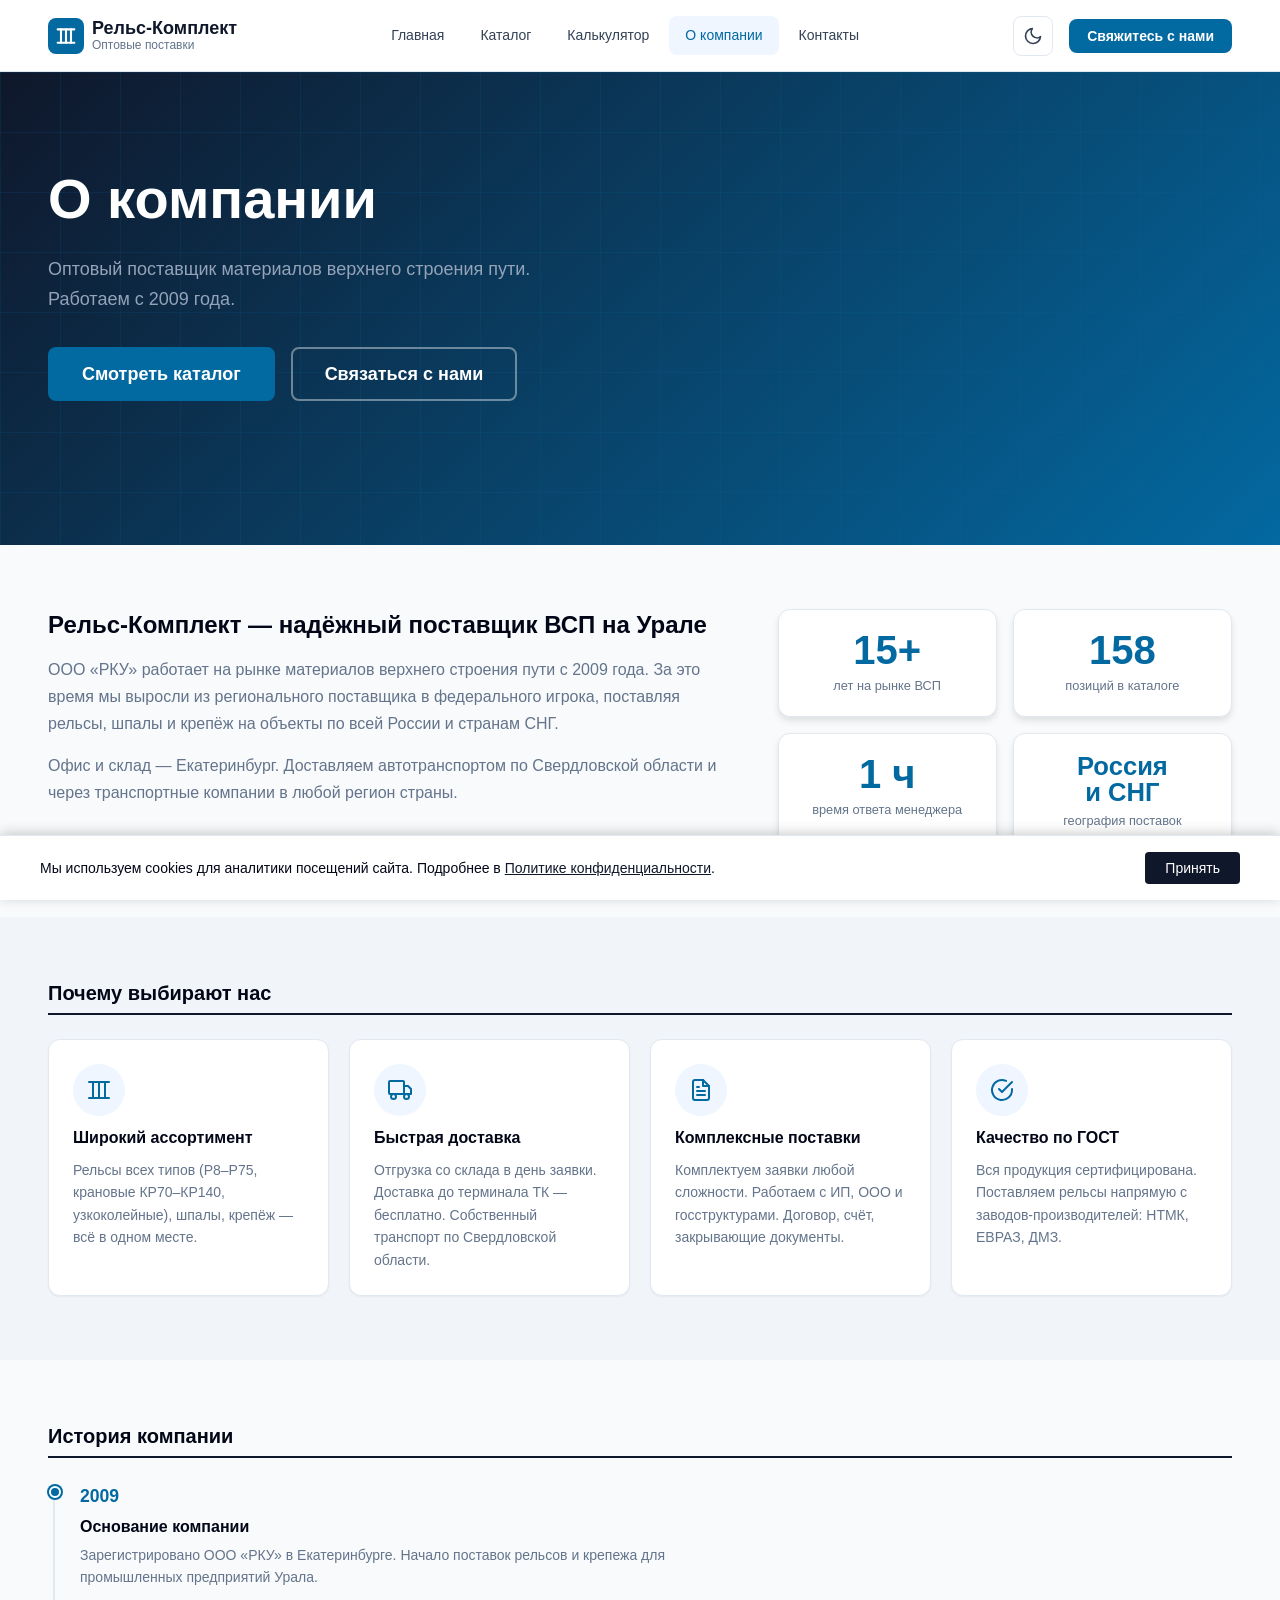
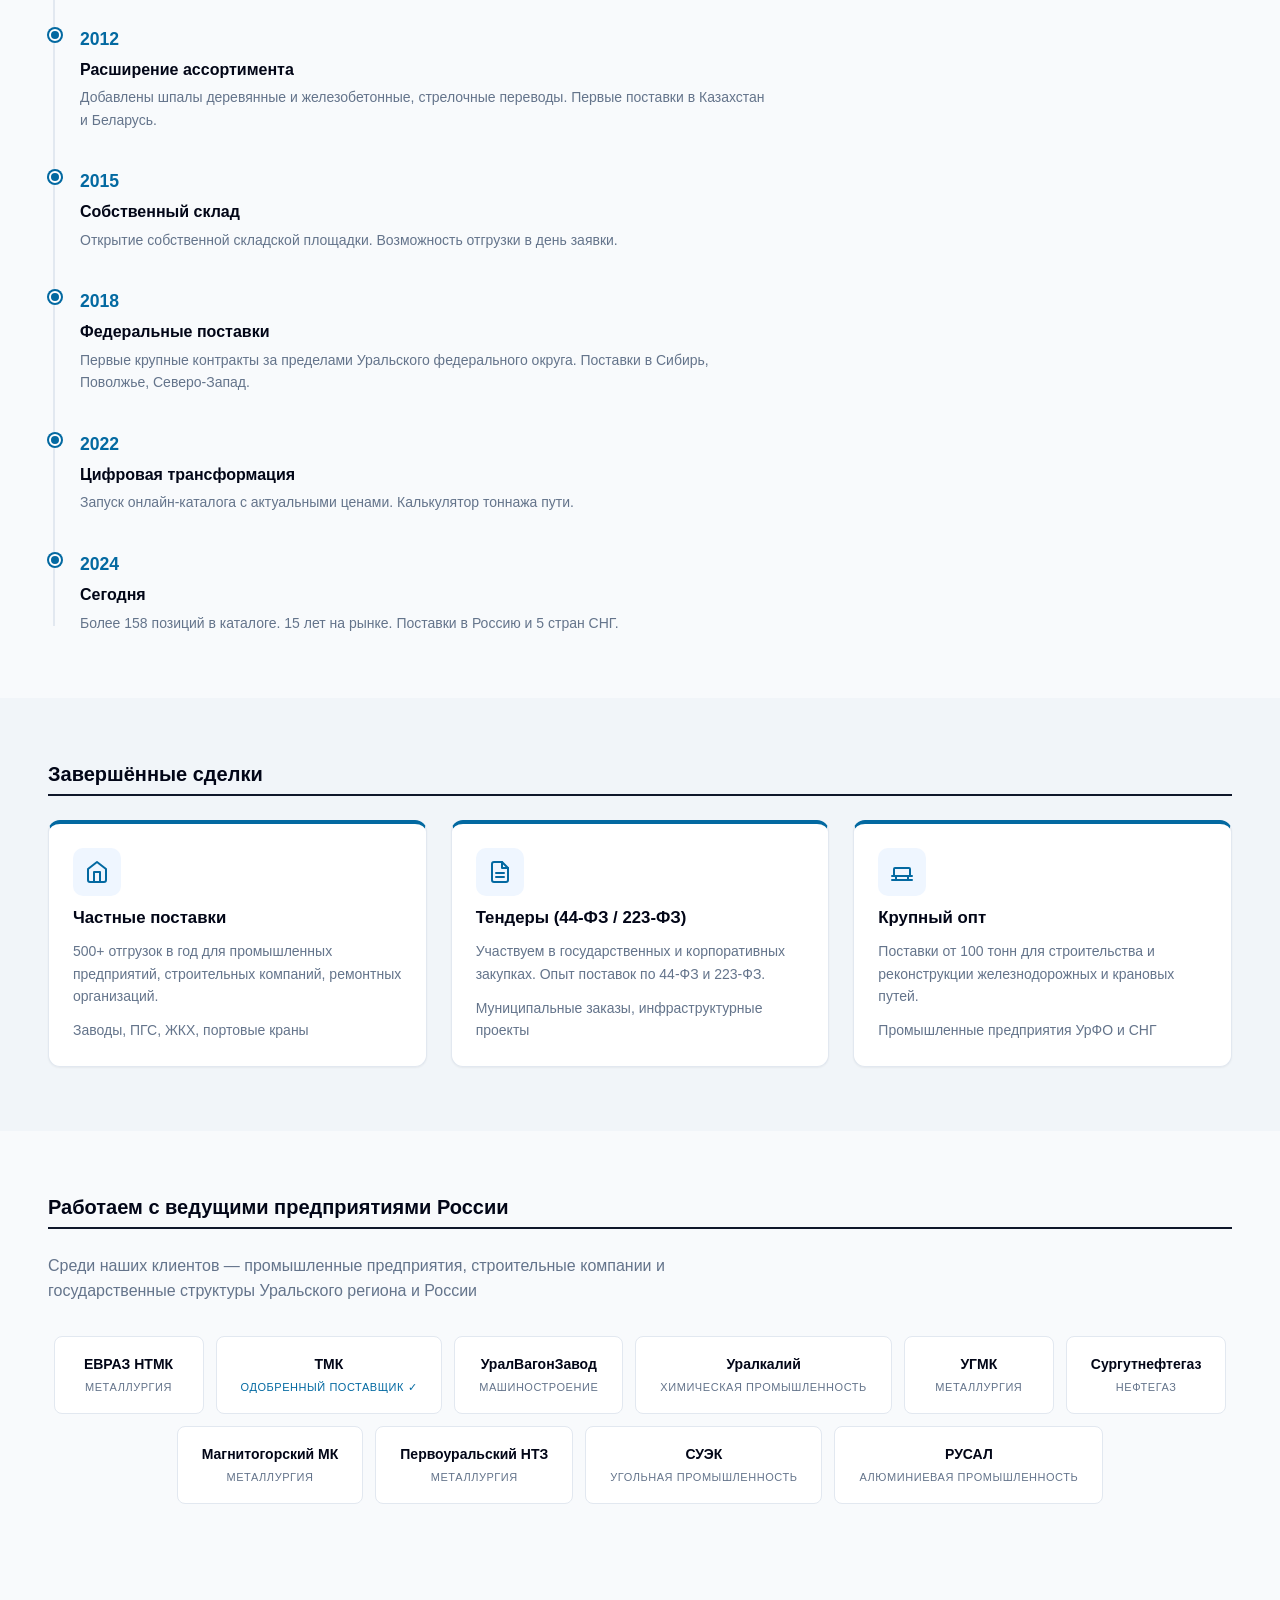
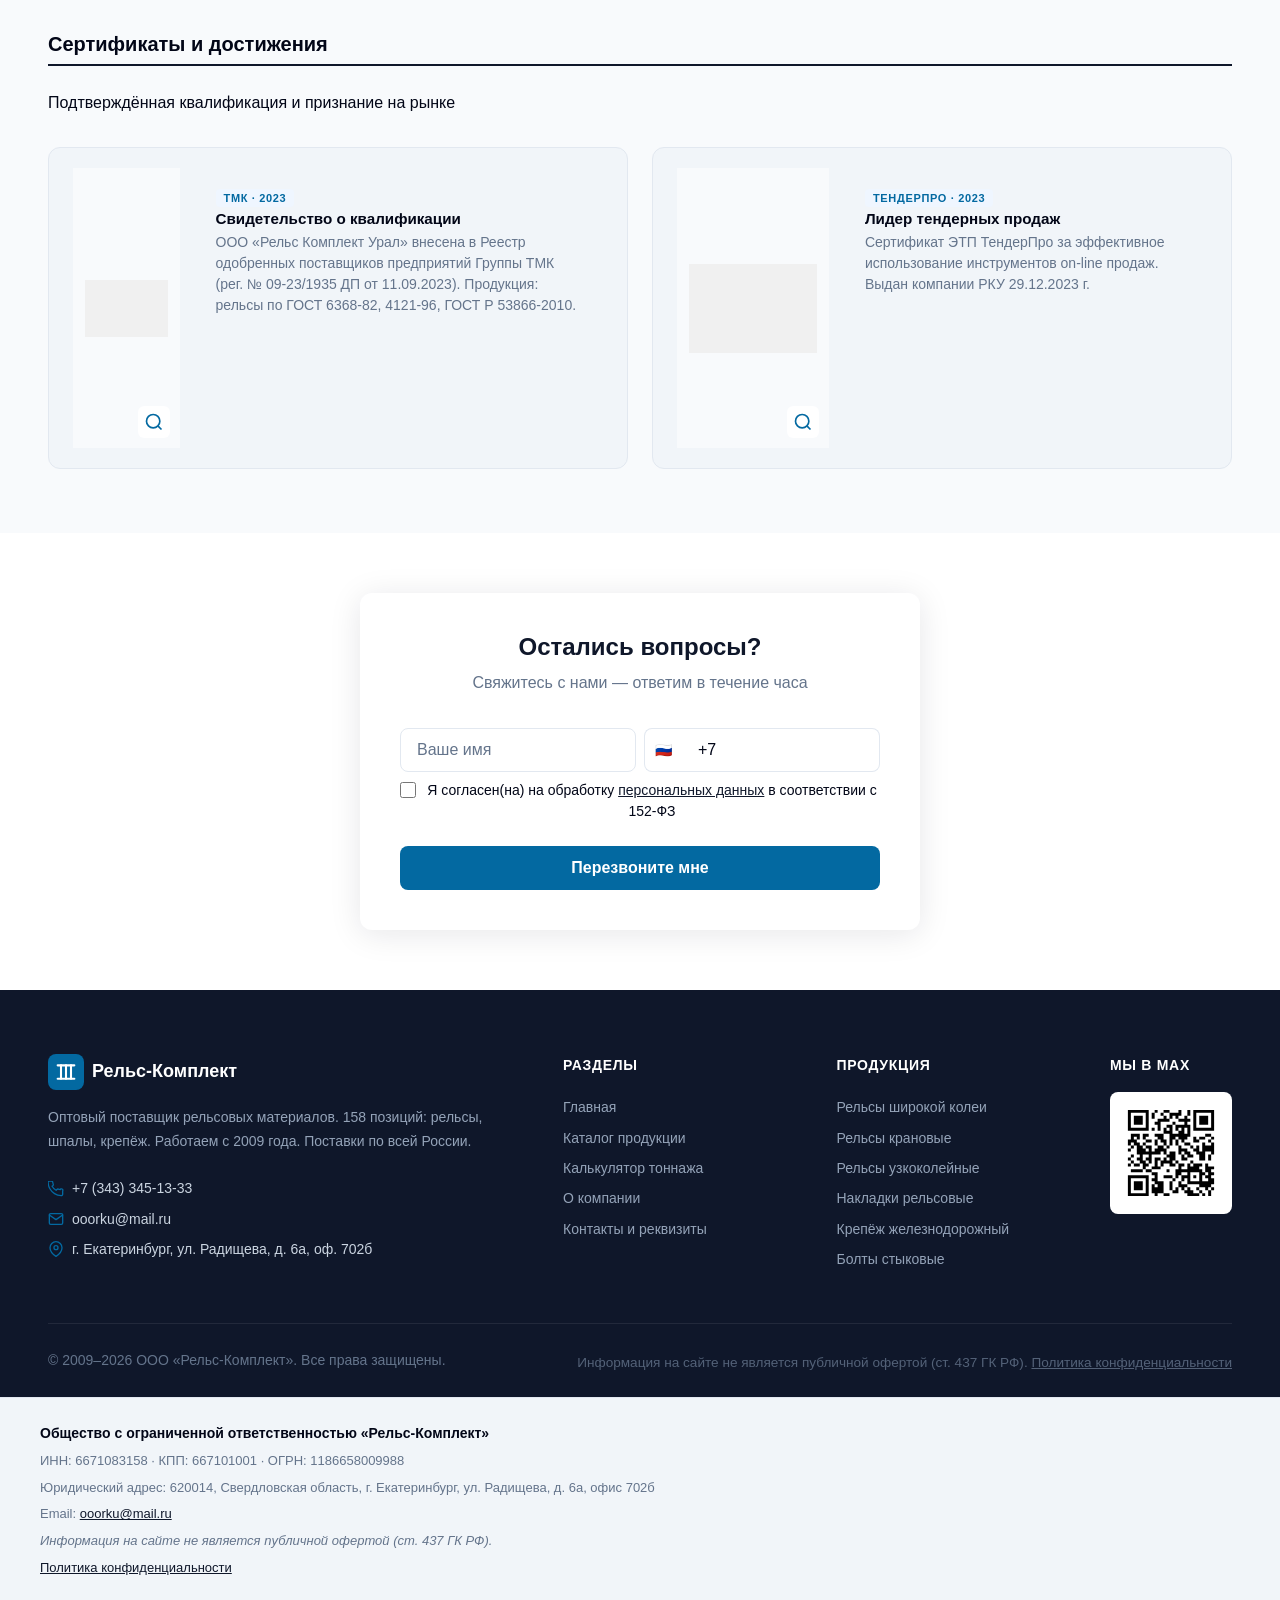
<file: about.html>
<!DOCTYPE html>
<html lang="ru">
<head>
  <script src="assets/js/theme-init.js"></script>
  <meta charset="UTF-8">
  <meta http-equiv="Content-Security-Policy" content="default-src 'self'; script-src 'self' https://cdnjs.cloudflare.com https://cdn.jsdelivr.net https://mc.yandex.ru https://top-fwz1.mail.ru https://smartcaptcha.yandexcloud.net; style-src 'self' 'unsafe-inline' https://fonts.googleapis.com; font-src 'self' https://fonts.gstatic.com; img-src 'self' data: https:; connect-src 'self' https://api.telegram.org https://api.emailjs.com https://mc.yandex.ru https://top-fwz1.mail.ru https://top.mail.ru https://smartcaptcha.yandexcloud.net; frame-src https://yandex.ru https://maps.yandex.ru https://mc.yandex.ru https://smartcaptcha.yandexcloud.net; base-uri 'self'; form-action 'self'">
  <meta name="viewport" content="width=device-width, initial-scale=1.0">
  <meta name="description" content="О компании Рельс-Комплект — оптовый поставщик материалов верхнего строения пути с 2009 года. История, партнёры, сертификаты.">
  <title>О компании — Рельс-Комплект</title>

  <!-- Open Graph -->
  <meta property="og:type" content="website">
  <meta property="og:site_name" content="Рельс-Комплект">
  <meta property="og:title" content="О компании — Рельс-Комплект">
  <meta property="og:description" content="Оптовый поставщик материалов верхнего строения пути с 2009 года. Рельсы, шпалы, крепёж. Поставки по России и СНГ.">
  <meta property="og:url" content="https://rels-komplekt.ru/about.html">

  <link rel="stylesheet" href="assets/css/style.css">
  <link rel="stylesheet" href="assets/css/components.css">
  <link rel="icon" type="image/svg+xml" href="data:image/svg+xml,<svg xmlns='http://www.w3.org/2000/svg' viewBox='0 0 32 32'><rect width='32' height='32' rx='6' fill='%230369A1'/><text y='22' x='6' font-size='20' fill='white' font-family='sans-serif' font-weight='bold'>Р</text></svg>">

  <style>
  /* ─── Стили страницы about.html ──────────────────────────────── */

  /* Секция «Кто мы» */
  .about-intro { display: grid; grid-template-columns: 3fr 2fr; gap: 48px; align-items: start; }
  @media (max-width: 768px) { .about-intro { grid-template-columns: 1fr; } }

  .about-intro__text h2 { font-size: 1.5rem; font-weight: 700; color: var(--color-text); margin-bottom: 16px; line-height: 1.3; }
  .about-intro__text p  { color: var(--color-text-muted); line-height: 1.7; margin-bottom: 14px; }

  /* Карточки-цифры 2×2 */
  .about-stats { display: grid; grid-template-columns: 1fr 1fr; gap: 16px; }
  .about-stat {
    background: var(--color-surface);
    border: 1px solid var(--color-border);
    border-radius: 12px;
    box-shadow: var(--shadow-md);
    padding: 20px 16px; text-align: center;
  }
  .about-stat__value { font-size: 2.5rem; font-weight: 800; color: var(--color-cta); line-height: 1; }
  .about-stat__label { font-size: 0.8rem; color: var(--color-text-muted); margin-top: 6px; }

  /* Карточки «Почему выбирают нас» */
  .about-features { display: grid; grid-template-columns: repeat(4, 1fr); gap: 20px; }
  @media (max-width: 1024px) { .about-features { grid-template-columns: repeat(2, 1fr); } }
  @media (max-width: 600px)  { .about-features { grid-template-columns: 1fr; } }

  .about-feature {
    background: var(--color-surface);
    border: 1px solid var(--color-border);
    border-radius: 12px;
    box-shadow: var(--shadow-sm);
    padding: 24px; display: flex; flex-direction: column; gap: 12px;
  }
  .about-feature__icon {
    width: 52px; height: 52px; border-radius: 50%;
    background: var(--color-tint-blue);
    display: flex; align-items: center; justify-content: center;
    color: var(--color-cta); flex-shrink: 0;
  }
  .about-feature h3 { font-size: 1rem; font-weight: 700; color: var(--color-text); margin: 0; }
  .about-feature p  { font-size: 0.875rem; color: var(--color-text-muted); margin: 0; line-height: 1.6; }

  /* Таймлайн */
  .timeline { position: relative; padding-left: 32px; }
  .timeline::before {
    content: ''; position: absolute; left: 5px; top: 8px;
    bottom: 8px; width: 2px; background: var(--color-border);
  }
  .timeline__item { position: relative; margin-bottom: 36px; }
  .timeline__item:last-child { margin-bottom: 0; }
  .timeline__dot {
    position: absolute; left: -31px; top: 4px;
    width: 12px; height: 12px; border-radius: 50%;
    background: var(--color-cta);
    border: 2px solid var(--color-surface);
    box-shadow: 0 0 0 2px var(--color-cta);
  }
  .timeline__year  { font-weight: 700; color: var(--color-cta); font-size: 1.1rem; margin-bottom: 4px; }
  .timeline__title { font-weight: 600; color: var(--color-text); margin-bottom: 4px; }
  .timeline__text  { font-size: 0.875rem; color: var(--color-text-muted); line-height: 1.6; margin: 0; }

  /* Секция «Завершённые сделки» */
  .about-deals { display: grid; grid-template-columns: repeat(3, 1fr); gap: 24px; }
  @media (max-width: 768px) { .about-deals { grid-template-columns: 1fr; } }

  .deal-card {
    background: var(--color-surface);
    border: 1px solid var(--color-border);
    border-radius: 12px;
    border-top: 4px solid var(--color-cta);
    box-shadow: var(--shadow-sm);
    padding: 24px; display: flex; flex-direction: column; gap: 12px;
  }
  .deal-card__icon {
    width: 48px; height: 48px; border-radius: 10px;
    background: var(--color-tint-blue);
    display: flex; align-items: center; justify-content: center;
    color: var(--color-cta);
  }
  .deal-card h3 { font-size: 1.05rem; font-weight: 700; color: var(--color-text); margin: 0; }
  .deal-card p  { font-size: 0.875rem; color: var(--color-text-muted); margin: 0; line-height: 1.6; }
  .deal-card__examples { font-size: 0.78rem; color: var(--color-text-subtle, #94A3B8); margin: 0; }

  /* Партнёры */
  .partners-grid { display: flex; flex-wrap: wrap; gap: 12px; justify-content: center; }
  .partner-logo {
    border: 1px solid var(--color-border);
    border-radius: 8px;
    padding: 16px 24px;
    background: var(--color-surface);
    display: flex; flex-direction: column; align-items: center; gap: 4px;
    min-width: 150px; transition: box-shadow 0.2s; cursor: default;
  }
  .partner-logo:hover { box-shadow: var(--shadow-md); }
  .partner-name { font-weight: 700; font-size: 14px; color: var(--color-text); text-align: center; }
  .partner-type { font-size: 11px; color: var(--color-text-muted); text-transform: uppercase; letter-spacing: 0.05em; }

  /* Сертификаты */
  .certs-list { display: flex; flex-direction: column; gap: 16px; }
  .cert-card {
    background: var(--color-surface-muted);
    border: 1px solid var(--color-border);
    border-radius: 12px;
    padding: 20px 24px; display: flex; align-items: flex-start; gap: 16px;
  }
  .cert-card__icon {
    width: 44px; height: 44px; border-radius: 10px;
    background: var(--color-tint-blue);
    display: flex; align-items: center; justify-content: center;
    color: var(--color-cta); flex-shrink: 0;
  }
  .cert-card h3 { font-size: 0.95rem; font-weight: 700; color: var(--color-text); margin: 0 0 4px; }
  .cert-card p  { font-size: 0.875rem; color: var(--color-text-muted); margin: 0; line-height: 1.5; }
  </style>
  <link rel="canonical" href="https://rels-komplekt.ru/about.html">
  <link rel="stylesheet" href="/assets/css/cookie-banner.css">
  <link rel="stylesheet" href="/assets/css/footer-legal.css">
</head>
<body>

  <!-- Шапка вставляется через loadComponents() из main.js -->
  <div id="header-placeholder"></div>

  <main id="main-content">

    <!-- ══════════════════════════════════════════════════════════
         1. HERO
    ══════════════════════════════════════════════════════════ -->
    <section class="hero" aria-labelledby="about-hero-title">
      <div class="container">
        <div class="hero__inner">
          <div class="hero__content">
            <h1 class="hero__title" id="about-hero-title">О компании</h1>
            <p class="hero__subtitle">
              Оптовый поставщик материалов верхнего строения пути.<br>
              Работаем с 2009 года.
            </p>
            <div class="hero__actions">
              <a href="catalog.html" class="btn btn-primary btn-lg">Смотреть каталог</a>
              <a href="contacts.html" class="btn btn-outline-white btn-lg">Связаться с нами</a>
            </div>
          </div>
        </div>
      </div>
    </section>

    <!-- ══════════════════════════════════════════════════════════
         2. КТО МЫ
    ══════════════════════════════════════════════════════════ -->
    <section class="section" aria-labelledby="about-who-title">
      <div class="container">
        <div class="about-intro">

          <!-- Левая колонка: текст -->
          <div class="about-intro__text">
            <h2 id="about-who-title">Рельс-Комплект — надёжный поставщик ВСП на Урале</h2>
            <p>ООО «РКУ» работает на рынке материалов верхнего строения пути с 2009 года.
            За это время мы выросли из регионального поставщика в федерального игрока,
            поставляя рельсы, шпалы и крепёж на объекты по всей России и странам СНГ.</p>
            <p>Офис и склад — Екатеринбург. Доставляем автотранспортом по Свердловской области
            и через транспортные компании в любой регион страны.</p>
          </div>

          <!-- Правая колонка: карточки-цифры 2×2 -->
          <div class="about-stats" role="list" aria-label="Ключевые показатели">
            <div class="about-stat" role="listitem">
              <div class="about-stat__value">15+</div>
              <div class="about-stat__label">лет на рынке ВСП</div>
            </div>
            <div class="about-stat" role="listitem">
              <div class="about-stat__value">158</div>
              <div class="about-stat__label">позиций в каталоге</div>
            </div>
            <div class="about-stat" role="listitem">
              <div class="about-stat__value">1 ч</div>
              <div class="about-stat__label">время ответа менеджера</div>
            </div>
            <div class="about-stat" role="listitem">
              <div class="about-stat__value" style="font-size:1.6rem;">Россия<br>и СНГ</div>
              <div class="about-stat__label">география поставок</div>
            </div>
          </div>

        </div>
      </div>
    </section>

    <!-- ══════════════════════════════════════════════════════════
         3. ПОЧЕМУ ВЫБИРАЮТ НАС
    ══════════════════════════════════════════════════════════ -->
    <section class="section section--muted" aria-labelledby="about-why-title">
      <div class="container">
        <h2 class="section-title" id="about-why-title">Почему выбирают нас</h2>

        <div class="about-features">

          <!-- Широкий ассортимент -->
          <div class="about-feature">
            <div class="about-feature__icon" aria-hidden="true">
              <svg width="24" height="24" viewBox="0 0 24 24" fill="none" stroke="currentColor" stroke-width="2" stroke-linecap="round" stroke-linejoin="round">
                <line x1="2" y1="20" x2="22" y2="20"/>
                <line x1="2" y1="4" x2="22" y2="4"/>
                <line x1="6" y1="4" x2="6" y2="20"/>
                <line x1="12" y1="4" x2="12" y2="20"/>
                <line x1="18" y1="4" x2="18" y2="20"/>
              </svg>
            </div>
            <h3>Широкий ассортимент</h3>
            <p>Рельсы всех типов (Р8–Р75, крановые КР70–КР140, узкоколейные),
            шпалы, крепёж — всё в одном месте.</p>
          </div>

          <!-- Быстрая доставка -->
          <div class="about-feature">
            <div class="about-feature__icon" aria-hidden="true">
              <svg width="24" height="24" viewBox="0 0 24 24" fill="none" stroke="currentColor" stroke-width="2" stroke-linecap="round" stroke-linejoin="round">
                <rect x="1" y="3" width="15" height="13" rx="1"/>
                <path d="M16 8h4l3 3v5h-7V8z"/>
                <circle cx="5.5" cy="18.5" r="2.5"/>
                <circle cx="18.5" cy="18.5" r="2.5"/>
              </svg>
            </div>
            <h3>Быстрая доставка</h3>
            <p>Отгрузка со склада в день заявки. Доставка до терминала ТК — бесплатно.
            Собственный транспорт по Свердловской области.</p>
          </div>

          <!-- Комплексные поставки -->
          <div class="about-feature">
            <div class="about-feature__icon" aria-hidden="true">
              <svg width="24" height="24" viewBox="0 0 24 24" fill="none" stroke="currentColor" stroke-width="2" stroke-linecap="round" stroke-linejoin="round">
                <path d="M14 2H6a2 2 0 00-2 2v16a2 2 0 002 2h12a2 2 0 002-2V8z"/>
                <polyline points="14 2 14 8 20 8"/>
                <line x1="16" y1="13" x2="8" y2="13"/>
                <line x1="16" y1="17" x2="8" y2="17"/>
                <polyline points="10 9 9 9 8 9"/>
              </svg>
            </div>
            <h3>Комплексные поставки</h3>
            <p>Комплектуем заявки любой сложности. Работаем с ИП, ООО и госструктурами.
            Договор, счёт, закрывающие документы.</p>
          </div>

          <!-- Качество по ГОСТ -->
          <div class="about-feature">
            <div class="about-feature__icon" aria-hidden="true">
              <svg width="24" height="24" viewBox="0 0 24 24" fill="none" stroke="currentColor" stroke-width="2" stroke-linecap="round" stroke-linejoin="round">
                <path d="M22 11.08V12a10 10 0 11-5.93-9.14"/>
                <polyline points="22 4 12 14.01 9 11.01"/>
              </svg>
            </div>
            <h3>Качество по ГОСТ</h3>
            <p>Вся продукция сертифицирована. Поставляем рельсы напрямую с заводов-производителей:
            НТМК, ЕВРАЗ, ДМЗ.</p>
          </div>

        </div>
      </div>
    </section>

    <!-- ══════════════════════════════════════════════════════════
         4. ИСТОРИЯ КОМПАНИИ — ТАЙМЛАЙН
    ══════════════════════════════════════════════════════════ -->
    <section class="section" aria-labelledby="about-history-title">
      <div class="container">
        <h2 class="section-title" id="about-history-title">История компании</h2>

        <div class="timeline" role="list" style="max-width: 720px;">

          <div class="timeline__item" role="listitem">
            <div class="timeline__dot" aria-hidden="true"></div>
            <div class="timeline__year">2009</div>
            <div class="timeline__title">Основание компании</div>
            <p class="timeline__text">Зарегистрировано ООО «РКУ» в Екатеринбурге. Начало поставок рельсов
            и крепежа для промышленных предприятий Урала.</p>
          </div>

          <div class="timeline__item" role="listitem">
            <div class="timeline__dot" aria-hidden="true"></div>
            <div class="timeline__year">2012</div>
            <div class="timeline__title">Расширение ассортимента</div>
            <p class="timeline__text">Добавлены шпалы деревянные и железобетонные, стрелочные переводы.
            Первые поставки в Казахстан и Беларусь.</p>
          </div>

          <div class="timeline__item" role="listitem">
            <div class="timeline__dot" aria-hidden="true"></div>
            <div class="timeline__year">2015</div>
            <div class="timeline__title">Собственный склад</div>
            <p class="timeline__text">Открытие собственной складской площадки. Возможность отгрузки в день заявки.</p>
          </div>

          <div class="timeline__item" role="listitem">
            <div class="timeline__dot" aria-hidden="true"></div>
            <div class="timeline__year">2018</div>
            <div class="timeline__title">Федеральные поставки</div>
            <p class="timeline__text">Первые крупные контракты за пределами Уральского федерального округа.
            Поставки в Сибирь, Поволжье, Северо-Запад.</p>
          </div>

          <div class="timeline__item" role="listitem">
            <div class="timeline__dot" aria-hidden="true"></div>
            <div class="timeline__year">2022</div>
            <div class="timeline__title">Цифровая трансформация</div>
            <p class="timeline__text">Запуск онлайн-каталога с актуальными ценами. Калькулятор тоннажа пути.</p>
          </div>

          <div class="timeline__item" role="listitem">
            <div class="timeline__dot" aria-hidden="true"></div>
            <div class="timeline__year">2024</div>
            <div class="timeline__title">Сегодня</div>
            <p class="timeline__text">Более 158 позиций в каталоге. 15 лет на рынке. Поставки в Россию и 5 стран СНГ.</p>
          </div>

        </div>
      </div>
    </section>

    <!-- ══════════════════════════════════════════════════════════
         5. ЗАВЕРШЁННЫЕ СДЕЛКИ
    ══════════════════════════════════════════════════════════ -->
    <section class="section section--muted" aria-labelledby="about-deals-title">
      <div class="container">
        <h2 class="section-title" id="about-deals-title">Завершённые сделки</h2>

        <div class="about-deals">

          <!-- Частные поставки -->
          <div class="deal-card">
            <div class="deal-card__icon" aria-hidden="true">
              <svg width="24" height="24" viewBox="0 0 24 24" fill="none" stroke="currentColor" stroke-width="2" stroke-linecap="round" stroke-linejoin="round">
                <path d="M3 9l9-7 9 7v11a2 2 0 01-2 2H5a2 2 0 01-2-2z"/>
                <polyline points="9 22 9 12 15 12 15 22"/>
              </svg>
            </div>
            <h3>Частные поставки</h3>
            <p>500+ отгрузок в год для промышленных предприятий,
            строительных компаний, ремонтных организаций.</p>
            <p class="deal-card__examples">Заводы, ПГС, ЖКХ, портовые краны</p>
          </div>

          <!-- Тендеры -->
          <div class="deal-card">
            <div class="deal-card__icon" aria-hidden="true">
              <svg width="24" height="24" viewBox="0 0 24 24" fill="none" stroke="currentColor" stroke-width="2" stroke-linecap="round" stroke-linejoin="round">
                <path d="M14 2H6a2 2 0 00-2 2v16a2 2 0 002 2h12a2 2 0 002-2V8z"/>
                <polyline points="14 2 14 8 20 8"/>
                <line x1="16" y1="13" x2="8" y2="13"/>
                <line x1="16" y1="17" x2="8" y2="17"/>
              </svg>
            </div>
            <h3>Тендеры (44-ФЗ / 223-ФЗ)</h3>
            <p>Участвуем в государственных и корпоративных закупках.
            Опыт поставок по 44-ФЗ и 223-ФЗ.</p>
            <p class="deal-card__examples">Муниципальные заказы, инфраструктурные проекты</p>
          </div>

          <!-- Крупный опт -->
          <div class="deal-card">
            <div class="deal-card__icon" aria-hidden="true">
              <svg width="24" height="24" viewBox="0 0 24 24" fill="none" stroke="currentColor" stroke-width="2" stroke-linecap="round" stroke-linejoin="round">
                <line x1="2" y1="20" x2="22" y2="20"/>
                <line x1="2" y1="16" x2="22" y2="16"/>
                <line x1="6" y1="16" x2="6" y2="20"/>
                <line x1="18" y1="16" x2="18" y2="20"/>
                <rect x="4" y="8" width="16" height="8" rx="1"/>
              </svg>
            </div>
            <h3>Крупный опт</h3>
            <p>Поставки от 100 тонн для строительства и реконструкции
            железнодорожных и крановых путей.</p>
            <p class="deal-card__examples">Промышленные предприятия УрФО и СНГ</p>
          </div>

        </div>
      </div>
    </section>

    <!-- ══════════════════════════════════════════════════════════
         6. НАШИ ПАРТНЁРЫ
    ══════════════════════════════════════════════════════════ -->
    <section class="section" aria-labelledby="about-partners-title">
      <div class="container">
        <h2 class="section-title" id="about-partners-title">Работаем с ведущими предприятиями России</h2>
        <p style="color:var(--color-text-muted); margin-bottom:32px; max-width:720px;">
          Среди наших клиентов — промышленные предприятия, строительные компании
          и государственные структуры Уральского региона и России
        </p>

        <!-- TODO: заменить на реальные логотипы клиента -->
        <div class="partners-grid" aria-label="Партнёры компании">

          <div class="partner-logo">
            <span class="partner-name">ЕВРАЗ НТМК</span>
            <span class="partner-type">Металлургия</span>
          </div>
          <div class="partner-logo partner-logo--verified">
            <span class="partner-name">ТМК</span>
            <span class="partner-type">Одобренный поставщик ✓</span>
          </div>
          <div class="partner-logo">
            <span class="partner-name">УралВагонЗавод</span>
            <span class="partner-type">Машиностроение</span>
          </div>
          <div class="partner-logo">
            <span class="partner-name">Уралкалий</span>
            <span class="partner-type">Химическая промышленность</span>
          </div>
          <div class="partner-logo">
            <span class="partner-name">УГМК</span>
            <span class="partner-type">Металлургия</span>
          </div>

          <div class="partner-logo">
            <span class="partner-name">Сургутнефтегаз</span>
            <span class="partner-type">Нефтегаз</span>
          </div>
          <div class="partner-logo">
            <span class="partner-name">Магнитогорский МК</span>
            <span class="partner-type">Металлургия</span>
          </div>
          <div class="partner-logo">
            <span class="partner-name">Первоуральский НТЗ</span>
            <span class="partner-type">Металлургия</span>
          </div>
          <div class="partner-logo">
            <span class="partner-name">СУЭК</span>
            <span class="partner-type">Угольная промышленность</span>
          </div>
          <div class="partner-logo">
            <span class="partner-name">РУСАЛ</span>
            <span class="partner-type">Алюминиевая промышленность</span>
          </div>

        </div>
      </div>
    </section>

    <!-- ══════════════════════════════════════════════════════════
         7. СЕРТИФИКАТЫ И ДОСТИЖЕНИЯ
    ══════════════════════════════════════════════════════════ -->
    <!-- TODO: заменить cert-tmk-2023.jpg и cert-tenderpro-2023.jpg на реальные файлы от клиента -->
    <section class="section section--alt" id="about-certs" aria-labelledby="about-certs-title">
      <div class="container">
        <h2 class="section-title" id="about-certs-title">Сертификаты и достижения</h2>
        <p class="section-subtitle">Подтверждённая квалификация и признание на рынке</p>
        <div class="certs-grid">

          <!-- Сертификат 1 -->
          <div class="cert-card">
            <a href="assets/img/certs/cert-tmk-2023.jpg" target="_blank" class="cert-card__img-wrap" aria-label="Открыть сертификат ТМК">
              <img src="assets/img/certs/cert-tmk-2023.jpg"
                   alt="Свидетельство о квалификации ТМК — Рельс-Комплект Урал"
                   class="cert-card__img" loading="lazy">
              <span class="cert-card__zoom" aria-hidden="true">
                <svg width="20" height="20" viewBox="0 0 24 24" fill="none" stroke="currentColor" stroke-width="2"><circle cx="11" cy="11" r="8"/><line x1="21" y1="21" x2="16.65" y2="16.65"/></svg>
              </span>
            </a>
            <div class="cert-card__body">
              <span class="cert-card__tag">ТМК · 2023</span>
              <h3 class="cert-card__title">Свидетельство о квалификации</h3>
              <p class="cert-card__desc">ООО «Рельс Комплект Урал» внесена в Реестр одобренных поставщиков предприятий Группы ТМК (рег. № 09-23/1935 ДП от 11.09.2023). Продукция: рельсы по ГОСТ 6368-82, 4121-96, ГОСТ Р 53866-2010.</p>
            </div>
          </div>

          <!-- Сертификат 2 -->
          <div class="cert-card">
            <a href="assets/img/certs/cert-tenderpro-2023.jpg" target="_blank" class="cert-card__img-wrap" aria-label="Открыть сертификат Лидер тендерных продаж">
              <img src="assets/img/certs/cert-tenderpro-2023.jpg"
                   alt="Сертификат Лидер тендерных продаж — РКУ 2023"
                   class="cert-card__img" loading="lazy">
              <span class="cert-card__zoom" aria-hidden="true">
                <svg width="20" height="20" viewBox="0 0 24 24" fill="none" stroke="currentColor" stroke-width="2"><circle cx="11" cy="11" r="8"/><line x1="21" y1="21" x2="16.65" y2="16.65"/></svg>
              </span>
            </a>
            <div class="cert-card__body">
              <span class="cert-card__tag">ТендерПро · 2023</span>
              <h3 class="cert-card__title">Лидер тендерных продаж</h3>
              <p class="cert-card__desc">Сертификат ЭТП ТендерПро за эффективное использование инструментов on-line продаж. Выдан компании РКУ 29.12.2023 г.</p>
            </div>
          </div>

        </div>
      </div>
    </section>

  </main>

  <!-- CTA и футер вставляются через loadComponents() из main.js -->
  <div id="cta-placeholder"></div>
  <div id="footer-placeholder"></div>

  <!-- Модальное окно вставляется через loadComponents() из main.js -->
  <div id="modal-placeholder"></div>

  <script src="assets/js/captcha-config.js"></script>
  <script src="assets/js/main.js"></script>
<script src="assets/js/tracker.js"></script>

<footer class="site-footer-legal">
  <div class="footer-company">
    <p class="company-full">Общество с ограниченной ответственностью «Рельс-Комплект»</p>
    <p class="company-ids">ИНН: 6671083158 · КПП: 667101001 · ОГРН: 1186658009988</p>
    <p class="company-address">Юридический адрес: 620014, Свердловская область, г. Екатеринбург, ул. Радищева, д. 6а, офис 702б</p>
    <p class="company-contact">Email: <a href="mailto:ooorku@mail.ru">ooorku@mail.ru</a></p>
    <p class="company-disclaimer">Информация на сайте не является публичной офертой (ст. 437 ГК РФ).</p>
    <p class="company-privacy"><a href="/privacy.html">Политика конфиденциальности</a></p>
  </div>
  <script type="application/ld+json"> {"@context": "https://schema.org", "@type": "Organization",
    "name": "Рельс-Комплект",
    "legalName": "Общество с ограниченной ответственностью «Рельс-Комплект»",
    "url": "https://rels-komplekt.ru",
    "email": "ooorku@mail.ru",
    "address": {
      "@type": "PostalAddress",
      "streetAddress": "ул. Радищева, д. 6а, офис 702б",
      "addressLocality": "Екатеринбург",
      "addressRegion": "Свердловская область",
      "postalCode": "620014",
      "addressCountry": "RU"
    },
    "taxID": "6671083158",
    "vatID": "6671083158"
  }
  </script>
</footer>
<script src="/assets/js/cookie-banner.js" defer></script>
</body>
</html>
</file>
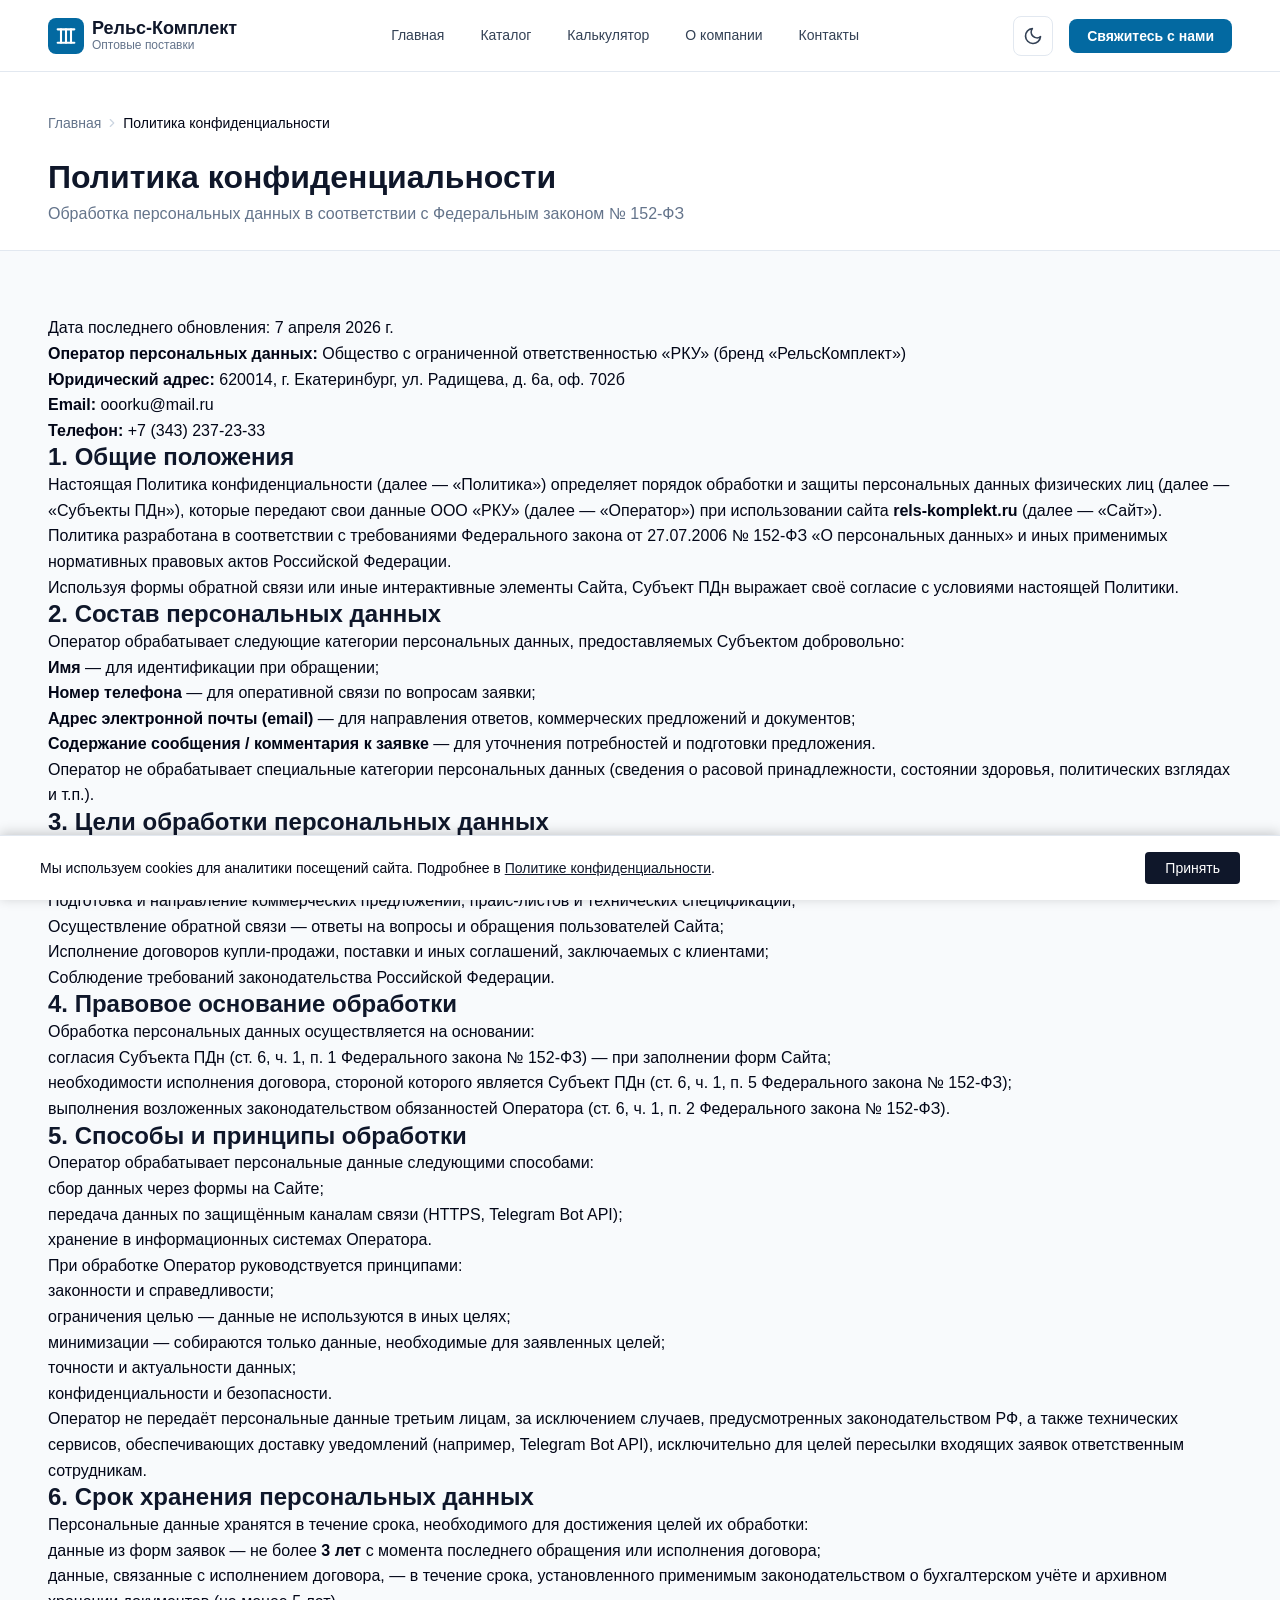
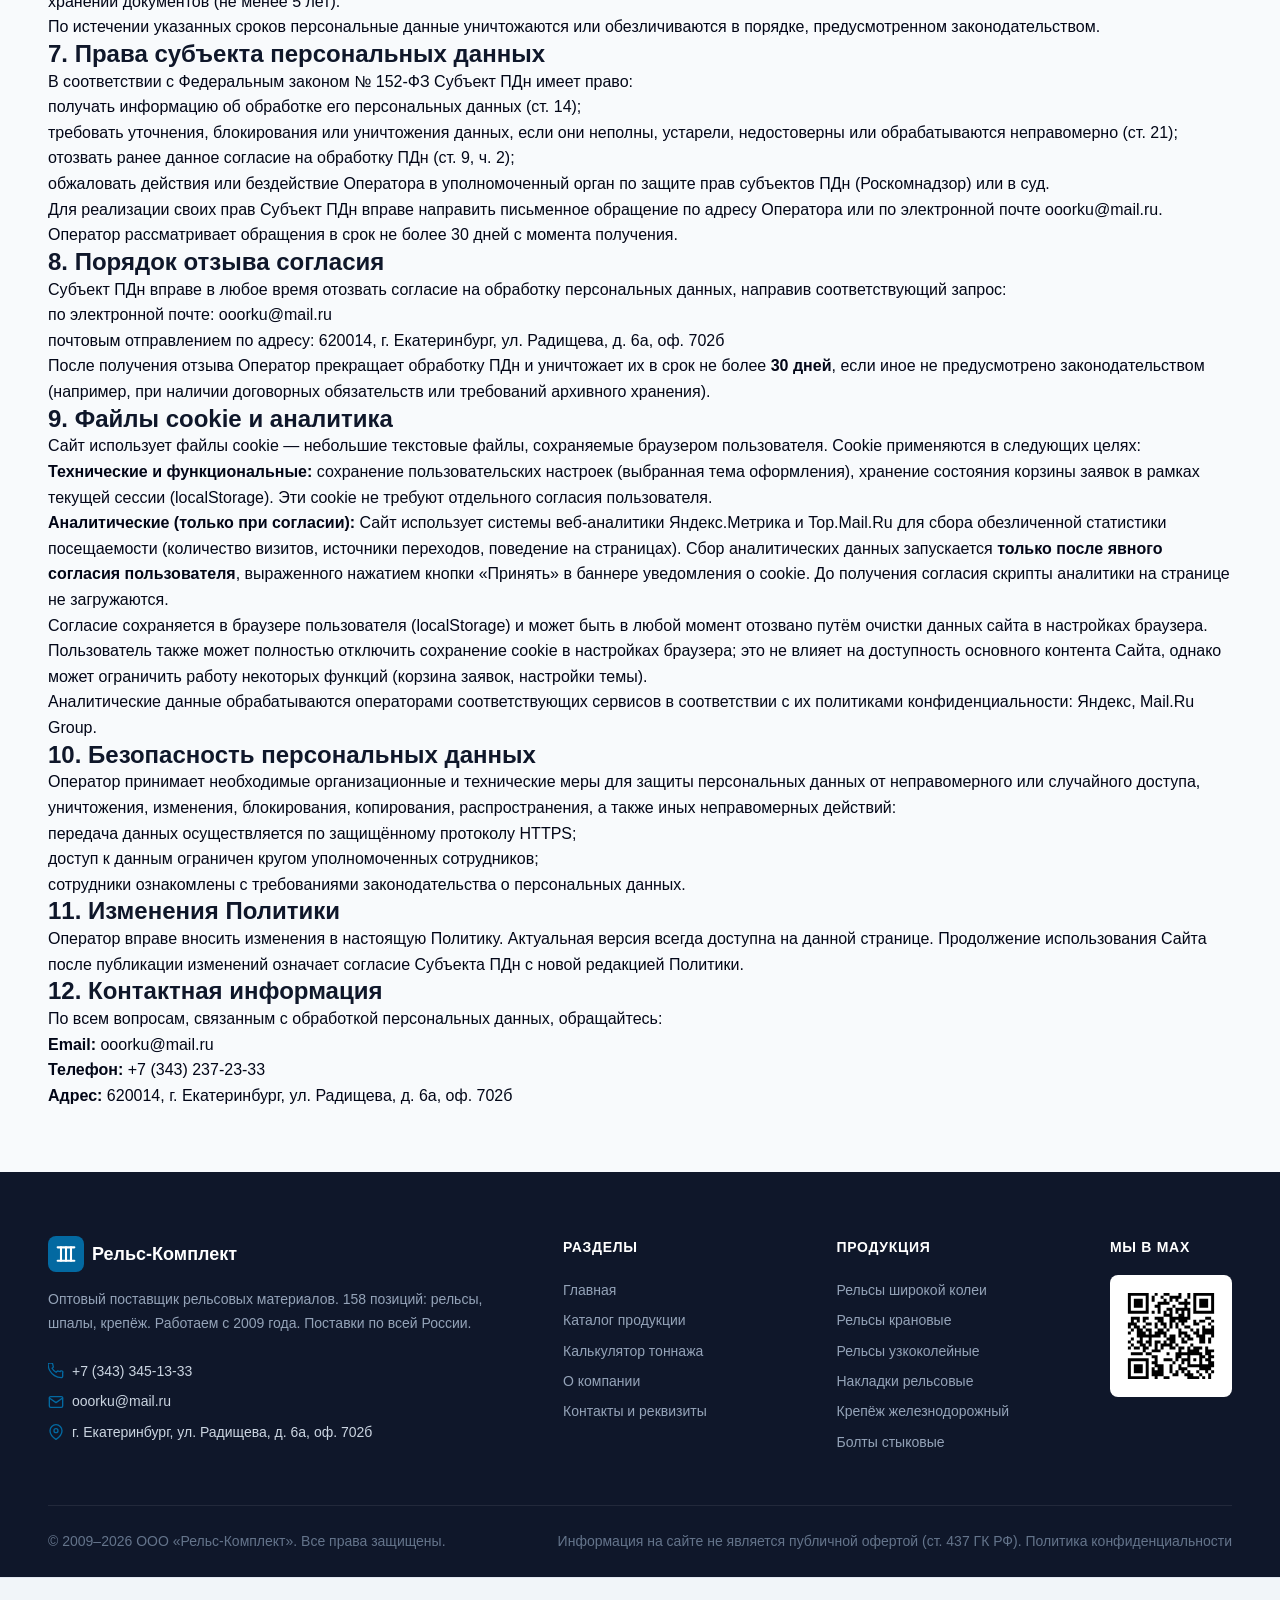
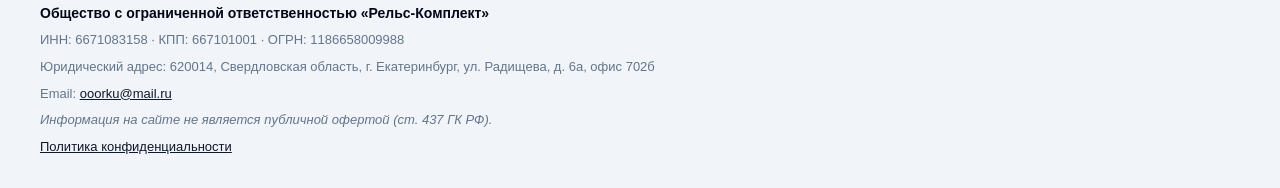
<file: privacy.html>
<!DOCTYPE html>
<html lang="ru">
<head>
  <script src="assets/js/theme-init.js"></script>
  <meta charset="UTF-8">
  <meta http-equiv="Content-Security-Policy" content="default-src 'self'; script-src 'self' https://cdnjs.cloudflare.com https://mc.yandex.ru https://top-fwz1.mail.ru https://smartcaptcha.yandexcloud.net; style-src 'self' https://fonts.googleapis.com; font-src 'self' https://fonts.gstatic.com; img-src 'self' data: https:; connect-src 'self' https://api.telegram.org https://mc.yandex.ru https://top-fwz1.mail.ru https://top.mail.ru https://smartcaptcha.yandexcloud.net; frame-src https://yandex.ru https://maps.yandex.ru https://mc.yandex.ru https://smartcaptcha.yandexcloud.net; base-uri 'self'; form-action 'self'">
  <meta name="viewport" content="width=device-width, initial-scale=1.0">
  <meta name="description" content="Политика конфиденциальности и обработка персональных данных ООО «РКУ» (Рельс-Комплект) в соответствии с 152-ФЗ.">
  <title>Политика конфиденциальности — Рельс-Комплект</title>

  <!-- Open Graph -->
  <meta property="og:type" content="website">
  <meta property="og:site_name" content="Рельс-Комплект">
  <meta property="og:title" content="Политика конфиденциальности — Рельс-Комплект">
  <meta property="og:description" content="Политика конфиденциальности и обработка персональных данных ООО «РКУ» (Рельс-Комплект).">
  <meta property="og:url" content="https://rels-komplekt.ru/privacy.html">

  <link rel="stylesheet" href="assets/css/style.css">
  <link rel="stylesheet" href="assets/css/components.css">
  <link rel="icon" type="image/svg+xml" href="data:image/svg+xml,<svg xmlns='http://www.w3.org/2000/svg' viewBox='0 0 32 32'><rect width='32' height='32' rx='6' fill='%230369A1'/><text y='22' x='6' font-size='20' fill='white' font-family='sans-serif' font-weight='bold'>Р</text></svg>">

  <style>
    .privacy-content {
      max-width: 800px;
      margin: 0 auto;
    }
    .privacy-content h2 {
      font-size: var(--font-size-xl);
      font-weight: 700;
      color: var(--color-primary);
      margin: var(--space-2xl) 0 var(--space-md);
      padding-bottom: var(--space-xs);
      border-bottom: 2px solid var(--color-border);
    }
    .privacy-content h2:first-child {
      margin-top: 0;
    }
    .privacy-content h3 {
      font-size: var(--font-size-lg);
      font-weight: 600;
      color: var(--color-text);
      margin: var(--space-xl) 0 var(--space-sm);
    }
    .privacy-content p {
      color: var(--color-text-secondary);
      line-height: 1.75;
      margin-bottom: var(--space-md);
    }
    .privacy-content ul,
    .privacy-content ol {
      color: var(--color-text-secondary);
      line-height: 1.75;
      margin-bottom: var(--space-md);
      padding-left: var(--space-xl);
    }
    .privacy-content li {
      margin-bottom: var(--space-xs);
    }
    .privacy-content .privacy-operator {
      background: var(--color-surface);
      border: 1px solid var(--color-border);
      border-radius: var(--radius-md);
      padding: var(--space-lg);
      margin-bottom: var(--space-xl);
    }
    .privacy-content .privacy-operator p {
      margin-bottom: var(--space-xs);
    }
    .privacy-content .privacy-operator p:last-child {
      margin-bottom: 0;
    }
    .privacy-content .privacy-updated {
      font-size: var(--font-size-sm);
      color: var(--color-text-muted);
      margin-bottom: var(--space-xl);
    }
  </style>
  <link rel="canonical" href="https://rels-komplekt.ru/privacy.html">
  <link rel="stylesheet" href="/assets/css/cookie-banner.css">
  <link rel="stylesheet" href="/assets/css/footer-legal.css">
</head>
<body>

  <!-- Шапка вставляется через loadComponents() из main.js -->
  <div id="header-placeholder"></div>

  <main id="main-content">

    <!-- ═══ ЗАГОЛОВОК СТРАНИЦЫ ═══════════════════════════════════ -->
    <div class="calc-page-header">
      <div class="container">
        <nav class="breadcrumbs" aria-label="Хлебные крошки">
          <a href="index.html" class="breadcrumbs__item">Главная</a>
          <span class="breadcrumbs__sep" aria-hidden="true">
            <svg width="14" height="14" viewBox="0 0 24 24" fill="none" stroke="currentColor" stroke-width="2" stroke-linecap="round" stroke-linejoin="round"><polyline points="9 18 15 12 9 6"/></svg>
          </span>
          <span class="breadcrumbs__item active" aria-current="page">Политика конфиденциальности</span>
        </nav>
        <h1 class="calc-page-header__title">Политика конфиденциальности</h1>
        <p class="calc-page-header__sub">Обработка персональных данных в соответствии с Федеральным законом № 152-ФЗ</p>
      </div>
    </div>

    <!-- ═══ СОДЕРЖАНИЕ ════════════════════════════════════════════ -->
    <section class="section">
      <div class="container">
        <div class="privacy-content">

          <p class="privacy-updated">Дата последнего обновления: 7 апреля 2026 г.</p>

          <!-- Оператор -->
          <div class="privacy-operator">
            <p><strong>Оператор персональных данных:</strong> Общество с ограниченной ответственностью «РКУ» (бренд «РельсКомплект»)</p>
            <p><strong>Юридический адрес:</strong> 620014, г. Екатеринбург, ул. Радищева, д. 6а, оф. 702б</p>
            <p><strong>Email:</strong> <a href="mailto:ooorku@mail.ru">ooorku@mail.ru</a></p>
            <p><strong>Телефон:</strong> <a href="tel:+73432372333">+7 (343) 237-23-33</a></p>
          </div>

          <!-- 1 -->
          <h2>1. Общие положения</h2>
          <p>
            Настоящая Политика конфиденциальности (далее — «Политика») определяет порядок обработки и защиты персональных
            данных физических лиц (далее — «Субъекты ПДн»), которые передают свои данные ООО «РКУ»
            (далее — «Оператор») при использовании сайта <strong>rels-komplekt.ru</strong> (далее — «Сайт»).
          </p>
          <p>
            Политика разработана в соответствии с требованиями Федерального закона от 27.07.2006 № 152-ФЗ
            «О персональных данных» и иных применимых нормативных правовых актов Российской Федерации.
          </p>
          <p>
            Используя формы обратной связи или иные интерактивные элементы Сайта, Субъект ПДн выражает
            своё согласие с условиями настоящей Политики.
          </p>

          <!-- 2 -->
          <h2>2. Состав персональных данных</h2>
          <p>Оператор обрабатывает следующие категории персональных данных, предоставляемых Субъектом добровольно:</p>
          <ul>
            <li><strong>Имя</strong> — для идентификации при обращении;</li>
            <li><strong>Номер телефона</strong> — для оперативной связи по вопросам заявки;</li>
            <li><strong>Адрес электронной почты (email)</strong> — для направления ответов, коммерческих предложений и документов;</li>
            <li><strong>Содержание сообщения / комментария к заявке</strong> — для уточнения потребностей и подготовки предложения.</li>
          </ul>
          <p>
            Оператор не обрабатывает специальные категории персональных данных (сведения о расовой принадлежности,
            состоянии здоровья, политических взглядах и т.п.).
          </p>

          <!-- 3 -->
          <h2>3. Цели обработки персональных данных</h2>
          <p>Персональные данные обрабатываются исключительно в следующих целях:</p>
          <ol>
            <li>Обработка входящих заявок на поставку рельсовых материалов и сопутствующей продукции;</li>
            <li>Подготовка и направление коммерческих предложений, прайс-листов и технических спецификаций;</li>
            <li>Осуществление обратной связи — ответы на вопросы и обращения пользователей Сайта;</li>
            <li>Исполнение договоров купли-продажи, поставки и иных соглашений, заключаемых с клиентами;</li>
            <li>Соблюдение требований законодательства Российской Федерации.</li>
          </ol>

          <!-- 4 -->
          <h2>4. Правовое основание обработки</h2>
          <p>Обработка персональных данных осуществляется на основании:</p>
          <ul>
            <li>согласия Субъекта ПДн (ст. 6, ч. 1, п. 1 Федерального закона № 152-ФЗ) — при заполнении форм Сайта;</li>
            <li>необходимости исполнения договора, стороной которого является Субъект ПДн (ст. 6, ч. 1, п. 5 Федерального закона № 152-ФЗ);</li>
            <li>выполнения возложенных законодательством обязанностей Оператора (ст. 6, ч. 1, п. 2 Федерального закона № 152-ФЗ).</li>
          </ul>

          <!-- 5 -->
          <h2>5. Способы и принципы обработки</h2>
          <p>Оператор обрабатывает персональные данные следующими способами:</p>
          <ul>
            <li>сбор данных через формы на Сайте;</li>
            <li>передача данных по защищённым каналам связи (HTTPS, Telegram Bot API);</li>
            <li>хранение в информационных системах Оператора.</li>
          </ul>
          <p>При обработке Оператор руководствуется принципами:</p>
          <ul>
            <li>законности и справедливости;</li>
            <li>ограничения целью — данные не используются в иных целях;</li>
            <li>минимизации — собираются только данные, необходимые для заявленных целей;</li>
            <li>точности и актуальности данных;</li>
            <li>конфиденциальности и безопасности.</li>
          </ul>
          <p>
            Оператор не передаёт персональные данные третьим лицам, за исключением случаев,
            предусмотренных законодательством РФ, а также технических сервисов, обеспечивающих
            доставку уведомлений (например, Telegram Bot API), исключительно для целей пересылки
            входящих заявок ответственным сотрудникам.
          </p>

          <!-- 6 -->
          <h2>6. Срок хранения персональных данных</h2>
          <p>
            Персональные данные хранятся в течение срока, необходимого для достижения целей их обработки:
          </p>
          <ul>
            <li>данные из форм заявок — не более <strong>3 лет</strong> с момента последнего обращения или исполнения договора;</li>
            <li>данные, связанные с исполнением договора, — в течение срока, установленного применимым законодательством о бухгалтерском учёте и архивном хранении документов (не менее 5 лет).</li>
          </ul>
          <p>
            По истечении указанных сроков персональные данные уничтожаются или обезличиваются в порядке,
            предусмотренном законодательством.
          </p>

          <!-- 7 -->
          <h2>7. Права субъекта персональных данных</h2>
          <p>В соответствии с Федеральным законом № 152-ФЗ Субъект ПДн имеет право:</p>
          <ul>
            <li>получать информацию об обработке его персональных данных (ст. 14);</li>
            <li>требовать уточнения, блокирования или уничтожения данных, если они неполны, устарели, недостоверны или обрабатываются неправомерно (ст. 21);</li>
            <li>отозвать ранее данное согласие на обработку ПДн (ст. 9, ч. 2);</li>
            <li>обжаловать действия или бездействие Оператора в уполномоченный орган по защите прав субъектов ПДн (Роскомнадзор) или в суд.</li>
          </ul>
          <p>
            Для реализации своих прав Субъект ПДн вправе направить письменное обращение по адресу Оператора
            или по электронной почте <a href="mailto:ooorku@mail.ru">ooorku@mail.ru</a>.
            Оператор рассматривает обращения в срок не более 30 дней с момента получения.
          </p>

          <!-- 8 -->
          <h2>8. Порядок отзыва согласия</h2>
          <p>
            Субъект ПДн вправе в любое время отозвать согласие на обработку персональных данных, направив
            соответствующий запрос:
          </p>
          <ul>
            <li>по электронной почте: <a href="mailto:ooorku@mail.ru">ooorku@mail.ru</a></li>
            <li>почтовым отправлением по адресу: 620014, г. Екатеринбург, ул. Радищева, д. 6а, оф. 702б</li>
          </ul>
          <p>
            После получения отзыва Оператор прекращает обработку ПДн и уничтожает их в срок не более
            <strong>30 дней</strong>, если иное не предусмотрено законодательством (например, при наличии
            договорных обязательств или требований архивного хранения).
          </p>

          <!-- 9 -->
          <h2>9. Файлы cookie и аналитика</h2>
          <p>
            Сайт использует файлы cookie — небольшие текстовые файлы, сохраняемые браузером пользователя.
            Cookie применяются в следующих целях:
          </p>
          <ul>
            <li><strong>Технические и функциональные:</strong> сохранение пользовательских настроек
              (выбранная тема оформления), хранение состояния корзины заявок в рамках текущей сессии
              (localStorage). Эти cookie не требуют отдельного согласия пользователя.</li>
            <li><strong>Аналитические (только при согласии):</strong> Сайт использует системы
              веб-аналитики Яндекс.Метрика и Top.Mail.Ru для сбора обезличенной статистики посещаемости
              (количество визитов, источники переходов, поведение на страницах). Сбор аналитических данных
              запускается <strong>только после явного согласия пользователя</strong>, выраженного нажатием кнопки
              «Принять» в баннере уведомления о cookie. До получения согласия скрипты аналитики
              на странице не загружаются.</li>
          </ul>
          <p>
            Согласие сохраняется в браузере пользователя (localStorage) и может быть в любой момент
            отозвано путём очистки данных сайта в настройках браузера. Пользователь также может полностью
            отключить сохранение cookie в настройках браузера; это не влияет на доступность основного
            контента Сайта, однако может ограничить работу некоторых функций (корзина заявок, настройки темы).
          </p>
          <p>
            Аналитические данные обрабатываются операторами соответствующих сервисов в соответствии с их
            политиками конфиденциальности: <a href="https://yandex.ru/legal/confidential/" target="_blank" rel="noopener">Яндекс</a>,
            <a href="https://help.mail.ru/legal/terms/top/privacy" target="_blank" rel="noopener">Mail.Ru Group</a>.
          </p>

          <!-- 10 -->
          <h2>10. Безопасность персональных данных</h2>
          <p>
            Оператор принимает необходимые организационные и технические меры для защиты персональных данных
            от неправомерного или случайного доступа, уничтожения, изменения, блокирования, копирования,
            распространения, а также иных неправомерных действий:
          </p>
          <ul>
            <li>передача данных осуществляется по защищённому протоколу HTTPS;</li>
            <li>доступ к данным ограничен кругом уполномоченных сотрудников;</li>
            <li>сотрудники ознакомлены с требованиями законодательства о персональных данных.</li>
          </ul>

          <!-- 11 -->
          <h2>11. Изменения Политики</h2>
          <p>
            Оператор вправе вносить изменения в настоящую Политику. Актуальная версия всегда доступна
            на данной странице. Продолжение использования Сайта после публикации изменений означает
            согласие Субъекта ПДн с новой редакцией Политики.
          </p>

          <!-- 12 -->
          <h2>12. Контактная информация</h2>
          <p>По всем вопросам, связанным с обработкой персональных данных, обращайтесь:</p>
          <ul>
            <li><strong>Email:</strong> <a href="mailto:ooorku@mail.ru">ooorku@mail.ru</a></li>
            <li><strong>Телефон:</strong> <a href="tel:+73432372333">+7 (343) 237-23-33</a></li>
            <li><strong>Адрес:</strong> 620014, г. Екатеринбург, ул. Радищева, д. 6а, оф. 702б</li>
          </ul>

        </div>
      </div>
    </section>

  </main>

  <!-- Футер вставляется через loadComponents() из main.js -->
  <div id="footer-placeholder"></div>

  <!-- Модальное окно вставляется через loadComponents() из main.js -->
  <div id="modal-placeholder"></div>

  <script src="assets/js/captcha-config.js"></script>
  <script src="assets/js/main.js"></script>
<script src="assets/js/tracker.js"></script>

<footer class="site-footer-legal">
  <div class="footer-company">
    <p class="company-full">Общество с ограниченной ответственностью «Рельс-Комплект»</p>
    <p class="company-ids">ИНН: 6671083158 · КПП: 667101001 · ОГРН: 1186658009988</p>
    <p class="company-address">Юридический адрес: 620014, Свердловская область, г. Екатеринбург, ул. Радищева, д. 6а, офис 702б</p>
    <p class="company-contact">Email: <a href="mailto:ooorku@mail.ru">ooorku@mail.ru</a></p>
    <p class="company-disclaimer">Информация на сайте не является публичной офертой (ст. 437 ГК РФ).</p>
    <p class="company-privacy"><a href="/privacy.html">Политика конфиденциальности</a></p>
  </div>
  <script type="application/ld+json"> {"@context": "https://schema.org", "@type": "Organization",
    "name": "Рельс-Комплект",
    "legalName": "Общество с ограниченной ответственностью «Рельс-Комплект»",
    "url": "https://rels-komplekt.ru",
    "email": "ooorku@mail.ru",
    "address": {
      "@type": "PostalAddress",
      "streetAddress": "ул. Радищева, д. 6а, офис 702б",
      "addressLocality": "Екатеринбург",
      "addressRegion": "Свердловская область",
      "postalCode": "620014",
      "addressCountry": "RU"
    },
    "taxID": "6671083158",
    "vatID": "6671083158"
  }
  </script>
</footer>
<script src="/assets/js/cookie-banner.js" defer></script>
</body>
</html>
</file>
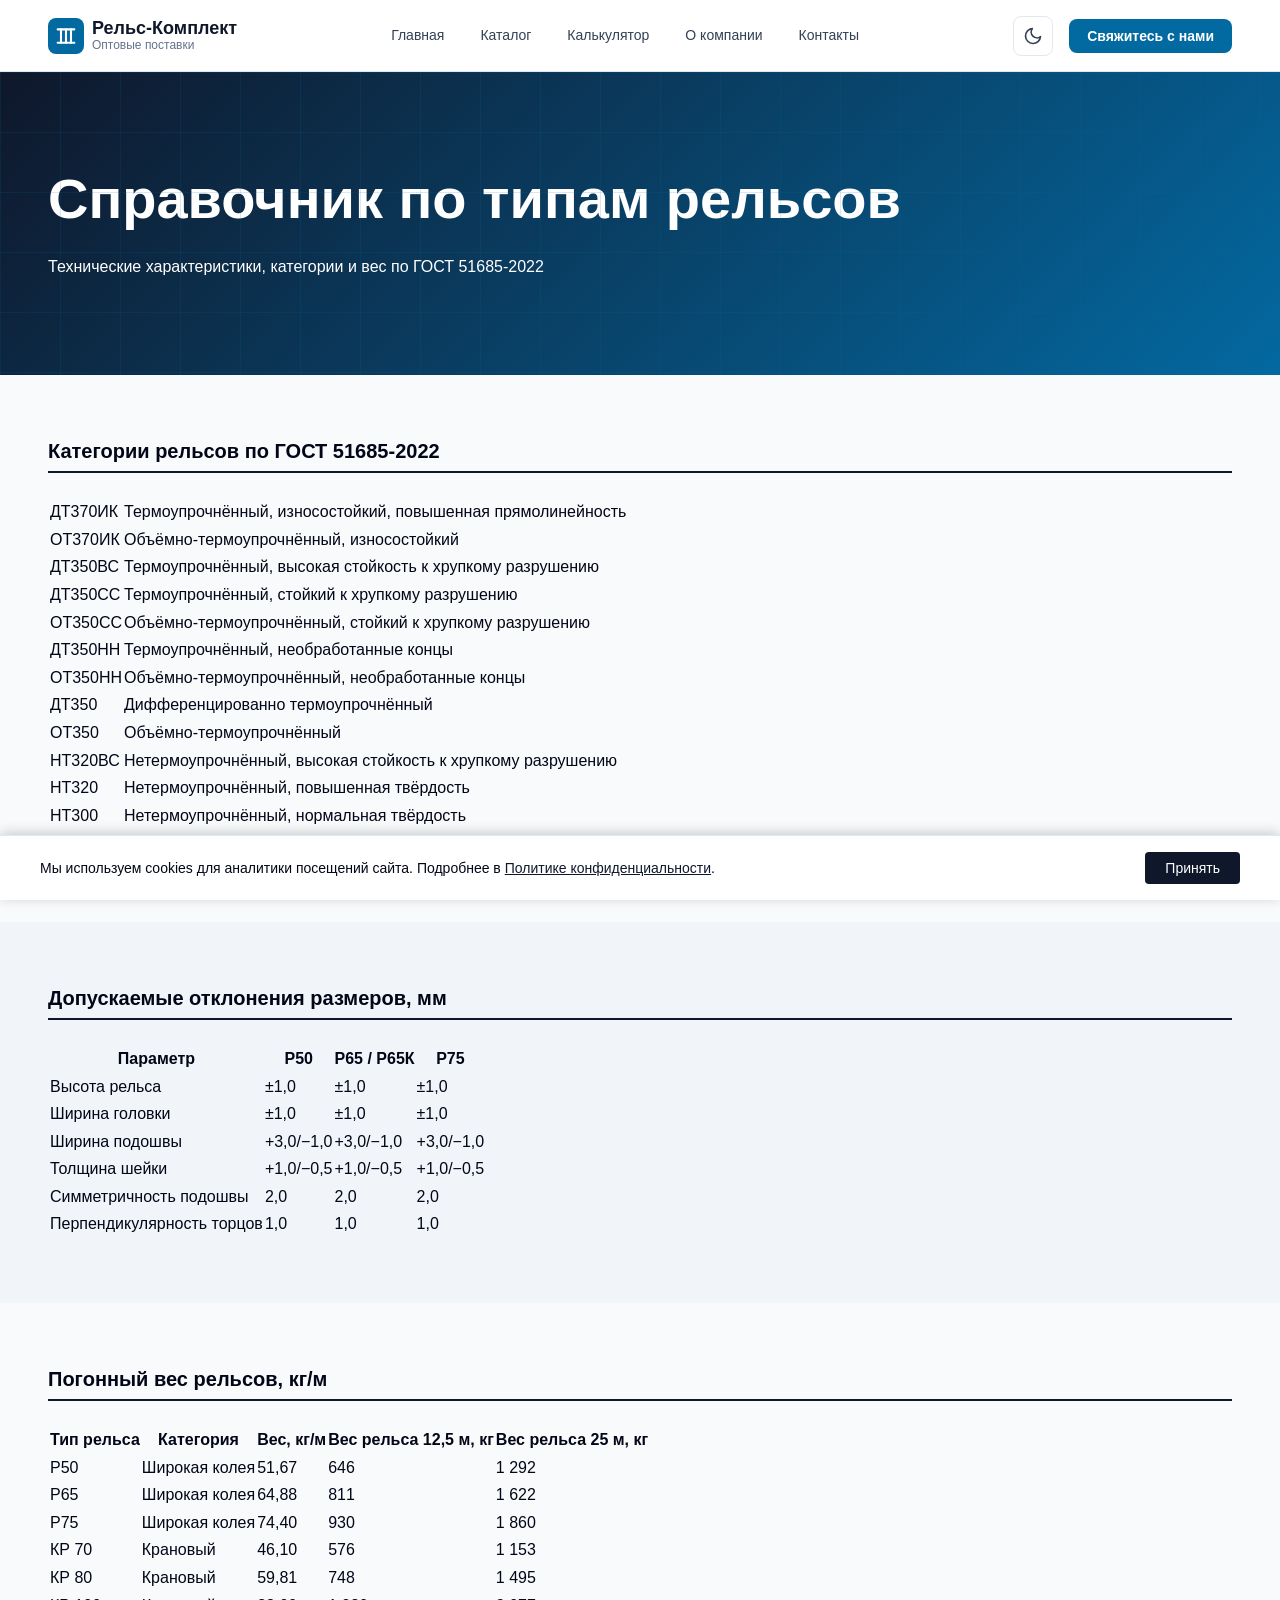
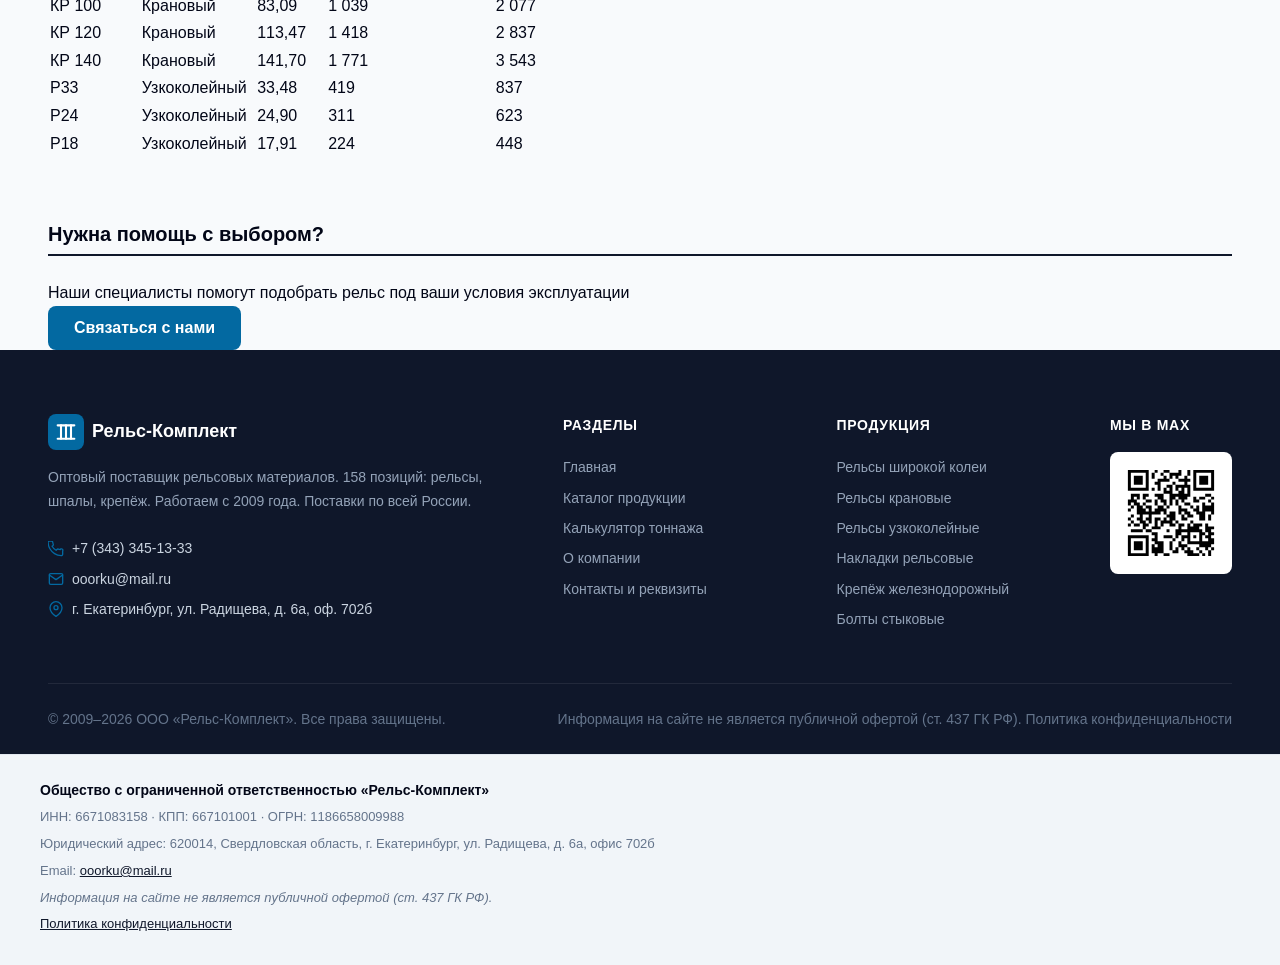
<file: rails-reference.html>
<!DOCTYPE html>
<html lang="ru">
<head>
  <script src="assets/js/theme-init.js"></script>
  <meta charset="UTF-8">
  <meta http-equiv="Content-Security-Policy" content="default-src 'self'; script-src 'self' https://cdnjs.cloudflare.com https://mc.yandex.ru https://top-fwz1.mail.ru https://smartcaptcha.yandexcloud.net; style-src 'self' https://fonts.googleapis.com; font-src 'self' https://fonts.gstatic.com; img-src 'self' data: https:; connect-src 'self' https://api.telegram.org https://mc.yandex.ru https://top-fwz1.mail.ru https://top.mail.ru https://smartcaptcha.yandexcloud.net; frame-src https://yandex.ru https://maps.yandex.ru https://mc.yandex.ru https://smartcaptcha.yandexcloud.net; base-uri 'self'; form-action 'self'">
  <meta name="viewport" content="width=device-width, initial-scale=1.0">
  <meta name="description" content="Справочник по типам рельсов: категории по ГОСТ 51685-2022, допускаемые отклонения размеров, погонный вес. Рельс-Комплект.">
  <title>Справочник по типам рельсов — Рельс-Комплект</title>

  <!-- Open Graph -->
  <meta property="og:type" content="website">
  <meta property="og:site_name" content="Рельс-Комплект">
  <meta property="og:title" content="Справочник по типам рельсов — Рельс-Комплект">
  <meta property="og:description" content="Справочник по типам рельсов: категории по ГОСТ 51685-2022, допускаемые отклонения размеров, погонный вес.">
  <meta property="og:url" content="https://rels-komplekt.ru/rails-reference.html">

  <link rel="stylesheet" href="assets/css/style.css">
  <link rel="stylesheet" href="assets/css/components.css">
  <link rel="icon" type="image/svg+xml" href="data:image/svg+xml,<svg xmlns='http://www.w3.org/2000/svg' viewBox='0 0 32 32'><rect width='32' height='32' rx='6' fill='%230369A1'/><text y='22' x='6' font-size='20' fill='white' font-family='sans-serif' font-weight='bold'>Р</text></svg>">

  <!-- Hover-эффект для строк таблицы (hover нельзя задать инлайн) -->
  <style>
    .trow:hover td { background: #EFF6FF !important; }

    /* ── Стили таблицы погонного веса ── */
    .guide-table td:nth-child(2) {
      color: #64748B;
      font-size: 13px;
    }
    .guide-table td:nth-child(3),
    .guide-table td:nth-child(4),
    .guide-table td:nth-child(5) {
      text-align: right;
      font-variant-numeric: tabular-nums;
    }

    /* ── Dark theme overrides ── */
    [data-theme="dark"] body {
      background: #0D1117;
      color: #E6EDF3;
    }

    [data-theme="dark"] .guide-section h2 {
      color: #E6EDF3;
      border-bottom-color: #2F81F7;
    }

    [data-theme="dark"] .table-wrap {
      border-color: #30363D;
      border-radius: 8px;
    }

    /* Заголовок таблицы — оставить тёмным синим, он уже хорошо выглядит */
    [data-theme="dark"] .guide-table thead tr {
      background: #0A2463 !important;
    }
    [data-theme="dark"] .guide-table thead th {
      color: #fff !important;
    }

    /* Тело таблицы — светлый текст */
    [data-theme="dark"] .guide-table tbody td {
      color: #E6EDF3 !important;
      border-bottom-color: #30363D !important;
    }

    /* Нечётные строки — чуть темнее поверхности */
    [data-theme="dark"] .guide-table tbody tr:nth-child(odd) td {
      background: #161B22 !important;
    }

    /* Чётные строки — совсем чуть светлее */
    [data-theme="dark"] .guide-table tbody tr:nth-child(even) td {
      background: #1C2128 !important;
    }

    /* Hover строки */
    [data-theme="dark"] .guide-table tbody tr:hover td {
      background: rgba(47, 129, 247, 0.08) !important;
    }

    /* Первая колонка — полужирный, слегка ярче */
    [data-theme="dark"] .guide-table tbody td:first-child {
      color: #E6EDF3 !important;
      font-weight: 600;
    }

    /* CTA-секция внизу если есть */
    [data-theme="dark"] .guide-cta,
    [data-theme="dark"] .cta-section {
      background: #161B22;
      border-color: #30363D;
    }
    [data-theme="dark"] .guide-cta h2,
    [data-theme="dark"] .guide-cta p {
      color: #E6EDF3;
    }

    /* Таблицы страницы — inline-стили перекрываются через trow */
    [data-theme="dark"] .trow td {
      background: #161B22 !important;
      color: #E6EDF3 !important;
      border-bottom-color: #30363D !important;
    }
    [data-theme="dark"] .trow:nth-child(even) td {
      background: #1C2128 !important;
    }
    [data-theme="dark"] .trow:hover td {
      background: rgba(47, 129, 247, 0.08) !important;
    }

    /* Обёртка таблицы */
    [data-theme="dark"] div[style*="border:1px solid #E2E8F0"] {
      border-color: #30363D !important;
    }

    /* Колонка "Категория" — приглушённый текст */
    [data-theme="dark"] .guide-table td:nth-child(2) {
      color: #8B949E;
      font-size: 13px;
    }
    /* Числовые колонки — выравнивание по правому краю */
    [data-theme="dark"] .guide-table td:nth-child(3),
    [data-theme="dark"] .guide-table td:nth-child(4),
    [data-theme="dark"] .guide-table td:nth-child(5) {
      text-align: right;
      font-variant-numeric: tabular-nums;
    }
  </style>
  <link rel="canonical" href="https://rels-komplekt.ru/rails-reference.html">
  <link rel="stylesheet" href="/assets/css/cookie-banner.css">
  <link rel="stylesheet" href="/assets/css/footer-legal.css">
</head>
<body>

  <!-- ═══════════════════════════════════════════════════════════
       ШАПКА
  ═══════════════════════════════════════════════════════════ -->
  <div id="header-placeholder"></div>

  <!-- ═══════════════════════════════════════════════════════════
       ГЛАВНЫЙ КОНТЕНТ
  ═══════════════════════════════════════════════════════════ -->
  <main id="main-content">

    <!-- ── Герой ──────────────────────────────────────────────── -->
    <section class="hero hero--sm">
      <div class="container">
        <h1 class="hero__title">Справочник по типам рельсов</h1>
        <p class="hero__sub">Технические характеристики, категории и вес по ГОСТ 51685-2022</p>
      </div>
    </section>

    <!-- ══════════════════════════════════════════════════════════
         1. КАТЕГОРИИ РЕЛЬСОВ ПО ГОСТ 51685-2022
    ══════════════════════════════════════════════════════════ -->
    <section class="section">
      <div class="container">

        <h2 class="section-title">Категории рельсов по ГОСТ 51685-2022</h2>

        <div style="border:1px solid #E2E8F0;border-radius:8px;overflow:hidden;overflow-x:auto;">
          <table style="width:100%;border-collapse:collapse;font-size:13.5px;" aria-label="Категории рельсов по ГОСТ 51685-2022">
            <tbody>
        <tr class="trow"><td style="background:#F8FAFC;padding:10px 16px;color:#020617;font-weight:600;border-bottom:1px solid #E2E8F0;">ДТ370ИК</td><td style="background:#F8FAFC;padding:10px 16px;color:#020617;border-bottom:1px solid #E2E8F0;">Термоупрочнённый, износостойкий, повышенная прямолинейность</td></tr>
        <tr class="trow"><td style="background:#ffffff;padding:10px 16px;color:#020617;font-weight:600;border-bottom:1px solid #E2E8F0;">ОТ370ИК</td><td style="background:#ffffff;padding:10px 16px;color:#020617;border-bottom:1px solid #E2E8F0;">Объёмно-термоупрочнённый, износостойкий</td></tr>
        <tr class="trow"><td style="background:#F8FAFC;padding:10px 16px;color:#020617;font-weight:600;border-bottom:1px solid #E2E8F0;">ДТ350ВС</td><td style="background:#F8FAFC;padding:10px 16px;color:#020617;border-bottom:1px solid #E2E8F0;">Термоупрочнённый, высокая стойкость к хрупкому разрушению</td></tr>
        <tr class="trow"><td style="background:#ffffff;padding:10px 16px;color:#020617;font-weight:600;border-bottom:1px solid #E2E8F0;">ДТ350СС</td><td style="background:#ffffff;padding:10px 16px;color:#020617;border-bottom:1px solid #E2E8F0;">Термоупрочнённый, стойкий к хрупкому разрушению</td></tr>
        <tr class="trow"><td style="background:#F8FAFC;padding:10px 16px;color:#020617;font-weight:600;border-bottom:1px solid #E2E8F0;">ОТ350СС</td><td style="background:#F8FAFC;padding:10px 16px;color:#020617;border-bottom:1px solid #E2E8F0;">Объёмно-термоупрочнённый, стойкий к хрупкому разрушению</td></tr>
        <tr class="trow"><td style="background:#ffffff;padding:10px 16px;color:#020617;font-weight:600;border-bottom:1px solid #E2E8F0;">ДТ350НН</td><td style="background:#ffffff;padding:10px 16px;color:#020617;border-bottom:1px solid #E2E8F0;">Термоупрочнённый, необработанные концы</td></tr>
        <tr class="trow"><td style="background:#F8FAFC;padding:10px 16px;color:#020617;font-weight:600;border-bottom:1px solid #E2E8F0;">ОТ350НН</td><td style="background:#F8FAFC;padding:10px 16px;color:#020617;border-bottom:1px solid #E2E8F0;">Объёмно-термоупрочнённый, необработанные концы</td></tr>
        <tr class="trow"><td style="background:#ffffff;padding:10px 16px;color:#020617;font-weight:600;border-bottom:1px solid #E2E8F0;">ДТ350</td><td style="background:#ffffff;padding:10px 16px;color:#020617;border-bottom:1px solid #E2E8F0;">Дифференцированно термоупрочнённый</td></tr>
        <tr class="trow"><td style="background:#F8FAFC;padding:10px 16px;color:#020617;font-weight:600;border-bottom:1px solid #E2E8F0;">ОТ350</td><td style="background:#F8FAFC;padding:10px 16px;color:#020617;border-bottom:1px solid #E2E8F0;">Объёмно-термоупрочнённый</td></tr>
        <tr class="trow"><td style="background:#ffffff;padding:10px 16px;color:#020617;font-weight:600;border-bottom:1px solid #E2E8F0;">НТ320ВС</td><td style="background:#ffffff;padding:10px 16px;color:#020617;border-bottom:1px solid #E2E8F0;">Нетермоупрочнённый, высокая стойкость к хрупкому разрушению</td></tr>
        <tr class="trow"><td style="background:#F8FAFC;padding:10px 16px;color:#020617;font-weight:600;border-bottom:1px solid #E2E8F0;">НТ320</td><td style="background:#F8FAFC;padding:10px 16px;color:#020617;border-bottom:1px solid #E2E8F0;">Нетермоупрочнённый, повышенная твёрдость</td></tr>
        <tr class="trow"><td style="background:#ffffff;padding:10px 16px;color:#020617;font-weight:600;border-bottom:1px solid #E2E8F0;">НТ300</td><td style="background:#ffffff;padding:10px 16px;color:#020617;border-bottom:1px solid #E2E8F0;">Нетермоупрочнённый, нормальная твёрдость</td></tr>
        <tr class="trow"><td style="background:#F8FAFC;padding:10px 16px;color:#020617;font-weight:600;border-bottom:1px solid #E2E8F0 border-bottom:none;;">НТ260</td><td style="background:#F8FAFC;padding:10px 16px;color:#020617;border-bottom:1px solid #E2E8F0 border-bottom:none;;">Нетермоупрочнённый, пониженная твёрдость</td></tr>
            </tbody>
          </table>
        </div>

      </div>
    </section>

    <!-- ══════════════════════════════════════════════════════════
         2. ДОПУСКАЕМЫЕ ОТКЛОНЕНИЯ РАЗМЕРОВ
    ══════════════════════════════════════════════════════════ -->
    <section class="section section--muted">
      <div class="container">

        <h2 class="section-title">Допускаемые отклонения размеров, мм</h2>

        <div style="border:1px solid #E2E8F0;border-radius:8px;overflow:hidden;overflow-x:auto;">
          <table style="width:100%;border-collapse:collapse;font-size:13.5px;" aria-label="Допускаемые отклонения размеров">
      <thead>
        <tr>
          <th style="background:#0A2463;color:#fff;font-weight:600;font-size:12px;text-transform:uppercase;letter-spacing:.04em;padding:10px 16px;text-align:left;white-space:nowrap;">Параметр</th>
          <th style="background:#0A2463;color:#fff;font-weight:600;font-size:12px;text-transform:uppercase;letter-spacing:.04em;padding:10px 16px;text-align:left;white-space:nowrap;">Р50</th>
          <th style="background:#0A2463;color:#fff;font-weight:600;font-size:12px;text-transform:uppercase;letter-spacing:.04em;padding:10px 16px;text-align:left;white-space:nowrap;">Р65 / Р65К</th>
          <th style="background:#0A2463;color:#fff;font-weight:600;font-size:12px;text-transform:uppercase;letter-spacing:.04em;padding:10px 16px;text-align:left;white-space:nowrap;">Р75</th>
        </tr>
      </thead>
      <tbody>
        <tr class="trow"><td style="background:#F8FAFC;padding:10px 16px;color:#020617;border-bottom:1px solid #E2E8F0;font-weight:600;">Высота рельса</td><td style="background:#F8FAFC;padding:10px 16px;color:#020617;border-bottom:1px solid #E2E8F0;">±1,0</td><td style="background:#F8FAFC;padding:10px 16px;color:#020617;border-bottom:1px solid #E2E8F0;">±1,0</td><td style="background:#F8FAFC;padding:10px 16px;color:#020617;border-bottom:1px solid #E2E8F0;">±1,0</td></tr>
        <tr class="trow"><td style="background:#ffffff;padding:10px 16px;color:#020617;border-bottom:1px solid #E2E8F0;font-weight:600;">Ширина головки</td><td style="background:#ffffff;padding:10px 16px;color:#020617;border-bottom:1px solid #E2E8F0;">±1,0</td><td style="background:#ffffff;padding:10px 16px;color:#020617;border-bottom:1px solid #E2E8F0;">±1,0</td><td style="background:#ffffff;padding:10px 16px;color:#020617;border-bottom:1px solid #E2E8F0;">±1,0</td></tr>
        <tr class="trow"><td style="background:#F8FAFC;padding:10px 16px;color:#020617;border-bottom:1px solid #E2E8F0;font-weight:600;">Ширина подошвы</td><td style="background:#F8FAFC;padding:10px 16px;color:#020617;border-bottom:1px solid #E2E8F0;">+3,0/−1,0</td><td style="background:#F8FAFC;padding:10px 16px;color:#020617;border-bottom:1px solid #E2E8F0;">+3,0/−1,0</td><td style="background:#F8FAFC;padding:10px 16px;color:#020617;border-bottom:1px solid #E2E8F0;">+3,0/−1,0</td></tr>
        <tr class="trow"><td style="background:#ffffff;padding:10px 16px;color:#020617;border-bottom:1px solid #E2E8F0;font-weight:600;">Толщина шейки</td><td style="background:#ffffff;padding:10px 16px;color:#020617;border-bottom:1px solid #E2E8F0;">+1,0/−0,5</td><td style="background:#ffffff;padding:10px 16px;color:#020617;border-bottom:1px solid #E2E8F0;">+1,0/−0,5</td><td style="background:#ffffff;padding:10px 16px;color:#020617;border-bottom:1px solid #E2E8F0;">+1,0/−0,5</td></tr>
        <tr class="trow"><td style="background:#F8FAFC;padding:10px 16px;color:#020617;border-bottom:1px solid #E2E8F0;font-weight:600;">Симметричность подошвы</td><td style="background:#F8FAFC;padding:10px 16px;color:#020617;border-bottom:1px solid #E2E8F0;">2,0</td><td style="background:#F8FAFC;padding:10px 16px;color:#020617;border-bottom:1px solid #E2E8F0;">2,0</td><td style="background:#F8FAFC;padding:10px 16px;color:#020617;border-bottom:1px solid #E2E8F0;">2,0</td></tr>
        <tr class="trow"><td style="background:#ffffff;padding:10px 16px;color:#020617;border-bottom:1px solid #E2E8F0 border-bottom:none;;font-weight:600;">Перпендикулярность торцов</td><td style="background:#ffffff;padding:10px 16px;color:#020617;border-bottom:1px solid #E2E8F0 border-bottom:none;;">1,0</td><td style="background:#ffffff;padding:10px 16px;color:#020617;border-bottom:1px solid #E2E8F0 border-bottom:none;;">1,0</td><td style="background:#ffffff;padding:10px 16px;color:#020617;border-bottom:1px solid #E2E8F0 border-bottom:none;;">1,0</td></tr>
      </tbody>
          </table>
        </div>

      </div>
    </section>

    <!-- ══════════════════════════════════════════════════════════
         3. ПОГОННЫЙ ВЕС РЕЛЬСОВ
    ══════════════════════════════════════════════════════════ -->
    <section class="section">
      <div class="container">

        <h2 class="section-title">Погонный вес рельсов, кг/м</h2>

        <div class="table-wrap">
          <table class="guide-table" aria-label="Погонный вес рельсов">
            <thead>
              <tr>
                <th>Тип рельса</th>
                <th>Категория</th>
                <th>Вес, кг/м</th>
                <th>Вес рельса 12,5 м, кг</th>
                <th>Вес рельса 25 м, кг</th>
              </tr>
            </thead>
            <tbody>
              <tr><td>Р50</td><td>Широкая колея</td><td>51,67</td><td>646</td><td>1 292</td></tr>
              <tr><td>Р65</td><td>Широкая колея</td><td>64,88</td><td>811</td><td>1 622</td></tr>
              <tr><td>Р75</td><td>Широкая колея</td><td>74,40</td><td>930</td><td>1 860</td></tr>
              <tr><td>КР 70</td><td>Крановый</td><td>46,10</td><td>576</td><td>1 153</td></tr>
              <tr><td>КР 80</td><td>Крановый</td><td>59,81</td><td>748</td><td>1 495</td></tr>
              <tr><td>КР 100</td><td>Крановый</td><td>83,09</td><td>1 039</td><td>2 077</td></tr>
              <tr><td>КР 120</td><td>Крановый</td><td>113,47</td><td>1 418</td><td>2 837</td></tr>
              <tr><td>КР 140</td><td>Крановый</td><td>141,70</td><td>1 771</td><td>3 543</td></tr>
              <tr><td>Р33</td><td>Узкоколейный</td><td>33,48</td><td>419</td><td>837</td></tr>
              <tr><td>Р24</td><td>Узкоколейный</td><td>24,90</td><td>311</td><td>623</td></tr>
              <tr><td>Р18</td><td>Узкоколейный</td><td>17,91</td><td>224</td><td>448</td></tr>
            </tbody>
          </table>
        </div>

      </div>
    </section>

    <!-- ══════════════════════════════════════════════════════════
         CTA
    ══════════════════════════════════════════════════════════ -->
    <section class="cta-section">
      <div class="container" style="text-align:center; padding-block: 48px;">
        <h2 class="section-title">Нужна помощь с выбором?</h2>
        <p>Наши специалисты помогут подобрать рельс под ваши условия эксплуатации</p>
        <a href="contacts.html" class="btn btn-primary" style="margin-top:16px;">Связаться с нами</a>
      </div>
    </section>

  </main>

  <!-- ═══════════════════════════════════════════════════════════
       ФУТЕР
  ═══════════════════════════════════════════════════════════ -->
  <div id="footer-placeholder"></div>

  <!-- Скрипты -->
  <script src="assets/js/captcha-config.js"></script>
  <script src="assets/js/main.js"></script>
<script src="assets/js/tracker.js"></script>

<footer class="site-footer-legal">
  <div class="footer-company">
    <p class="company-full">Общество с ограниченной ответственностью «Рельс-Комплект»</p>
    <p class="company-ids">ИНН: 6671083158 · КПП: 667101001 · ОГРН: 1186658009988</p>
    <p class="company-address">Юридический адрес: 620014, Свердловская область, г. Екатеринбург, ул. Радищева, д. 6а, офис 702б</p>
    <p class="company-contact">Email: <a href="mailto:ooorku@mail.ru">ooorku@mail.ru</a></p>
    <p class="company-disclaimer">Информация на сайте не является публичной офертой (ст. 437 ГК РФ).</p>
    <p class="company-privacy"><a href="/privacy.html">Политика конфиденциальности</a></p>
  </div>
  <script type="application/ld+json"> {"@context": "https://schema.org", "@type": "Organization",
    "name": "Рельс-Комплект",
    "legalName": "Общество с ограниченной ответственностью «Рельс-Комплект»",
    "url": "https://rels-komplekt.ru",
    "email": "ooorku@mail.ru",
    "address": {
      "@type": "PostalAddress",
      "streetAddress": "ул. Радищева, д. 6а, офис 702б",
      "addressLocality": "Екатеринбург",
      "addressRegion": "Свердловская область",
      "postalCode": "620014",
      "addressCountry": "RU"
    },
    "taxID": "6671083158",
    "vatID": "6671083158"
  }
  </script>
</footer>
<script src="/assets/js/cookie-banner.js" defer></script>
</body>
</html>
</file>
<file: assets/css/style.css>
/* =============================================================
   Рельс-Комплект — Глобальные стили
   Дизайн-система: design-system/рельс-комплект/MASTER.md
   ============================================================= */

/* ─── Google Fonts ─────────────────────────────────────────── */
@import url('https://fonts.googleapis.com/css2?family=Plus+Jakarta+Sans:wght@300;400;500;600;700&display=swap');

/* ─── Дизайн-токены ─────────────────────────────────────────── */
:root {
  /* Цвета */
  --color-primary:     #0F172A;
  --color-secondary:   #334155;
  --color-cta:         #0369A1;
  --color-cta-hover:   #0284C7;
  --color-accent:      #E65100;   /* акцент — оранжевый */
  --color-background:  #F8FAFC;
  --color-surface:     #FFFFFF;
  --color-text:        #020617;
  --color-text-muted:  #64748B;
  --color-border:      #E2E8F0;
  --color-border-dark: #CBD5E1;
  --color-success:     #16A34A;
  --color-error:       #DC2626;

  /* Шрифт */
  --font-family: 'Plus Jakarta Sans', sans-serif;
  --font-size-xs:  0.75rem;   /* 12px */
  --font-size-sm:  0.875rem;  /* 14px */
  --font-size-md:  1rem;      /* 16px */
  --font-size-lg:  1.125rem;  /* 18px */
  --font-size-xl:  1.25rem;   /* 20px */
  --font-size-2xl: 1.5rem;    /* 24px */
  --font-size-3xl: 1.875rem;  /* 30px */
  --font-size-4xl: 2.25rem;   /* 36px */
  --font-size-5xl: 3rem;      /* 48px */

  /* Отступы */
  --space-xs:  0.25rem;   /* 4px */
  --space-sm:  0.5rem;    /* 8px */
  --space-md:  1rem;      /* 16px */
  --space-lg:  1.5rem;    /* 24px */
  --space-xl:  2rem;      /* 32px */
  --space-2xl: 3rem;      /* 48px */
  --space-3xl: 4rem;      /* 64px */

  /* Тени */
  --shadow-sm:  0 1px 2px rgba(0, 0, 0, 0.05);
  --shadow-md:  0 4px 6px rgba(0, 0, 0, 0.10);
  --shadow-lg:  0 10px 15px rgba(0, 0, 0, 0.10);
  --shadow-xl:  0 20px 25px rgba(0, 0, 0, 0.15);

  /* Скругления */
  --radius-sm:  4px;
  --radius-md:  8px;
  --radius-lg:  12px;
  --radius-xl:  16px;
  --radius-full: 9999px;

  /* Анимации */
  --transition-fast:   150ms ease;
  --transition-normal: 200ms ease;
  --transition-slow:   300ms ease;

  /* Семантические оттенки (нужны для тёмной темы) */
  --color-tint-blue:     #EFF6FF;   /* фоновый тинт CTA */
  --color-surface-muted: #F1F5F9;   /* приглушённый фон секций */

  /* Макет */
  --container-max: 1280px;
  --header-height: 72px;
}

/* ─── Тёмная тема ────────────────────────────────────────────── */
[data-theme="dark"] {
  /* Фоны */
  --color-bg:            #0D1117;
  --color-background:    #0D1117;
  --color-surface:       #161B22;
  --color-surface-2:     #1C2128;
  --color-surface-muted: #161B22;
  --color-section-alt:   #161B22;
  --color-card-bg:       #1C2128;

  /* Границы */
  --color-border:        #30363D;
  --color-border-dark:   #484F58;

  /* Текст */
  --color-text:          #E6EDF3;
  --color-text-muted:    #8B949E;
  --color-text-subtle:   #6E7681;

  /* Бренд */
  --color-primary:       #58A6FF;
  --color-secondary:     #79C0FF;
  --color-cta:           #2F81F7;
  --color-cta-hover:     #58A6FF;
  --color-tint-blue:     rgba(47, 129, 247, 0.12);

  /* Навигация */
  --color-nav-bg:        #161B22;

  /* Инпуты */
  --color-input-bg:      #0D1117;
  --color-input-border:  #30363D;

  /* Бейджи */
  --color-badge-bg:      #1C2128;

  /* Тени — глубже на тёмном */
  --shadow-sm:  0 1px 3px rgba(0, 0, 0, 0.5);
  --shadow-md:  0 4px 8px rgba(0, 0, 0, 0.6);
  --shadow-lg:  0 10px 20px rgba(0, 0, 0, 0.6);
  --shadow-xl:  0 20px 30px rgba(0, 0, 0, 0.7);
}

/* ─── Тёмная тема — компонентные оверрайды ──────────────────── */

/* Шапка */
[data-theme="dark"] .header {
  background-color: #161B22;
  border-bottom-color: #30363D;
}

/* Мобильное меню */
[data-theme="dark"] .mobile-menu {
  background-color: #161B22;
}

/* Hero — убираем яркий синий градиент */
[data-theme="dark"] .hero {
  background: linear-gradient(135deg, #0D1B2A 0%, #0D1117 100%);
}
[data-theme="dark"] .hero__title   { color: #E6EDF3; }
[data-theme="dark"] .hero__subtitle { color: #8B949E; }

/* Футер — чуть темнее основного фона */
[data-theme="dark"] .footer {
  background-color: #010409;
}

/* Секции на альтернативном/приглушённом фоне */
[data-theme="dark"] .section--alt,
[data-theme="dark"] .section--muted {
  background-color: #161B22;
}

/* Specs-таблица товара (product.html inline-стили) */
[data-theme="dark"] .specs-table__val {
  background: #161B22;
  color: #E6EDF3;
  border-bottom-color: #30363D;
}

/* ─── CSS Reset ──────────────────────────────────────────────── */
*, *::before, *::after {
  box-sizing: border-box;
  margin: 0;
  padding: 0;
}

html {
  font-size: 16px;
  scroll-behavior: smooth;
  -webkit-text-size-adjust: 100%;
  transition: background-color 0.3s ease, color 0.3s ease;
}

body {
  font-family: var(--font-family);
  font-size: var(--font-size-md);
  color: var(--color-text);
  background-color: var(--color-background);
  line-height: 1.6;
  min-height: 100vh;
  -webkit-font-smoothing: antialiased;
  -moz-osx-font-smoothing: grayscale;
}

img, svg, video {
  display: block;
  max-width: 100%;
}

a {
  color: inherit;
  text-decoration: none;
}

ul, ol {
  list-style: none;
}

button, input, select, textarea {
  font-family: inherit;
  font-size: inherit;
}

button {
  cursor: pointer;
  border: none;
  background: none;
}

h1, h2, h3, h4, h5, h6 {
  font-weight: 700;
  line-height: 1.2;
  color: var(--color-primary);
}

/* ─── Доступность ───────────────────────────────────────────── */
@media (prefers-reduced-motion: reduce) {
  *, *::before, *::after {
    animation-duration: 0.01ms !important;
    animation-iteration-count: 1 !important;
    transition-duration: 0.01ms !important;
    scroll-behavior: auto !important;
  }
}

:focus-visible {
  outline: 2px solid var(--color-cta);
  outline-offset: 2px;
  border-radius: var(--radius-sm);
}

/* ─── Контейнер ─────────────────────────────────────────────── */
.container {
  width: 100%;
  max-width: var(--container-max);
  margin-inline: auto;
  padding-inline: var(--space-md);
}

/* 375px — минимальный мобильный */
@media (min-width: 375px) {
  .container {
    padding-inline: var(--space-lg);
  }
}

@media (min-width: 768px) {
  .container {
    padding-inline: var(--space-xl);
  }
}

@media (min-width: 1024px) {
  .container {
    padding-inline: var(--space-2xl);
  }
}

/* 1440px — wide desktop */
@media (min-width: 1440px) {
  .container {
    max-width: 1400px;
    padding-inline: var(--space-3xl);
  }
}

/* ─── Типографика ───────────────────────────────────────────── */
.text-xs    { font-size: var(--font-size-xs); }
.text-sm    { font-size: var(--font-size-sm); }
.text-md    { font-size: var(--font-size-md); }
.text-lg    { font-size: var(--font-size-lg); }
.text-xl    { font-size: var(--font-size-xl); }
.text-2xl   { font-size: var(--font-size-2xl); }
.text-3xl   { font-size: var(--font-size-3xl); }
.text-4xl   { font-size: var(--font-size-4xl); }
.text-5xl   { font-size: var(--font-size-5xl); }

.font-light    { font-weight: 300; }
.font-normal   { font-weight: 400; }
.font-medium   { font-weight: 500; }
.font-semibold { font-weight: 600; }
.font-bold     { font-weight: 700; }

.text-primary   { color: var(--color-primary); }
.text-secondary { color: var(--color-secondary); }
.text-muted     { color: var(--color-text-muted); }
.text-cta       { color: var(--color-cta); }
.text-accent    { color: var(--color-accent); }

.text-center { text-align: center; }
.text-left   { text-align: left; }
.text-right  { text-align: right; }

/* ─── Утилиты отображения ───────────────────────────────────── */
.hidden   { display: none !important; }
.sr-only  {
  position: absolute;
  width: 1px;
  height: 1px;
  padding: 0;
  margin: -1px;
  overflow: hidden;
  clip: rect(0, 0, 0, 0);
  white-space: nowrap;
  border: 0;
}

/* ─── Шапка (Header) ────────────────────────────────────────── */
.header {
  position: sticky;
  top: 0;
  z-index: 100;
  height: var(--header-height);
  background-color: var(--color-surface);
  border-bottom: 1px solid var(--color-border);
  transition: box-shadow var(--transition-normal);
  display: flex;
  align-items: center;
}

.header.scrolled {
  box-shadow: var(--shadow-md);
}

.header__inner {
  display: flex;
  align-items: center;
  justify-content: space-between;
  height: 100%;
  gap: var(--space-md);
}

/* Логотип */
.header__logo {
  display: flex;
  align-items: center;
  gap: var(--space-sm);
  text-decoration: none;
  flex-shrink: 0;
}

.header__logo-icon {
  width: 36px;
  height: 36px;
  background-color: var(--color-cta);
  border-radius: var(--radius-md);
  display: flex;
  align-items: center;
  justify-content: center;
  color: #fff;
}

.header__logo-text {
  display: flex;
  flex-direction: column;
  line-height: 1.1;
}

.header__logo-name {
  font-size: var(--font-size-lg);
  font-weight: 700;
  color: var(--color-primary);
}

.header__logo-sub {
  font-size: var(--font-size-xs);
  color: var(--color-text-muted);
  font-weight: 400;
  display: none;
}

@media (min-width: 480px) {
  .header__logo-sub {
    display: block;
  }
}

/* Навигация */
.nav {
  display: none;
}

@media (min-width: 1024px) {
  .nav {
    display: flex;
    align-items: center;
    gap: var(--space-xs);
  }
}

.nav__link {
  font-size: var(--font-size-sm);
  font-weight: 500;
  color: var(--color-secondary);
  padding: var(--space-sm) var(--space-md);
  border-radius: var(--radius-md);
  transition: color var(--transition-fast), background-color var(--transition-fast);
  cursor: pointer;
}

.nav__link:hover,
.nav__link.active {
  color: var(--color-cta);
  background-color: var(--color-tint-blue);
}

/* Правая часть шапки */
.header__actions {
  display: flex;
  align-items: center;
  gap: var(--space-sm);
  flex-shrink: 0;
}

@media (min-width: 1024px) {
  .header__actions {
    gap: var(--space-md);
  }
}

/* Кнопка "Свяжитесь" — скрыта на мобилке, видна с 768px */
.header-contact-btn {
  display: none;
}

@media (min-width: 768px) {
  .header-contact-btn {
    display: inline-flex;
  }
}

.header__phones {
  display: none;
  flex-direction: column;
  align-items: center;
  line-height: 1.1;
}

@media (min-width: 768px) {
  .header__phones {
    display: flex;
  }
}

.header__phone {
  font-size: var(--font-size-md);
  font-weight: 600;
  color: var(--color-primary);
  cursor: pointer;
  transition: color var(--transition-fast);
  text-decoration: none;
}

.header__phone:hover {
  color: var(--color-cta);
}

.header__schedule {
  font-size: var(--font-size-xs);
  color: var(--color-text-muted);
}

/* Переключатель темы */
.theme-toggle {
  width: 40px;
  height: 40px;
  display: flex;
  align-items: center;
  justify-content: center;
  border-radius: var(--radius-md);
  color: var(--color-secondary);
  border: 1px solid var(--color-border);
  background: var(--color-surface);
  cursor: pointer;
  transition: all var(--transition-fast);
  flex-shrink: 0;
}

.theme-toggle:hover {
  border-color: var(--color-cta);
  color: var(--color-cta);
  background: var(--color-tint-blue);
}
.theme-toggle:active {
  background: var(--color-tint-blue);
  color: var(--color-cta);
}

/* Кнопка мобильного меню */
.burger {
  display: flex;
  align-items: center;
  justify-content: center;
  width: 40px;
  height: 40px;
  border-radius: var(--radius-md);
  color: var(--color-primary);
  cursor: pointer;
  transition: background-color var(--transition-fast);
}

.burger:hover {
  background-color: var(--color-background);
}

@media (min-width: 1024px) {
  .burger {
    display: none;
  }
}

/* ─── Мобильное меню ────────────────────────────────────────── */
.mobile-menu {
  position: fixed;
  inset: 0;
  z-index: 200;
  display: flex;
  flex-direction: column;
  background-color: var(--color-surface);
  transform: translateX(100%);
  transition: transform var(--transition-slow);
}

.mobile-menu.open {
  transform: translateX(0);
}

.mobile-menu__header {
  display: flex;
  align-items: center;
  justify-content: space-between;
  padding: var(--space-md) var(--space-lg);
  border-bottom: 1px solid var(--color-border);
  height: var(--header-height);
}

.mobile-menu__close {
  width: 40px;
  height: 40px;
  display: flex;
  align-items: center;
  justify-content: center;
  border-radius: var(--radius-md);
  color: var(--color-primary);
  cursor: pointer;
  transition: background-color var(--transition-fast);
}

.mobile-menu__close:hover {
  background-color: var(--color-background);
}

.mobile-menu__nav {
  padding: var(--space-lg);
  display: flex;
  flex-direction: column;
  gap: var(--space-xs);
}

.mobile-menu__link {
  display: block;
  font-size: var(--font-size-lg);
  font-weight: 500;
  color: var(--color-secondary);
  padding: var(--space-md);
  border-radius: var(--radius-md);
  cursor: pointer;
  transition: color var(--transition-fast), background-color var(--transition-fast);
}

.mobile-menu__link:hover,
.mobile-menu__link.active {
  color: var(--color-cta);
  background-color: var(--color-tint-blue);
}

.mobile-menu__footer {
  margin-top: auto;
  padding: var(--space-lg);
  border-top: 1px solid var(--color-border);
}

.mobile-menu__phone {
  font-size: var(--font-size-xl);
  font-weight: 700;
  color: var(--color-primary);
  display: block;
  margin-bottom: var(--space-sm);
}

/* ─── Футер ─────────────────────────────────────────────────── */
.footer {
  background-color: var(--color-primary);
  color: #94A3B8;
  padding-top: var(--space-3xl);
  margin-top: auto;
}

.footer__grid {
  display: grid;
  gap: var(--space-xl);
  grid-template-columns: 1fr;
}

@media (min-width: 768px) {
  .footer__grid {
    grid-template-columns: 2fr 1fr 1fr;
  }
}

/* Четвёртая колонка под QR — только с 1024px. Ниже места на неё нет:
   auto-колонка съедает ~38px у каждой текстовой, и пункты навигации
   начинают переноситься на вторую строку. В 768–1023px блок уходит
   второй строкой сетки под .footer__brand — со своим заголовком,
   выровненный по левому краю колонки. */
@media (min-width: 1024px) {
  .footer__grid {
    grid-template-columns: 2fr 1fr 1fr auto;
  }
}

.footer__brand {}

.footer__logo {
  display: flex;
  align-items: center;
  gap: var(--space-sm);
  margin-bottom: var(--space-md);
}

.footer__logo-icon {
  width: 36px;
  height: 36px;
  background-color: var(--color-cta);
  border-radius: var(--radius-md);
  display: flex;
  align-items: center;
  justify-content: center;
  color: #fff;
  flex-shrink: 0;
}

.footer__logo-name {
  font-size: var(--font-size-lg);
  font-weight: 700;
  color: #fff;
}

.footer__desc {
  font-size: var(--font-size-sm);
  line-height: 1.7;
  margin-bottom: var(--space-lg);
}

.footer__contacts {}

.footer__contact-item {
  display: flex;
  align-items: center;
  gap: var(--space-sm);
  font-size: var(--font-size-sm);
  margin-bottom: var(--space-sm);
  color: #CBD5E1;
}

.footer__contact-item svg {
  flex-shrink: 0;
  color: var(--color-cta);
}

/* ─── QR-код бота MAX ────────────────────────────────────────── */
/* Футер тёмный в ОБЕИХ темах (#0F172A в светлой, #010409 в тёмной),
   поэтому белая подложка задана безусловно и НЕ зависит от [data-theme].
   Прозрачные светлые модули дали бы чёрное по чёрному. */
.footer-max {
  display: inline-flex;
  text-decoration: none;
  cursor: pointer;
}

.footer-max__code {
  display: block;
  background-color: #FFFFFF;
  padding: 6px;
  border-radius: var(--radius-md);
  line-height: 0;
  transition: box-shadow var(--transition-fast);
}

.footer-max__code img {
  display: block;
  width: 110px;
  height: 110px;
}

.footer-max:hover .footer-max__code {
  box-shadow: 0 0 0 2px var(--color-cta);
}

.footer-max:focus-visible {
  outline: 2px solid var(--color-cta);
  outline-offset: 4px;
  border-radius: var(--radius-md);
}

/* Мобильный: .footer__grid схлопывается в 1fr, колонка встаёт последней
   в стопке и прижата влево, как остальные — inline-flex не даёт ссылке
   растянуться на всю ширину.
   96px: ниже 90px скан с чужого телефона становится ненадёжным. */
@media (max-width: 767px) {
  .footer-max__code img {
    width: 96px;
    height: 96px;
  }
}

.footer__col-title {
  font-size: var(--font-size-sm);
  font-weight: 600;
  color: #fff;
  text-transform: uppercase;
  letter-spacing: 0.05em;
  margin-bottom: var(--space-md);
}

.footer__nav-link {
  display: block;
  font-size: var(--font-size-sm);
  color: #94A3B8;
  padding: var(--space-xs) 0;
  cursor: pointer;
  transition: color var(--transition-fast);
}

.footer__nav-link:hover {
  color: #fff;
}

.footer__bottom {
  border-top: 1px solid rgba(255, 255, 255, 0.08);
  margin-top: var(--space-2xl);
  padding: var(--space-lg) 0;
  display: flex;
  align-items: center;
  justify-content: space-between;
  flex-wrap: wrap;
  gap: var(--space-md);
}

.footer__copy {
  font-size: var(--font-size-sm);
  color: #64748B;
}

/* ─── Секции страницы ───────────────────────────────────────── */
.section {
  padding-block: var(--space-3xl);
}

.section--sm {
  padding-block: var(--space-2xl);
}

.section--lg {
  padding-block: calc(var(--space-3xl) * 1.5);
}

.section--dark {
  background-color: var(--color-primary);
  color: #fff;
}

.section--dark h2,
.section--dark h3 {
  color: #fff;
}

.section--muted {
  background-color: var(--color-surface-muted);
}

.section__header {
  margin-bottom: var(--space-2xl);
}

.section__header--center {
  text-align: center;
  max-width: 640px;
  margin-inline: auto;
  margin-bottom: var(--space-2xl);
}

.section__label {
  display: inline-block;
  font-size: var(--font-size-xs);
  font-weight: 600;
  letter-spacing: 0.1em;
  text-transform: uppercase;
  color: var(--color-cta);
  background-color: var(--color-tint-blue);
  padding: var(--space-xs) var(--space-sm);
  border-radius: var(--radius-full);
  margin-bottom: var(--space-md);
}

.section--dark .section__label {
  background-color: rgba(3, 105, 161, 0.3);
  color: #7DD3FC;
}

.section__title {
  font-size: var(--font-size-3xl);
  font-weight: 700;
  margin-bottom: var(--space-md);
}

@media (min-width: 768px) {
  .section__title {
    font-size: var(--font-size-4xl);
  }
}

.section__subtitle {
  font-size: var(--font-size-lg);
  color: var(--color-text-muted);
  line-height: 1.7;
}

.section--dark .section__subtitle {
  color: #94A3B8;
}

/* ─── Сетка ─────────────────────────────────────────────────── */
.grid {
  display: grid;
  gap: var(--space-lg);
}

.grid--2 { grid-template-columns: 1fr; }
.grid--3 { grid-template-columns: 1fr; }
.grid--4 { grid-template-columns: 1fr; }

@media (min-width: 640px) {
  .grid--2 { grid-template-columns: repeat(2, 1fr); }
  .grid--4 { grid-template-columns: repeat(2, 1fr); }
}

@media (min-width: 768px) {
  .grid--3 { grid-template-columns: repeat(2, 1fr); }
}

@media (min-width: 1024px) {
  .grid--3 { grid-template-columns: repeat(3, 1fr); }
  .grid--4 { grid-template-columns: repeat(4, 1fr); }
}

/* ─── Герой (Hero) ──────────────────────────────────────────── */
.hero {
  background: linear-gradient(135deg, var(--color-primary) 0%, var(--color-cta) 100%);
  color: #fff;
  padding-block: var(--space-3xl);
  position: relative;
  overflow: hidden;
}

@media (min-width: 768px) {
  .hero {
    padding-block: calc(var(--space-3xl) * 1.5);
  }
}

/* Фоновый паттерн */
.hero::before {
  content: '';
  position: absolute;
  inset: 0;
  background-image:
    linear-gradient(rgba(3, 105, 161, 0.15) 1px, transparent 1px),
    linear-gradient(90deg, rgba(3, 105, 161, 0.15) 1px, transparent 1px);
  background-size: 60px 60px;
  pointer-events: none;
}

.hero__inner {
  position: relative;
  z-index: 1;
  display: grid;
  gap: var(--space-2xl);
  align-items: center;
}

@media (min-width: 1024px) {
  .hero__inner {
    grid-template-columns: 1fr 1fr;
  }
}

.hero__badge {
  display: inline-flex;
  align-items: center;
  gap: var(--space-xs);
  background-color: rgba(3, 105, 161, 0.3);
  border: 1px solid rgba(3, 105, 161, 0.5);
  color: #7DD3FC;
  font-size: var(--font-size-xs);
  font-weight: 600;
  letter-spacing: 0.05em;
  padding: var(--space-xs) var(--space-md);
  border-radius: var(--radius-full);
  margin-bottom: var(--space-lg);
}

.hero__title {
  font-size: clamp(2rem, 5vw, 3.5rem);
  font-weight: 700;
  color: #fff;
  line-height: 1.1;
  margin-bottom: var(--space-lg);
}

.hero__title span {
  color: #38BDF8;
}

.hero__subtitle {
  font-size: var(--font-size-lg);
  color: #94A3B8;
  line-height: 1.7;
  margin-bottom: var(--space-xl);
  max-width: 520px;
}

.hero__actions {
  display: flex;
  flex-wrap: wrap;
  gap: var(--space-md);
  margin-bottom: var(--space-2xl);
}

.hero__stats {
  display: flex;
  flex-wrap: wrap;
  gap: var(--space-xl);
  padding-top: var(--space-xl);
  border-top: 1px solid rgba(255, 255, 255, 0.1);
}

.hero__stat-value {
  font-size: var(--font-size-2xl);
  font-weight: 700;
  color: #fff;
  line-height: 1;
}

.hero__stat-label {
  font-size: var(--font-size-sm);
  color: #64748B;
  margin-top: var(--space-xs);
}

/* Правая колонка героя */
.hero__visual {
  display: none;
}

@media (min-width: 1024px) {
  .hero__visual {
    display: block;
  }
}

.hero__card-group {
  display: flex;
  flex-direction: column;
  gap: var(--space-md);
}

.hero__mini-card {
  background: rgba(255, 255, 255, 0.05);
  border: 1px solid rgba(255, 255, 255, 0.1);
  border-radius: var(--radius-lg);
  padding: var(--space-lg);
  display: flex;
  align-items: center;
  gap: var(--space-md);
  transition: background-color var(--transition-normal);
}

.hero__mini-card:hover {
  background: rgba(255, 255, 255, 0.08);
}

.hero__mini-card-icon {
  width: 48px;
  height: 48px;
  background: rgba(3, 105, 161, 0.4);
  border-radius: var(--radius-md);
  display: flex;
  align-items: center;
  justify-content: center;
  color: #38BDF8;
  flex-shrink: 0;
}

.hero__mini-card-name {
  font-size: var(--font-size-sm);
  font-weight: 600;
  color: #fff;
  margin-bottom: 2px;
}

.hero__mini-card-info {
  font-size: var(--font-size-xs);
  color: #64748B;
}

/* Кликабельная карточка hero */
.hero__mini-card--link {
  position: relative;
  text-decoration: none;
  color: inherit;
  display: flex;
  cursor: pointer;
  transition: transform var(--transition-fast), box-shadow var(--transition-fast), background-color var(--transition-fast);
  overflow: hidden;
}
.hero__mini-card--link:hover {
  transform: translateY(-2px);
  box-shadow: 0 8px 24px rgba(0, 0, 0, 0.25);
  background: rgba(255, 255, 255, 0.10);
}
.hero__mini-card--link:hover .hero__mini-card-name {
  color: #58A6FF;
}
.hero__mini-card--link::after {
  content: '→';
  position: absolute;
  right: 20px;
  top: 50%;
  transform: translateY(-50%);
  font-size: 18px;
  color: var(--color-cta, #2F81F7);
  opacity: 0;
  transition: opacity var(--transition-fast), right var(--transition-fast);
}
.hero__mini-card--link:hover::after {
  opacity: 1;
  right: 14px;
}

/* ─── Хлебные крошки ────────────────────────────────────────── */
.breadcrumbs {
  display: flex;
  align-items: center;
  flex-wrap: wrap;
  gap: var(--space-xs);
  padding-block: var(--space-md);
  font-size: var(--font-size-sm);
}

.breadcrumbs__item {
  color: var(--color-text-muted);
  cursor: pointer;
  transition: color var(--transition-fast);
}

.breadcrumbs__item:hover {
  color: var(--color-cta);
}

.breadcrumbs__item.active {
  color: var(--color-text);
  cursor: default;
  font-weight: 500;
}

.breadcrumbs__sep {
  color: var(--color-border-dark);
}

/* ─── Пагинация ─────────────────────────────────────────────── */
.pagination {
  display: flex;
  align-items: center;
  justify-content: center;
  gap: var(--space-xs);
  padding-block: var(--space-xl);
}

.pagination__btn {
  width: 40px;
  height: 40px;
  display: flex;
  align-items: center;
  justify-content: center;
  border-radius: var(--radius-md);
  font-size: var(--font-size-sm);
  font-weight: 500;
  color: var(--color-secondary);
  cursor: pointer;
  transition: all var(--transition-fast);
  border: 1px solid var(--color-border);
  background: var(--color-surface);
}

.pagination__btn:hover {
  border-color: var(--color-cta);
  color: var(--color-cta);
}

.pagination__btn.active {
  background: var(--color-primary);
  border-color: var(--color-primary);
  color: #fff;
}

.pagination__ellipsis {
  display: flex;
  align-items: center;
  padding-inline: var(--space-xs);
  color: var(--color-text-muted);
  font-size: var(--font-size-sm);
  user-select: none;
}

/* Текстовые метки "Предыдущая" / "Следующая" скрыты на узких экранах */
.pagination__label {
  display: none;
}

@media (min-width: 480px) {
  .pagination__label {
    display: inline;
  }

  /* Кнопки Пред/След — немного шире */
  .pagination__btn:first-child,
  .pagination__btn:last-child {
    padding-inline: var(--space-md);
    width: auto;
  }
}

.pagination__btn:disabled {
  opacity: 0.4;
  cursor: not-allowed;
}

/* ─── Уведомления (Toast) ───────────────────────────────────── */
.toast-container {
  position: fixed;
  bottom: var(--space-xl);
  right: var(--space-xl);
  z-index: 9999;
  display: flex;
  flex-direction: column;
  gap: var(--space-sm);
  pointer-events: none;
}

.toast {
  background: var(--color-surface);
  border: 1px solid var(--color-border);
  border-radius: var(--radius-lg);
  padding: var(--space-md) var(--space-lg);
  box-shadow: var(--shadow-xl);
  font-size: var(--font-size-sm);
  font-weight: 500;
  display: flex;
  align-items: center;
  gap: var(--space-sm);
  pointer-events: all;
  animation: toastIn var(--transition-slow) ease forwards;
  max-width: 360px;
}

.toast--success {
  border-color: var(--color-success);
  color: var(--color-success);
}

.toast--error {
  border-color: var(--color-error);
  color: var(--color-error);
}

@keyframes toastIn {
  from { opacity: 0; transform: translateY(16px); }
  to   { opacity: 1; transform: translateY(0); }
}

/* ─── Страница с заглушкой ──────────────────────────────────── */
.empty-state {
  text-align: center;
  padding: var(--space-3xl) var(--space-xl);
}

.empty-state__icon {
  width: 64px;
  height: 64px;
  margin-inline: auto;
  margin-bottom: var(--space-lg);
  color: var(--color-border-dark);
}

.empty-state__title {
  font-size: var(--font-size-xl);
  font-weight: 600;
  margin-bottom: var(--space-sm);
}

.empty-state__text {
  color: var(--color-text-muted);
  margin-bottom: var(--space-xl);
}

/* ─── Спиннер загрузки ──────────────────────────────────────── */
.spinner {
  width: 24px;
  height: 24px;
  border: 2px solid var(--color-border);
  border-top-color: var(--color-cta);
  border-radius: 50%;
  animation: spin 0.6s linear infinite;
}

@keyframes spin {
  to { transform: rotate(360deg); }
}

/* ─── Секция CTA-формы ──────────────────────────────────────── */
.section--form-cta {
  background-color: var(--color-surface-muted);
  border-top: 1px solid var(--color-border);
  border-bottom: 1px solid var(--color-border);
}

.form-cta__inner {
  display: grid;
  gap: var(--space-2xl);
  align-items: start;
}

@media (min-width: 768px) {
  .form-cta__inner {
    grid-template-columns: 1fr 1fr;
    align-items: center;
  }
}

.form-cta__heading {
  font-size: var(--font-size-3xl);
  font-weight: 700;
  color: var(--color-primary);
  line-height: 1.2;
  margin-bottom: var(--space-md);
}

@media (min-width: 768px) {
  .form-cta__heading {
    font-size: var(--font-size-4xl);
  }
}

.form-cta__text {
  font-size: var(--font-size-lg);
  color: var(--color-text-muted);
  line-height: 1.6;
  margin-bottom: var(--space-xl);
}

.form-cta__perks {
  display: flex;
  flex-direction: column;
  gap: var(--space-sm);
}

.form-cta__perk {
  display: flex;
  align-items: center;
  gap: var(--space-sm);
  font-size: var(--font-size-sm);
  font-weight: 500;
  color: var(--color-secondary);
}

.form-cta__perk svg {
  color: var(--color-success);
  flex-shrink: 0;
}

/* Карточка формы */
.inline-form {
  background: var(--color-surface);
  border: 1px solid var(--color-border);
  border-radius: var(--radius-xl);
  padding: var(--space-2xl);
  box-shadow: var(--shadow-lg);
}

.inline-form__title {
  font-size: var(--font-size-xl);
  font-weight: 700;
  color: var(--color-primary);
  margin-bottom: var(--space-xs);
}

.inline-form__sub {
  font-size: var(--font-size-sm);
  color: var(--color-text-muted);
  margin-bottom: var(--space-xl);
}

.inline-form__fields {
  display: flex;
  flex-direction: column;
  gap: var(--space-md);
  margin-bottom: var(--space-lg);
}

.inline-form__policy {
  font-size: var(--font-size-xs);
  color: var(--color-text-muted);
  text-align: center;
  line-height: 1.5;
  margin-top: var(--space-sm);
}

/* ─── Полоса контактов ──────────────────────────────────────── */
.contacts-strip {
  background: var(--color-primary);
}

.contacts-strip__grid {
  display: grid;
  gap: var(--space-xl);
  grid-template-columns: 1fr;
}

@media (min-width: 640px) {
  .contacts-strip__grid {
    grid-template-columns: repeat(3, 1fr);
  }
}

.contact-item {
  display: flex;
  align-items: center;
  gap: var(--space-md);
  text-decoration: none;
  cursor: pointer;
}

.contact-item__icon {
  width: 52px;
  height: 52px;
  background: rgba(3, 105, 161, 0.4);
  border-radius: var(--radius-md);
  display: flex;
  align-items: center;
  justify-content: center;
  color: #38BDF8;
  flex-shrink: 0;
  transition: background-color var(--transition-normal);
}

.contact-item:hover .contact-item__icon {
  background: var(--color-cta);
}

.contact-item__label {
  font-size: var(--font-size-xs);
  font-weight: 600;
  letter-spacing: 0.05em;
  text-transform: uppercase;
  color: #64748B;
  margin-bottom: 4px;
}

.contact-item__value {
  font-size: var(--font-size-md);
  font-weight: 600;
  color: #fff;
  transition: color var(--transition-fast);
  line-height: 1.3;
}

.contact-item:hover .contact-item__value {
  color: #38BDF8;
}

/* ─── Преимущества (advantages) ────────────────────────────── */
.advantages-grid {
  display: grid;
  gap: var(--space-lg);
  grid-template-columns: 1fr;
}

@media (min-width: 640px) {
  .advantages-grid {
    grid-template-columns: repeat(2, 1fr);
  }
}

@media (min-width: 1024px) {
  .advantages-grid {
    grid-template-columns: repeat(4, 1fr);
  }
}

.adv-card {
  display: flex;
  flex-direction: column;
  gap: var(--space-md);
  padding: var(--space-xl);
  background: var(--color-surface);
  border: 1px solid var(--color-border);
  border-radius: var(--radius-lg);
  transition: box-shadow var(--transition-normal), transform var(--transition-normal);
}

.adv-card:hover {
  box-shadow: var(--shadow-md);
  transform: translateY(-2px);
}

.adv-card__icon {
  width: 52px;
  height: 52px;
  background: #EFF6FF;
  border-radius: var(--radius-md);
  display: flex;
  align-items: center;
  justify-content: center;
  color: var(--color-cta);
}

.adv-card__title {
  font-size: var(--font-size-md);
  font-weight: 700;
  color: var(--color-primary);
  line-height: 1.3;
}

.adv-card__text {
  font-size: var(--font-size-sm);
  color: var(--color-text-muted);
  line-height: 1.65;
}

/* ─── Категории (categories) ────────────────────────────────── */
.cat-grid {
  display: grid;
  gap: var(--space-lg);
  grid-template-columns: 1fr;
}

@media (min-width: 640px) {
  .cat-grid {
    grid-template-columns: repeat(2, 1fr);
  }
}

@media (min-width: 1024px) {
  .cat-grid {
    grid-template-columns: repeat(3, 1fr);
  }
}

.cat-card {
  display: flex;
  flex-direction: column;
  gap: var(--space-sm);
  padding: var(--space-xl);
  background: var(--color-surface);
  border: 1px solid var(--color-border);
  border-radius: var(--radius-lg);
  text-decoration: none;
  color: inherit;
  position: relative;
  overflow: hidden;
  transition: all var(--transition-normal);
  cursor: pointer;
}

.cat-card::after {
  content: '';
  position: absolute;
  bottom: 0;
  left: 0;
  right: 0;
  height: 3px;
  background: var(--color-cta);
  transform: scaleX(0);
  transform-origin: left;
  transition: transform var(--transition-normal);
}

.cat-card:hover {
  border-color: var(--color-cta);
  box-shadow: var(--shadow-lg);
  transform: translateY(-3px);
}

.cat-card:hover::after {
  transform: scaleX(1);
}

.cat-card__icon {
  width: 48px;
  height: 48px;
  background: #EFF6FF;
  border-radius: var(--radius-md);
  display: flex;
  align-items: center;
  justify-content: center;
  color: var(--color-cta);
  margin-bottom: var(--space-xs);
  transition: background-color var(--transition-normal), color var(--transition-normal);
}

.cat-card:hover .cat-card__icon {
  background: var(--color-cta);
  color: #fff;
}

.cat-card__title {
  font-size: var(--font-size-md);
  font-weight: 700;
  color: var(--color-primary);
  line-height: 1.3;
}

.cat-card__desc {
  font-size: var(--font-size-sm);
  color: var(--color-text-muted);
  line-height: 1.6;
  flex-grow: 1;
}

.cat-card__footer {
  display: flex;
  align-items: center;
  justify-content: space-between;
  padding-top: var(--space-md);
  border-top: 1px solid var(--color-border);
  margin-top: var(--space-sm);
}

.cat-card__count {
  font-size: var(--font-size-xs);
  font-weight: 600;
  color: var(--color-cta);
}

.cat-card__arrow {
  color: var(--color-text-muted);
  transition: transform var(--transition-fast), color var(--transition-fast);
}

.cat-card:hover .cat-card__arrow {
  transform: translateX(4px);
  color: var(--color-cta);
}

/* ─── Глобальные мобильные переопределения (≤ 640px) ────────── */
@media (max-width: 640px) {
  /* Секции — меньше отступы */
  .section      { padding-block: var(--space-xl); }    /* 32px */
  .section--sm  { padding-block: var(--space-lg); }    /* 24px */

  /* Заголовки секций */
  .section-title  { font-size: 1.3rem; }
  .section__title { font-size: var(--font-size-2xl); } /* 24px */

  /* Hero */
  .hero { padding-block: 48px 32px; }
  .hero__actions {
    flex-direction: column;
    gap: 10px;
  }
  .hero__actions .btn {
    width: 100%;
    justify-content: center;
  }
  .hero__stats { gap: var(--space-lg); }
}

@media (max-width: 480px) {
  .container { padding-inline: 12px; }
  .section-title  { font-size: 1.15rem; }
  .section__title { font-size: var(--font-size-xl); }  /* 20px */
}

/* ═══════════════════════════════════════════════════════════════
   DARK THEME OVERRIDES
   Все компонентные оверрайды для тёмной темы
   ═══════════════════════════════════════════════════════════════ */

[data-theme="dark"] body {
  background-color: var(--color-bg);
  color: var(--color-text);
}

/* ── Секции ──────────────────────────────────────────────────── */
[data-theme="dark"] .section {
  background-color: var(--color-bg);
}
[data-theme="dark"] .section--muted,
[data-theme="dark"] .section--alt {
  background-color: var(--color-surface);
}

/* Заголовки секций — были цвета --color-primary (#0F172A), невидимы */
[data-theme="dark"] h1,
[data-theme="dark"] h2,
[data-theme="dark"] h3,
[data-theme="dark"] h4,
[data-theme="dark"] h5,
[data-theme="dark"] h6 {
  color: var(--color-text);
}
[data-theme="dark"] .section__title,
[data-theme="dark"] .section-title {
  color: var(--color-text);
}
[data-theme="dark"] .section__subtitle,
[data-theme="dark"] .section__label {
  color: var(--color-text-muted);
}

/* ── Хэдер ───────────────────────────────────────────────────── */
[data-theme="dark"] .nav__link {
  color: var(--color-text-muted);
}
[data-theme="dark"] .nav__link:hover,
[data-theme="dark"] .nav__link.active {
  color: var(--color-text);
}

/* ── Карточки (преимущества, features, why) ─────────────────── */
[data-theme="dark"] .adv-card,
[data-theme="dark"] .feature-card,
[data-theme="dark"] .why-card,
[data-theme="dark"] .benefit-card,
[data-theme="dark"] .perk-card,
[data-theme="dark"] .info-card {
  background: var(--color-surface);
  border-color: var(--color-border);
}
[data-theme="dark"] .adv-card__title,
[data-theme="dark"] .feature-card__title {
  color: var(--color-text);
}
[data-theme="dark"] .adv-card__text,
[data-theme="dark"] .feature-card__text {
  color: var(--color-text-muted);
}

/* Карточки категорий */
[data-theme="dark"] .cat-card {
  background: var(--color-surface);
  border-color: var(--color-border);
}
[data-theme="dark"] .cat-card__title {
  color: var(--color-text);
}
[data-theme="dark"] .cat-card__desc {
  color: var(--color-text-muted);
}

/* ── Product страница ────────────────────────────────────────── */
[data-theme="dark"] .product-info__name {
  color: var(--color-text) !important;
}
[data-theme="dark"] .product-col--info {
  color: var(--color-text);
}
[data-theme="dark"] .product-buy-box {
  background: var(--color-surface);
  border-color: var(--color-border);
}
[data-theme="dark"] .product-buy-box__price {
  color: var(--color-cta-hover);
  border-bottom-color: var(--color-border);
}
[data-theme="dark"] .product-calc-inline {
  background: var(--color-surface-2);
  border-color: var(--color-border);
}
[data-theme="dark"] .calc-tabs {
  background: var(--color-surface-2);
  border-color: var(--color-border);
}
[data-theme="dark"] .calc-tab {
  background: var(--color-surface-2);
  color: var(--color-text-muted);
  border-color: var(--color-border);
}
[data-theme="dark"] .calc-tab.active {
  background: var(--color-cta);
  color: #fff;
}
[data-theme="dark"] .calc-input {
  background: var(--color-input-bg);
  border-color: var(--color-input-border);
  color: var(--color-text);
}
[data-theme="dark"] .calc-hint {
  color: var(--color-text-subtle);
}
[data-theme="dark"] .calc-total {
  border-top-color: var(--color-border);
  color: var(--color-text);
}
[data-theme="dark"] .calc-total-label {
  color: var(--color-text-muted);
}
[data-theme="dark"] .calc-total-value {
  color: var(--color-text);
}

/* Specs таблица в карточке товара */
[data-theme="dark"] .product-specs td,
[data-theme="dark"] .product-specs th {
  border-color: var(--color-border);
  color: var(--color-text);
}
[data-theme="dark"] .product-specs__label {
  color: var(--color-text-muted);
}
[data-theme="dark"] .product-specs__value {
  color: var(--color-text);
}

/* ── Бейджи ──────────────────────────────────────────────────── */
[data-theme="dark"] .badge--gray {
  background: var(--color-surface-2);
  color: var(--color-text-muted);
  border-color: var(--color-border);
}
[data-theme="dark"] .badge--green {
  background: rgba(35, 134, 54, 0.2);
  color: #3FB950;
}
[data-theme="dark"] .badge--orange {
  background: rgba(187, 128, 9, 0.2);
  color: #D29922;
}

/* ── Каталог ─────────────────────────────────────────────────── */
[data-theme="dark"] .catalog-sidebar {
  background: var(--color-surface);
  border-color: var(--color-border);
}
[data-theme="dark"] .catalog-table th {
  background: var(--color-surface-2);
  color: var(--color-text-muted);
}
[data-theme="dark"] .catalog-table td {
  border-bottom-color: var(--color-border);
  color: var(--color-text);
}
[data-theme="dark"] .catalog-table tr:hover td {
  background: var(--color-surface);
}
[data-theme="dark"] .catalog-page-header,
[data-theme="dark"] .product-page-header,
[data-theme="dark"] .calc-page-header {
  background: var(--color-surface);
  border-bottom-color: var(--color-border);
}

/* ── Инпуты и формы ──────────────────────────────────────────── */
[data-theme="dark"] .input,
[data-theme="dark"] input,
[data-theme="dark"] textarea,
[data-theme="dark"] select {
  background: var(--color-input-bg);
  border-color: var(--color-input-border);
  color: var(--color-text);
}
[data-theme="dark"] .input::placeholder,
[data-theme="dark"] input::placeholder,
[data-theme="dark"] textarea::placeholder {
  color: var(--color-text-subtle);
}
[data-theme="dark"] .input:focus,
[data-theme="dark"] input:focus {
  border-color: var(--color-cta);
}

/* CTA-форма */
[data-theme="dark"] .cta-contact__card {
  background: var(--color-surface);
  border-color: var(--color-border);
}

/* ── Кнопки ──────────────────────────────────────────────────── */
[data-theme="dark"] .btn-secondary {
  color: var(--color-text);
  border-color: var(--color-border);
}
[data-theme="dark"] .btn-secondary:hover {
  background: var(--color-surface);
}
[data-theme="dark"] .btn-outline {
  color: var(--color-text);
  border-color: var(--color-border);
}
[data-theme="dark"] .btn-outline:hover {
  background: var(--color-surface);
}

/* ── О компании ──────────────────────────────────────────────── */
[data-theme="dark"] .stat-card,
[data-theme="dark"] .about-stats .stat-card {
  background: var(--color-surface);
  border-color: var(--color-border);
}
[data-theme="dark"] .stat-card__value {
  color: var(--color-cta-hover);
}
[data-theme="dark"] .stat-card__label {
  color: var(--color-text-muted);
}
[data-theme="dark"] .partner-card,
[data-theme="dark"] .partner-logo {
  background: var(--color-surface);
  border-color: var(--color-border);
}
[data-theme="dark"] .partner-name {
  color: var(--color-text);
}
[data-theme="dark"] .cert-card {
  background: var(--color-surface);
  border-color: var(--color-border);
}
[data-theme="dark"] .cert-card__body,
[data-theme="dark"] .cert-card__text {
  color: var(--color-text-muted);
}
[data-theme="dark"] .timeline-item__year {
  color: var(--color-cta-hover);
}
[data-theme="dark"] .timeline-item__text,
[data-theme="dark"] .timeline-item__desc {
  color: var(--color-text-muted);
}

/* ── Хлебные крошки ──────────────────────────────────────────── */
[data-theme="dark"] .breadcrumbs__item {
  color: var(--color-text-muted);
}
[data-theme="dark"] .breadcrumbs__item.active,
[data-theme="dark"] .breadcrumbs__item[aria-current] {
  color: var(--color-text-subtle);
}
[data-theme="dark"] .breadcrumbs__sep {
  color: var(--color-text-subtle);
}

/* ── Похожие товары ──────────────────────────────────────────── */
[data-theme="dark"] .pcard {
  background: var(--color-surface);
  border-color: var(--color-border);
}

/* ── Калькулятор (calculator.html) ───────────────────────────── */
[data-theme="dark"] .calc-card,
[data-theme="dark"] .calculator-wrap {
  background: var(--color-surface);
  border-color: var(--color-border);
}
[data-theme="dark"] .calc-result-box {
  background: var(--color-surface-2);
  border-color: var(--color-border);
}

/* ── Sidebar каталога ────────────────────────────────────────── */
[data-theme="dark"] .cat-tree__cat,
[data-theme="dark"] .cat-tree__sub {
  color: var(--color-text-muted);
}
[data-theme="dark"] .cat-tree__cat:hover,
[data-theme="dark"] .cat-tree__sub:hover,
[data-theme="dark"] .cat-tree__cat.active,
[data-theme="dark"] .cat-tree__sub.active {
  color: var(--color-text);
  background: var(--color-surface-2);
}
[data-theme="dark"] .sidebar__section-title {
  color: var(--color-text-muted);
}
[data-theme="dark"] .search-box {
  background: var(--color-input-bg);
  border-color: var(--color-input-border);
}

/* ── Контакты ────────────────────────────────────────────────── */
[data-theme="dark"] .contacts-info__label {
  color: var(--color-text-subtle);
}
[data-theme="dark"] .contacts-info__value {
  color: var(--color-text);
}
[data-theme="dark"] .contacts-form-wrap {
  background: var(--color-surface);
  border-color: var(--color-border);
}

/* ── ПРОБЛЕМА 1: about.html — белые карточки ─────────────────── */
[data-theme="dark"] .about-stat,
[data-theme="dark"] .deal-card,
[data-theme="dark"] .cert-card,
[data-theme="dark"] .about-feature {
  background: var(--color-surface-2, #1C2128);
  border-color: var(--color-border, #30363D);
}
[data-theme="dark"] .about-stat strong,
[data-theme="dark"] .about-stat__value {
  color: var(--color-cta, #2F81F7);
}
[data-theme="dark"] .about-stat__label,
[data-theme="dark"] .deal-card__text,
[data-theme="dark"] .about-feature__text {
  color: var(--color-text-muted, #8B949E);
}
[data-theme="dark"] .about-feature__icon {
  background: rgba(47, 129, 247, 0.12);
  color: var(--color-cta, #2F81F7);
}

/* ── ПРОБЛЕМА 2: contacts.html — форма сливается с фоном ─────── */
[data-theme="dark"] .contacts-form-section {
  background: var(--color-surface, #161B22);
}
[data-theme="dark"] .contact-form,
[data-theme="dark"] .contacts-form__card,
[data-theme="dark"] .form-card {
  background: var(--color-surface-2, #1C2128);
  border: 1px solid var(--color-border, #30363D);
  border-radius: 12px;
}
[data-theme="dark"] .contacts-form-section h2,
[data-theme="dark"] .contacts-form-section .section-title {
  color: var(--color-text, #E6EDF3);
}
[data-theme="dark"] .contacts-form-section input,
[data-theme="dark"] .contacts-form-section textarea,
[data-theme="dark"] .contacts-form-section select {
  background: var(--color-input-bg, #0D1117);
  border-color: var(--color-border, #30363D);
  color: var(--color-text, #E6EDF3);
}
[data-theme="dark"] .contacts-form-section input:focus,
[data-theme="dark"] .contacts-form-section textarea:focus {
  border-color: var(--color-cta, #2F81F7);
  box-shadow: 0 0 0 3px rgba(47, 129, 247, 0.15);
}
[data-theme="dark"] .contacts-form-section input::placeholder,
[data-theme="dark"] .contacts-form-section textarea::placeholder {
  color: var(--color-text-subtle, #6E7681);
}
[data-theme="dark"] .form-label,
[data-theme="dark"] .contacts-form-section label {
  color: var(--color-text-muted, #8B949E);
}
[data-theme="dark"] .contacts-info__icon {
  background: rgba(47, 129, 247, 0.12);
}

/* ── ПРОБЛЕМА 3: about.html — невидимые h2 в секциях ─────────── */
[data-theme="dark"] .about-intro h2,
[data-theme="dark"] .about-intro__title,
[data-theme="dark"] section h2:not(.section-title):not(.modal__title) {
  color: var(--color-text, #E6EDF3);
}
[data-theme="dark"] .about-intro p,
[data-theme="dark"] .about-intro__text {
  color: var(--color-text-muted, #8B949E);
}

/* ── ПРОБЛЕМА 4: таблицы — белые строки ──────────────────────── */
[data-theme="dark"] table {
  background: var(--color-surface, #161B22);
  color: var(--color-text, #E6EDF3);
}
[data-theme="dark"] thead tr,
[data-theme="dark"] thead th {
  background: var(--color-surface-2, #1C2128) !important;
  color: var(--color-text-muted, #8B949E) !important;
  border-bottom-color: var(--color-border, #30363D) !important;
}
[data-theme="dark"] tbody tr:nth-child(even) td {
  background: var(--color-surface, #161B22) !important;
}
[data-theme="dark"] tbody tr:nth-child(odd) td {
  background: transparent !important;
}
[data-theme="dark"] tbody tr:hover td {
  background: rgba(47, 129, 247, 0.06) !important;
}
[data-theme="dark"] td,
[data-theme="dark"] th {
  border-color: var(--color-border, #30363D) !important;
  color: var(--color-text, #E6EDF3);
}
[data-theme="dark"] .specs-table__key {
  background: var(--color-surface-2, #1C2128) !important;
  color: var(--color-text-muted, #8B949E) !important;
}
[data-theme="dark"] .specs-table__val {
  background: transparent !important;
  color: var(--color-text, #E6EDF3) !important;
}

/* ── ПРОБЛЕМА 5: унификация всех белых карточек ──────────────── */
[data-theme="dark"] .card,
[data-theme="dark"] .pcard,
[data-theme="dark"] .info-card,
[data-theme="dark"] .feature-card,
[data-theme="dark"] .benefit-card,
[data-theme="dark"] .why-card,
[data-theme="dark"] .stat-card,
[data-theme="dark"] .cta-contact__card,
[data-theme="dark"] .timeline-item,
[data-theme="dark"] .gost-table-wrap {
  background: var(--color-surface, #161B22) !important;
  border-color: var(--color-border, #30363D) !important;
  color: var(--color-text, #E6EDF3);
}
[data-theme="dark"] .cta-contact {
  background: var(--color-surface, #161B22);
  border-top: 1px solid var(--color-border, #30363D);
}
[data-theme="dark"] .cta-contact h2,
[data-theme="dark"] .cta-contact__title {
  color: var(--color-text, #E6EDF3);
}
[data-theme="dark"] .cta-contact__sub {
  color: var(--color-text-muted, #8B949E);
}
[data-theme="dark"] .header__phone {
  color: var(--color-text, #E6EDF3);
}
[data-theme="dark"] .header__schedule {
  color: var(--color-text-subtle, #6E7681);
}

/* ── ПРОБЛЕМА 6: order.html и calculator.html ────────────────── */
[data-theme="dark"] .table th {
  background: var(--color-surface-2, #1C2128);
  color: var(--color-text-muted, #8B949E);
  border-bottom-color: var(--color-border, #30363D);
}
[data-theme="dark"] .table tbody tr:hover {
  background: var(--color-surface-2, #1C2128);
}
[data-theme="dark"] .order-table,
[data-theme="dark"] .cart-table {
  background: var(--color-surface, #161B22);
}
[data-theme="dark"] .order-summary,
[data-theme="dark"] .order-total {
  background: var(--color-surface-2, #1C2128);
  border-color: var(--color-border, #30363D);
  color: var(--color-text, #E6EDF3);
}
[data-theme="dark"] .wizard__step,
[data-theme="dark"] .wizard-card,
[data-theme="dark"] .wizard__result {
  background: var(--color-surface, #161B22);
  border-color: var(--color-border, #30363D);
}
[data-theme="dark"] .wizard__step-title,
[data-theme="dark"] .wizard__label {
  color: var(--color-text, #E6EDF3);
}
[data-theme="dark"] .wizard__option,
[data-theme="dark"] .rail-option {
  background: var(--color-surface-2, #1C2128);
  border-color: var(--color-border, #30363D);
  color: var(--color-text-muted, #8B949E);
}
[data-theme="dark"] .wizard__option:hover,
[data-theme="dark"] .wizard__option.selected {
  border-color: var(--color-cta, #2F81F7);
  color: var(--color-text, #E6EDF3);
}
[data-theme="dark"] .wizard__panel {
  background: var(--color-surface, #161B22);
  border-color: var(--color-border, #30363D);
  color: var(--color-text, #E6EDF3);
}
[data-theme="dark"] .wizard__panel-title {
  color: var(--color-text, #E6EDF3);
}
[data-theme="dark"] .wizard__progress {
  background: var(--color-surface, #161B22);
}
[data-theme="dark"] .wizard__step-circle {
  background: var(--color-surface-2, #1C2128);
  border-color: var(--color-border, #30363D);
  color: var(--color-text-muted, #8B949E);
}
[data-theme="dark"] .wizard__connector {
  background: var(--color-border, #30363D);
}
[data-theme="dark"] .wizard select.input,
[data-theme="dark"] .wizard input.input,
[data-theme="dark"] .wizard textarea.input {
  background: var(--color-surface-2, #1C2128);
  border-color: var(--color-border, #30363D);
  color: var(--color-text, #E6EDF3);
}
[data-theme="dark"] .wizard__nav .btn-ghost {
  color: var(--color-text-muted, #8B949E);
  border-color: var(--color-border, #30363D);
}

/* ── WS-B: Калькулятор шаги 2-3 — белые блоки в тёмной теме ──── */

/* Прогресс-бар: метки шагов */
[data-theme="dark"] .wizard__step-label {
  color: var(--color-text-muted, #8B949E);
}
[data-theme="dark"] .wizard__step--active .wizard__step-label {
  color: var(--color-text, #E6EDF3);
}

/* Навигация под полями */
[data-theme="dark"] .wizard__nav {
  border-top-color: var(--color-border, #30363D);
}

/* Итоговые карточки на шаге 3 */
[data-theme="dark"] .calc-result__card {
  background: var(--color-tint-blue, rgba(47, 129, 247, 0.12));
  border-color: rgba(47, 129, 247, 0.25);
}
[data-theme="dark"] .calc-result__card-value {
  color: var(--color-cta, #2F81F7);
}
[data-theme="dark"] .calc-result__card-label {
  color: var(--color-text-muted, #8B949E);
}

/* Обёртка таблицы */
[data-theme="dark"] .calc-result__table-wrap {
  border-color: var(--color-border, #30363D);
}

/* Заголовок таблицы */
[data-theme="dark"] .calc-result__table th {
  background: var(--color-surface-2, #1C2128);
  color: var(--color-text-muted, #8B949E);
  border-bottom-color: var(--color-border, #30363D);
}

/* Ячейки тела таблицы */
[data-theme="dark"] .calc-result__table td {
  border-top-color: var(--color-border, #30363D);
  color: var(--color-text, #E6EDF3);
}

/* Итоговая строка */
[data-theme="dark"] .calc-result__total-row td {
  background: var(--color-surface-2, #1C2128);
  border-top-color: var(--color-border, #30363D);
  color: var(--color-text, #E6EDF3);
}

/* Кнопки результата — разделитель */
[data-theme="dark"] .wizard__result-actions {
  border-top-color: var(--color-border, #30363D);
}

/* Информационные карточки (calc-result__info) */
[data-theme="dark"] .calc-result__info-card {
  background: var(--color-surface-2, #1C2128);
  border-color: var(--color-border, #30363D);
}
[data-theme="dark"] .calc-result__info-value {
  color: var(--color-cta, #2F81F7);
}
[data-theme="dark"] .calc-result__info-label {
  color: var(--color-text-muted, #8B949E);
}

/* Сноска о ценах по запросу */
[data-theme="dark"] .calc-price-note {
  color: var(--color-text-muted, #8B949E);
}
</file>
<file: assets/css/components.css>
/* =============================================================
   Рельс-Комплект — Компоненты
   ============================================================= */

/* ─── Кнопки ────────────────────────────────────────────────── */
.btn {
  display: inline-flex;
  align-items: center;
  justify-content: center;
  gap: var(--space-sm);
  padding: 12px 24px;
  border-radius: var(--radius-md);
  font-size: var(--font-size-md);
  font-weight: 600;
  line-height: 1;
  cursor: pointer;
  border: 2px solid transparent;
  transition: all var(--transition-normal);
  text-decoration: none;
  white-space: nowrap;
  user-select: none;
}

.btn:focus-visible {
  outline: 2px solid var(--color-cta);
  outline-offset: 3px;
}

.btn:disabled {
  opacity: 0.5;
  cursor: not-allowed;
  transform: none !important;
}

/* Первичная */
.btn-primary {
  background: var(--color-cta);
  color: #fff;
}

.btn-primary:hover:not(:disabled) {
  background: var(--color-cta-hover);
  transform: translateY(-1px);
  box-shadow: var(--shadow-md);
}

.btn-primary:active:not(:disabled) {
  transform: translateY(0);
  box-shadow: none;
}

/* Вторичная */
.btn-secondary {
  background: transparent;
  color: var(--color-primary);
  border-color: var(--color-primary);
}

.btn-secondary:hover:not(:disabled) {
  background: var(--color-primary);
  color: #fff;
  transform: translateY(-1px);
}

/* Контурная на тёмном фоне */
.btn-outline-white {
  background: transparent;
  color: #fff;
  border-color: rgba(255, 255, 255, 0.4);
}

.btn-outline-white:hover:not(:disabled) {
  background: rgba(255, 255, 255, 0.1);
  border-color: #fff;
  transform: translateY(-1px);
}

/* Акцентная (оранжевая) */
.btn-accent {
  background: var(--color-accent);
  color: #fff;
}

.btn-accent:hover:not(:disabled) {
  background: #BF360C;
  transform: translateY(-1px);
  box-shadow: var(--shadow-md);
}

/* Размеры */
.btn-sm {
  padding: 8px 16px;
  font-size: var(--font-size-sm);
}

.btn-lg {
  padding: 16px 32px;
  font-size: var(--font-size-lg);
}

/* Кнопка-иконка */
.btn-icon {
  width: 40px;
  height: 40px;
  padding: 0;
  border-radius: var(--radius-md);
  background: transparent;
  color: var(--color-secondary);
  border: 1px solid var(--color-border);
  transition: all var(--transition-fast);
}

.btn-icon:hover {
  background: var(--color-background);
  color: var(--color-cta);
  border-color: var(--color-cta);
}

/* ─── Карточки ──────────────────────────────────────────────── */
.card {
  background: var(--color-surface);
  border-radius: var(--radius-lg);
  padding: var(--space-lg);
  box-shadow: var(--shadow-md);
  transition: box-shadow var(--transition-normal), transform var(--transition-normal);
  cursor: pointer;
  border: 1px solid var(--color-border);
}

.card:hover {
  box-shadow: var(--shadow-lg);
  transform: translateY(-2px);
}

.card--flat {
  box-shadow: none;
  cursor: default;
}

.card--flat:hover {
  transform: none;
  box-shadow: none;
}

/* Карточка товара в каталоге */
.product-card {
  background: var(--color-surface);
  border: 1px solid var(--color-border);
  border-radius: var(--radius-lg);
  padding: var(--space-lg);
  display: flex;
  flex-direction: column;
  gap: var(--space-sm);
  transition: all var(--transition-normal);
  cursor: pointer;
  text-decoration: none;
  color: inherit;
}

.product-card:hover {
  border-color: var(--color-cta);
  box-shadow: var(--shadow-lg);
  transform: translateY(-2px);
}

.product-card__category {
  font-size: var(--font-size-xs);
  font-weight: 600;
  color: var(--color-cta);
  text-transform: uppercase;
  letter-spacing: 0.05em;
}

.product-card__name {
  font-size: var(--font-size-md);
  font-weight: 600;
  color: var(--color-primary);
  line-height: 1.4;
  flex-grow: 1;
}

.product-card__price-row {
  display: flex;
  align-items: baseline;
  justify-content: space-between;
  gap: var(--space-sm);
  margin-top: var(--space-sm);
  padding-top: var(--space-sm);
  border-top: 1px solid var(--color-border);
}

.product-card__price {
  font-size: var(--font-size-lg);
  font-weight: 700;
  color: var(--color-primary);
}

.product-card__price--request {
  font-size: var(--font-size-sm);
  font-weight: 500;
  color: var(--color-accent);
}

.product-card__unit {
  font-size: var(--font-size-xs);
  color: var(--color-text-muted);
}

/* Бейдж «В наличии» */
.stock-badge {
  display: inline-flex;
  align-items: center;
  gap: 4px;
  font-size: var(--font-size-xs);
  font-weight: 500;
  padding: 2px var(--space-sm);
  border-radius: var(--radius-full);
}

.stock-badge--in {
  background: #DCFCE7;
  color: #15803D;
}

.stock-badge--out {
  background: #FEF3C7;
  color: #92400E;
}

.stock-badge__dot {
  width: 6px;
  height: 6px;
  border-radius: 50%;
  background: currentColor;
}

/* ─── Карточки категорий ────────────────────────────────────── */
.category-card {
  display: flex;
  flex-direction: column;
  background: var(--color-surface);
  border: 1px solid var(--color-border);
  border-radius: var(--radius-lg);
  padding: var(--space-xl);
  gap: var(--space-md);
  text-decoration: none;
  color: inherit;
  transition: all var(--transition-normal);
  cursor: pointer;
  position: relative;
  overflow: hidden;
}

.category-card::before {
  content: '';
  position: absolute;
  top: 0;
  left: 0;
  right: 0;
  height: 3px;
  background: var(--color-cta);
  transform: scaleX(0);
  transform-origin: left;
  transition: transform var(--transition-normal);
}

.category-card:hover {
  border-color: var(--color-cta);
  box-shadow: var(--shadow-lg);
  transform: translateY(-3px);
}

.category-card:hover::before {
  transform: scaleX(1);
}

.category-card__icon {
  width: 52px;
  height: 52px;
  background: var(--color-tint-blue);
  border-radius: var(--radius-md);
  display: flex;
  align-items: center;
  justify-content: center;
  color: var(--color-cta);
  transition: background-color var(--transition-normal);
}

.category-card:hover .category-card__icon {
  background: var(--color-cta);
  color: #fff;
}

.category-card__title {
  font-size: var(--font-size-md);
  font-weight: 600;
  color: var(--color-primary);
}

.category-card__count {
  font-size: var(--font-size-sm);
  color: var(--color-text-muted);
  margin-top: auto;
}

/* ─── Карточка преимущества ─────────────────────────────────── */
.feature-card {
  padding: var(--space-xl);
  border-radius: var(--radius-lg);
  background: var(--color-surface);
  border: 1px solid var(--color-border);
}

.feature-card__icon {
  width: 48px;
  height: 48px;
  background: var(--color-tint-blue);
  border-radius: var(--radius-md);
  display: flex;
  align-items: center;
  justify-content: center;
  color: var(--color-cta);
  margin-bottom: var(--space-lg);
}

.feature-card__title {
  font-size: var(--font-size-lg);
  font-weight: 600;
  color: var(--color-primary);
  margin-bottom: var(--space-sm);
}

.feature-card__text {
  font-size: var(--font-size-sm);
  color: var(--color-text-muted);
  line-height: 1.7;
}

/* ─── Поля ввода и формы ────────────────────────────────────── */
.form-group {
  display: flex;
  flex-direction: column;
  gap: var(--space-xs);
}

.form-label {
  font-size: var(--font-size-sm);
  font-weight: 500;
  color: var(--color-secondary);
}

.form-label--required::after {
  content: ' *';
  color: var(--color-error);
}

.input,
.select,
.textarea {
  width: 100%;
  padding: 12px 16px;
  border: 1px solid var(--color-border);
  border-radius: var(--radius-md);
  font-size: var(--font-size-md);
  color: var(--color-text);
  background: var(--color-surface);
  transition: border-color var(--transition-normal), box-shadow var(--transition-normal);
}

.input:focus,
.select:focus,
.textarea:focus {
  border-color: var(--color-cta);
  outline: 2px solid var(--color-cta);
  outline-offset: -1px;
  box-shadow: 0 0 0 3px rgba(3, 105, 161, 0.12);
}

.input::placeholder,
.textarea::placeholder {
  color: var(--color-text-muted);
}

.input--error {
  border-color: var(--color-error);
}

.input--error:focus {
  box-shadow: 0 0 0 3px rgba(220, 38, 38, 0.12);
}

.form-error {
  font-size: var(--font-size-xs);
  color: var(--color-error);
}

.textarea {
  resize: vertical;
  min-height: 120px;
}

.select {
  appearance: none;
  background-image: url("data:image/svg+xml,%3Csvg xmlns='http://www.w3.org/2000/svg' width='16' height='16' viewBox='0 0 24 24' fill='none' stroke='%2364748B' stroke-width='2' stroke-linecap='round' stroke-linejoin='round'%3E%3Cpolyline points='6 9 12 15 18 9'%3E%3C/polyline%3E%3C/svg%3E");
  background-repeat: no-repeat;
  background-position: right 12px center;
  padding-right: 40px;
  cursor: pointer;
}

/* Поиск */
.search-box {
  position: relative;
  width: 100%;
  overflow: hidden;
}

.search-box__icon {
  position: absolute;
  left: 12px;
  top: 50%;
  transform: translateY(-50%);
  color: var(--color-text-muted);
  pointer-events: none;
}

.search-box .input {
  width: 100%;
  box-sizing: border-box;
  font-size: 14px;
  padding: 10px 14px 10px 36px;
}

.search-box .input::placeholder {
  color: var(--color-text-muted);
  opacity: 1; /* Firefox по умолчанию 0.54 */
}

/* ─── Модальное окно ────────────────────────────────────────── */
.modal-overlay {
  position: fixed;
  inset: 0;
  z-index: 500;
  background: rgba(0, 0, 0, 0.5);
  backdrop-filter: blur(4px);
  display: flex;
  align-items: center;
  justify-content: center;
  padding: var(--space-md);
  opacity: 0;
  pointer-events: none;
  transition: opacity var(--transition-normal);
}

.modal-overlay.open {
  opacity: 1;
  pointer-events: all;
}

.modal {
  background: var(--color-surface);
  border-radius: var(--radius-xl);
  padding: var(--space-xl);
  box-shadow: var(--shadow-xl);
  max-width: 500px;
  width: 100%;
  max-height: 90vh;
  overflow-y: auto;
  transform: scale(0.95) translateY(10px);
  transition: transform var(--transition-normal);
}

.modal-overlay.open .modal {
  transform: scale(1) translateY(0);
}

.modal__header {
  display: flex;
  align-items: flex-start;
  justify-content: space-between;
  margin-bottom: var(--space-xl);
  gap: var(--space-md);
}

.modal__title {
  font-size: var(--font-size-xl);
  font-weight: 700;
  color: var(--color-primary);
}

.modal__close {
  width: 36px;
  height: 36px;
  display: flex;
  align-items: center;
  justify-content: center;
  border-radius: var(--radius-md);
  color: var(--color-text-muted);
  cursor: pointer;
  flex-shrink: 0;
  transition: background-color var(--transition-fast), color var(--transition-fast);
}

.modal__close:hover {
  background: var(--color-background);
  color: var(--color-primary);
}

.modal__body {
  display: flex;
  flex-direction: column;
  gap: var(--space-md);
}

.modal__footer {
  margin-top: var(--space-xl);
  display: flex;
  flex-direction: column;
  gap: var(--space-sm);
}

.modal__note {
  font-size: var(--font-size-xs);
  color: var(--color-text-muted);
  text-align: center;
  line-height: 1.5;
}

/* ─── Бейджи / Теги ─────────────────────────────────────────── */
.badge {
  display: inline-flex;
  align-items: center;
  gap: var(--space-xs);
  padding: 2px 10px;
  border-radius: var(--radius-full);
  font-size: var(--font-size-xs);
  font-weight: 600;
  line-height: 1.6;
}

.badge--blue {
  background: #DBEAFE;
  color: #1E40AF;
}

.badge--green {
  background: #DCFCE7;
  color: #15803D;
}

.badge--orange {
  background: #FEF3C7;
  color: #92400E;
}

.badge--red {
  background: #FEE2E2;
  color: #991B1B;
}

.badge--gray {
  background: #F1F5F9;
  color: #475569;
}

.badge--purple {
  background: #EDE9FE;
  color: #5B21B6;
}

/* ─── Таблица ───────────────────────────────────────────────── */
.table-wrapper {
  overflow-x: auto;
  border-radius: var(--radius-lg);
  border: 1px solid var(--color-border);
}

.table {
  width: 100%;
  border-collapse: collapse;
  font-size: var(--font-size-sm);
}

.table th {
  background: #F8FAFC;
  padding: var(--space-md) var(--space-lg);
  text-align: left;
  font-weight: 600;
  color: var(--color-secondary);
  font-size: var(--font-size-xs);
  text-transform: uppercase;
  letter-spacing: 0.05em;
  border-bottom: 1px solid var(--color-border);
  white-space: nowrap;
}

.table td {
  padding: var(--space-md) var(--space-lg);
  color: var(--color-text);
  border-bottom: 1px solid var(--color-border);
  vertical-align: middle;
}

.table tr:last-child td {
  border-bottom: none;
}

.table tbody tr {
  transition: background-color var(--transition-fast);
}

.table tbody tr:hover {
  background: #F8FAFC;
}

.table--clickable tbody tr {
  cursor: pointer;
}

/* ─── Фильтры каталога ──────────────────────────────────────── */
.filter-panel {
  background: var(--color-surface);
  border: 1px solid var(--color-border);
  border-radius: var(--radius-lg);
  padding: var(--space-lg);
}

.filter-panel__title {
  font-size: var(--font-size-md);
  font-weight: 600;
  color: var(--color-primary);
  margin-bottom: var(--space-md);
  padding-bottom: var(--space-md);
  border-bottom: 1px solid var(--color-border);
}

.filter-group {
  margin-bottom: var(--space-lg);
}

.filter-group__label {
  font-size: var(--font-size-sm);
  font-weight: 600;
  color: var(--color-secondary);
  margin-bottom: var(--space-sm);
}

/* Чекбокс-фильтры */
.filter-option {
  display: flex;
  align-items: center;
  gap: var(--space-sm);
  padding: var(--space-xs) 0;
  cursor: pointer;
  font-size: var(--font-size-sm);
  color: var(--color-secondary);
  transition: color var(--transition-fast);
}

.filter-option:hover {
  color: var(--color-cta);
}

.filter-option input[type="checkbox"] {
  width: 16px;
  height: 16px;
  accent-color: var(--color-cta);
  cursor: pointer;
}

.filter-option__count {
  margin-left: auto;
  font-size: var(--font-size-xs);
  color: var(--color-text-muted);
}

/* ─── CTA-блок ──────────────────────────────────────────────── */
.cta-block {
  background: var(--color-cta);
  border-radius: var(--radius-xl);
  padding: var(--space-3xl) var(--space-xl);
  text-align: center;
  color: #fff;
  position: relative;
  overflow: hidden;
}

.cta-block::before {
  content: '';
  position: absolute;
  inset: 0;
  background-image:
    radial-gradient(circle at 20% 50%, rgba(255, 255, 255, 0.05) 0%, transparent 60%),
    radial-gradient(circle at 80% 20%, rgba(255, 255, 255, 0.05) 0%, transparent 50%);
  pointer-events: none;
}

.cta-block__title {
  font-size: var(--font-size-3xl);
  font-weight: 700;
  color: #fff;
  margin-bottom: var(--space-md);
  position: relative;
}

.cta-block__text {
  font-size: var(--font-size-lg);
  color: rgba(255, 255, 255, 0.8);
  margin-bottom: var(--space-xl);
  position: relative;
}

.cta-block__actions {
  display: flex;
  flex-wrap: wrap;
  gap: var(--space-md);
  justify-content: center;
  position: relative;
}

/* ─── Счётчики/Статистика ───────────────────────────────────── */
.stats-grid {
  display: grid;
  grid-template-columns: repeat(2, 1fr);
  gap: var(--space-lg);
}

@media (min-width: 768px) {
  .stats-grid {
    grid-template-columns: repeat(4, 1fr);
  }
}

.stat-item {
  text-align: center;
  padding: var(--space-xl);
  background: var(--color-surface);
  border-radius: var(--radius-lg);
  border: 1px solid var(--color-border);
}

.stat-item__value {
  font-size: var(--font-size-4xl);
  font-weight: 700;
  color: var(--color-cta);
  line-height: 1;
  margin-bottom: var(--space-sm);
}

.stat-item__label {
  font-size: var(--font-size-sm);
  color: var(--color-text-muted);
  line-height: 1.4;
}

/* ─── Акцент на тёмном фоне ─────────────────────────────────── */
.section--dark .stat-item {
  background: rgba(255, 255, 255, 0.05);
  border-color: rgba(255, 255, 255, 0.1);
}

.section--dark .stat-item__value {
  color: #38BDF8;
}

.section--dark .stat-item__label {
  color: #64748B;
}

/* ─── Форма заявки (инлайн) ─────────────────────────────────── */
.request-form {
  background: var(--color-surface);
  border: 1px solid var(--color-border);
  border-radius: var(--radius-xl);
  padding: var(--space-2xl);
  box-shadow: var(--shadow-lg);
}

.request-form__title {
  font-size: var(--font-size-xl);
  font-weight: 700;
  color: var(--color-primary);
  margin-bottom: var(--space-xs);
}

.request-form__subtitle {
  font-size: var(--font-size-sm);
  color: var(--color-text-muted);
  margin-bottom: var(--space-xl);
}

.request-form__fields {
  display: flex;
  flex-direction: column;
  gap: var(--space-md);
  margin-bottom: var(--space-lg);
}

.request-form__policy {
  font-size: var(--font-size-xs);
  color: var(--color-text-muted);
  text-align: center;
  line-height: 1.5;
  margin-top: var(--space-sm);
}

/* ─── Характеристики товара ─────────────────────────────────── */
.specs-list {
  display: flex;
  flex-direction: column;
  gap: 0;
  border: 1px solid var(--color-border);
  border-radius: var(--radius-lg);
  overflow: hidden;
}

.specs-list__row {
  display: flex;
  align-items: center;
  padding: var(--space-md) var(--space-lg);
  border-bottom: 1px solid var(--color-border);
  gap: var(--space-md);
}

.specs-list__row:last-child {
  border-bottom: none;
}

.specs-list__row:nth-child(even) {
  background: #F8FAFC;
}

.specs-list__key {
  font-size: var(--font-size-sm);
  color: var(--color-text-muted);
  flex: 0 0 180px;
  font-weight: 500;
}

.specs-list__val {
  font-size: var(--font-size-sm);
  color: var(--color-text);
  font-weight: 500;
  flex: 1;
}

/* ─── Шаги «Как заказать» ───────────────────────────────────── */
.steps {
  display: grid;
  gap: var(--space-xl);
  grid-template-columns: 1fr;
}

@media (min-width: 640px) {
  .steps {
    grid-template-columns: repeat(2, 1fr);
  }
}

@media (min-width: 1024px) {
  .steps {
    grid-template-columns: repeat(4, 1fr);
  }
}

.step {
  display: flex;
  flex-direction: column;
  gap: var(--space-md);
}

.step__number {
  width: 44px;
  height: 44px;
  background: var(--color-cta);
  border-radius: var(--radius-full);
  display: flex;
  align-items: center;
  justify-content: center;
  font-size: var(--font-size-lg);
  font-weight: 700;
  color: #fff;
  flex-shrink: 0;
}

.step__title {
  font-size: var(--font-size-md);
  font-weight: 600;
  color: var(--color-primary);
}

.step__text {
  font-size: var(--font-size-sm);
  color: var(--color-text-muted);
  line-height: 1.7;
}

/* ─── Доверительные элементы ────────────────────────────────── */
.trust-badge {
  display: flex;
  align-items: center;
  gap: var(--space-md);
  padding: var(--space-lg);
  background: var(--color-surface);
  border: 1px solid var(--color-border);
  border-radius: var(--radius-lg);
}

.trust-badge__icon {
  width: 44px;
  height: 44px;
  background: #EFF6FF;
  border-radius: var(--radius-md);
  display: flex;
  align-items: center;
  justify-content: center;
  color: var(--color-cta);
  flex-shrink: 0;
}

.trust-badge__title {
  font-size: var(--font-size-sm);
  font-weight: 600;
  color: var(--color-primary);
}

.trust-badge__text {
  font-size: var(--font-size-xs);
  color: var(--color-text-muted);
}

/* ─── Вкладки (Tabs) ────────────────────────────────────────── */
.tabs {
  border-bottom: 1px solid var(--color-border);
  display: flex;
  gap: 0;
  overflow-x: auto;
}

.tab {
  padding: var(--space-md) var(--space-lg);
  font-size: var(--font-size-sm);
  font-weight: 500;
  color: var(--color-text-muted);
  cursor: pointer;
  border-bottom: 2px solid transparent;
  white-space: nowrap;
  transition: color var(--transition-fast), border-color var(--transition-fast);
  margin-bottom: -1px;
}

.tab:hover {
  color: var(--color-primary);
}

.tab.active {
  color: var(--color-cta);
  border-bottom-color: var(--color-cta);
  font-weight: 600;
}

/* ─── Калькулятор ───────────────────────────────────────────── */
.calc-result {
  background: var(--color-primary);
  color: #fff;
  border-radius: var(--radius-lg);
  padding: var(--space-xl);
  text-align: center;
}

.calc-result__label {
  font-size: var(--font-size-sm);
  color: #94A3B8;
  margin-bottom: var(--space-sm);
}

.calc-result__value {
  font-size: var(--font-size-4xl);
  font-weight: 700;
  color: #fff;
  line-height: 1;
  margin-bottom: var(--space-xs);
}

.calc-result__unit {
  font-size: var(--font-size-sm);
  color: #64748B;
}

/* =============================================================
   КАТАЛОГ
   ============================================================= */

/* ─── Шапка страницы каталога ───────────────────────────────── */
.catalog-page-header {
  background: var(--color-surface);
  border-bottom: 1px solid var(--color-border);
  padding-block: var(--space-md);
}

.catalog-page-header__body {
  display: flex;
  align-items: center;
  justify-content: space-between;
  gap: var(--space-md);
  flex-wrap: wrap;
  margin-top: var(--space-xs);
}

.catalog-page-header__title {
  font-size: var(--font-size-2xl);
  font-weight: 700;
  color: var(--color-primary);
  margin: 0;
}

.catalog-page-header__sub {
  font-size: var(--font-size-sm);
  color: var(--color-text-muted);
  margin-top: 2px;
}

/* ─── Мобильная топ-панель ──────────────────────────────────── */
.catalog-mobile-bar {
  display: none;
  background: var(--color-surface);
  border-bottom: 1px solid var(--color-border);
  padding-block: var(--space-sm);
}

.catalog-mobile-bar .container {
  display: flex;
  align-items: center;
  justify-content: space-between;
  gap: var(--space-md);
}

.catalog-mobile-bar__filter-btn {
  display: inline-flex;
  align-items: center;
  gap: var(--space-xs);
  font-size: var(--font-size-sm);
  font-weight: 600;
  color: var(--color-primary);
  background: var(--color-surface);
  border: 1px solid var(--color-border);
  padding: var(--space-sm) var(--space-md);
  border-radius: var(--radius-md);
  cursor: pointer;
  transition: border-color var(--transition-fast), background-color var(--transition-fast);
}

.catalog-mobile-bar__filter-btn:hover {
  border-color: var(--color-cta);
  background: #EFF6FF;
}

.catalog-mobile-bar__filter-count {
  background: var(--color-cta);
  color: #fff;
  font-size: var(--font-size-xs);
  font-weight: 700;
  min-width: 18px;
  height: 18px;
  padding: 0 5px;
  border-radius: var(--radius-full);
  display: inline-flex;
  align-items: center;
  justify-content: center;
}

.catalog-mobile-bar__count {
  font-size: var(--font-size-sm);
  color: var(--color-text-muted);
}

@media (max-width: 767px) {
  .catalog-mobile-bar {
    display: block;
  }
}

/* ─── Двухколоночный макет ──────────────────────────────────── */
.catalog-layout {
  display: grid;
  grid-template-columns: 260px 1fr;
  gap: var(--space-xl);
  align-items: start;
  padding-block: var(--space-xl);
}

@media (max-width: 767px) {
  .catalog-layout {
    grid-template-columns: 1fr;
    padding-top: var(--space-lg);
  }
}

/* ─── Сайдбар / Фильтры ─────────────────────────────────────── */
.catalog-sidebar {
  background: var(--color-surface);
  border: 1px solid var(--color-border);
  border-radius: var(--radius-lg);
  overflow: hidden;
  position: sticky;
  top: calc(var(--header-height) + var(--space-md));
}

/* Заголовок drawer (скрыт на десктопе) */
.sidebar__drawer-header {
  display: none;
}

.sidebar__body {
  padding: var(--space-lg);
  display: flex;
  flex-direction: column;
  gap: var(--space-lg);
}

/* Кнопка "Показать" (скрыта на десктопе) */
.sidebar__drawer-footer {
  display: none;
}

.sidebar__section-title {
  font-size: var(--font-size-sm);
  font-weight: 700;
  color: var(--color-primary);
  text-transform: uppercase;
  letter-spacing: 0.06em;
  margin-bottom: var(--space-sm);
  display: flex;
  align-items: center;
  justify-content: space-between;
}

.sidebar__section-toggle {
  color: var(--color-text-muted);
  cursor: pointer;
  transition: transform var(--transition-fast), color var(--transition-fast);
  padding: 2px;
  border-radius: var(--radius-sm);
}

.sidebar__section-toggle:hover {
  color: var(--color-primary);
}

.sidebar__section-toggle svg {
  display: block;
  transition: transform var(--transition-normal);
}

/* Список категорий с прокруткой */
.sidebar__categories {
  display: flex;
  flex-direction: column;
  gap: 2px;
  max-height: 320px;
  overflow-y: auto;
  overflow-x: hidden;
  /* Тонкий скроллбар */
  scrollbar-width: thin;
  scrollbar-color: var(--color-border-dark) transparent;
}

.sidebar__categories::-webkit-scrollbar { width: 4px; }
.sidebar__categories::-webkit-scrollbar-track { background: transparent; }
.sidebar__categories::-webkit-scrollbar-thumb { background: var(--color-border-dark); border-radius: 2px; }

.sidebar__categories.collapsed {
  display: none;
}

/* Переключатель "Наличие цены" */
.price-toggle {
  display: flex;
  flex-direction: column;
  gap: var(--space-xs);
}

.price-toggle__option {
  display: flex;
  align-items: center;
  gap: var(--space-sm);
  font-size: var(--font-size-sm);
  color: var(--color-secondary);
  cursor: pointer;
  padding: var(--space-xs) 0;
  transition: color var(--transition-fast);
}

.price-toggle__option:hover {
  color: var(--color-cta);
}

.price-toggle__option input[type="radio"] {
  accent-color: var(--color-cta);
  width: 16px;
  height: 16px;
  cursor: pointer;
}

/* ─── Мобильный drawer ─────────────────────────────────────── */
@media (max-width: 767px) {
  .catalog-sidebar {
    /* Убираем из потока, делаем drawer снизу */
    position: fixed;
    bottom: 0;
    left: 0;
    right: 0;
    top: auto;
    width: 100%;
    max-height: 85vh;
    border-radius: var(--radius-xl) var(--radius-xl) 0 0;
    border-bottom: none;
    box-shadow: 0 -8px 32px rgba(0, 0, 0, 0.15);
    z-index: 300;
    overflow-y: auto;
    transform: translateY(100%);
    transition: transform var(--transition-slow);
    display: flex;
    flex-direction: column;
    /* Не задаём display:none, управляем через transform */
    visibility: hidden;
  }

  .catalog-sidebar.open {
    transform: translateY(0);
    visibility: visible;
  }

  .sidebar__drawer-header {
    display: flex;
    align-items: center;
    justify-content: space-between;
    padding: var(--space-lg);
    border-bottom: 1px solid var(--color-border);
    flex-shrink: 0;
  }

  .sidebar__drawer-title {
    font-size: var(--font-size-lg);
    font-weight: 700;
    color: var(--color-primary);
  }

  .sidebar__drawer-close {
    width: 36px;
    height: 36px;
    display: flex;
    align-items: center;
    justify-content: center;
    border-radius: var(--radius-md);
    color: var(--color-text-muted);
    cursor: pointer;
    transition: background-color var(--transition-fast);
  }

  .sidebar__drawer-close:hover {
    background: var(--color-background);
  }

  .sidebar__body {
    flex: 1;
    overflow-y: auto;
  }

  .sidebar__categories {
    max-height: none; /* на мобиле не ограничиваем */
  }

  .sidebar__drawer-footer {
    display: block;
    padding: var(--space-md) var(--space-lg);
    border-top: 1px solid var(--color-border);
    background: var(--color-surface);
    flex-shrink: 0;
  }
}

/* Оверлей для drawer */
.filter-overlay {
  display: none;
  position: fixed;
  inset: 0;
  background: rgba(0, 0, 0, 0.45);
  z-index: 299;
  backdrop-filter: blur(2px);
}

.filter-overlay.open {
  display: block;
}

/* ─── Контент каталога ──────────────────────────────────────── */
.catalog-content {
  min-width: 0; /* grid overflow fix */
}

.catalog-topbar {
  display: none; /* скрыт на мобиле, показан выше в .catalog-mobile-bar */
  align-items: center;
  justify-content: space-between;
  gap: var(--space-md);
  margin-bottom: var(--space-lg);
  padding-bottom: var(--space-md);
  border-bottom: 1px solid var(--color-border);
}

@media (min-width: 768px) {
  .catalog-topbar {
    display: flex;
  }
}

.catalog-topbar__count {
  font-size: var(--font-size-sm);
  color: var(--color-text-muted);
  font-weight: 500;
}

/* ─── Сетка карточек ────────────────────────────────────────── */
.catalog-grid {
  display: grid;
  gap: var(--space-md);
  grid-template-columns: 1fr;
}

@media (min-width: 480px) {
  .catalog-grid {
    grid-template-columns: repeat(2, 1fr);
  }
}

@media (min-width: 1024px) {
  .catalog-grid {
    grid-template-columns: repeat(3, 1fr);
  }
}

/* Заглушка загрузки */
.catalog-loading {
  grid-column: 1 / -1;
  display: flex;
  align-items: center;
  justify-content: center;
  gap: var(--space-md);
  padding: var(--space-3xl);
  color: var(--color-text-muted);
  font-size: var(--font-size-sm);
}

/* ─── Карточка товара (pcard) ───────────────────────────────── */
.pcard {
  background: var(--color-surface);
  border: 1px solid var(--color-border);
  border-radius: var(--radius-lg);
  padding: var(--space-lg);
  display: flex;
  flex-direction: column;
  gap: var(--space-sm);
  transition: border-color var(--transition-normal), box-shadow var(--transition-normal), transform var(--transition-normal);
}

.pcard:hover {
  border-color: var(--color-cta);
  box-shadow: var(--shadow-md);
  transform: translateY(-2px);
}

.pcard__top {
  min-height: 22px;
}

.pcard__badge {
  font-size: 11px;
  max-width: 100%;
  overflow: hidden;
  text-overflow: ellipsis;
  white-space: nowrap;
  display: inline-block;
}

.pcard__name {
  font-size: var(--font-size-sm);
  font-weight: 700;
  color: var(--color-primary);
  line-height: 1.4;
  flex-grow: 1;
}

.pcard__price-row {
  padding-top: var(--space-sm);
  border-top: 1px solid var(--color-border);
  margin-top: auto;
}

.pcard__price {
  font-size: var(--font-size-md);
  font-weight: 700;
  color: var(--color-primary);
}

.pcard__price--request {
  font-size: var(--font-size-sm);
  font-weight: 500;
  color: var(--color-text-muted);
  font-style: italic;
}

.pcard__actions {
  display: flex;
  gap: var(--space-sm);
  margin-top: var(--space-xs);
}

.pcard__btn-detail {
  flex: 1;
}

.pcard__btn-cart {
  flex: 1;
  white-space: nowrap;
}

.pcard__btn-cart--added {
  cursor: default;
}

/* ─── Корзина в шапке ───────────────────────────────────────── */
.cart-btn {
  position: relative;
  width: 40px;
  height: 40px;
  display: flex;
  align-items: center;
  justify-content: center;
  border-radius: var(--radius-md);
  color: var(--color-secondary);
  border: 1px solid var(--color-border);
  background: var(--color-surface);
  cursor: pointer;
  transition: all var(--transition-fast);
  flex-shrink: 0;
}

.cart-btn:hover {
  border-color: var(--color-cta);
  color: var(--color-cta);
  background: var(--color-tint-blue);
}

.cart-badge {
  position: absolute;
  top: -6px;
  right: -6px;
  background: var(--color-accent);
  color: #fff;
  font-size: 10px;
  font-weight: 700;
  min-width: 18px;
  height: 18px;
  padding: 0 4px;
  border-radius: var(--radius-full);
  display: flex;
  align-items: center;
  justify-content: center;
  line-height: 1;
  border: 2px solid var(--color-surface);
  pointer-events: none;
  animation: badgePop 200ms ease;
}

@keyframes badgePop {
  0%   { transform: scale(0.5); opacity: 0; }
  60%  { transform: scale(1.2); }
  100% { transform: scale(1);   opacity: 1; }
}

/* ─── Секция "Остались вопросы?" (cta-contact) ───────────────── */
.cta-contact {
  background: var(--color-surface);
  padding: 60px 0;
}

.cta-contact__card {
  max-width: 560px;
  margin: 0 auto;
  background: var(--color-surface);
  border-radius: 12px;
  box-shadow: 0 4px 32px rgba(15, 23, 42, 0.10);
  padding: 40px;
  text-align: center;
}

.cta-contact__title {
  font-size: var(--font-size-2xl);
  font-weight: 700;
  color: var(--color-primary);
  margin: 0 0 var(--space-sm);
}

.cta-contact__sub {
  font-size: var(--font-size-md);
  color: var(--color-text-muted);
  margin: 0 0 var(--space-xl);
}

.cta-contact__form {
  display: flex;
  flex-direction: column;
  gap: var(--space-sm);
}

/* Поля Имя + Телефон в одну строку на десктопе */
.cta-contact__fields {
  display: grid;
  grid-template-columns: 1fr 1fr;
  gap: var(--space-sm);
}

.cta-contact__form .btn {
  width: 100%;
}

@media (max-width: 600px) {
  .cta-contact__card {
    padding: 28px 20px;
  }

  .cta-contact__fields {
    grid-template-columns: 1fr;
  }
}

/* ─── Страница товара ────────────────────────────────────────── */

/* Экран загрузки */
.product-loading {
  display: flex;
  align-items: center;
  justify-content: center;
  min-height: 60vh;
}

/* Шапка страницы (breadcrumbs) */
.product-page-header {
  background: var(--color-surface, #F8FAFC);
  border-bottom: 1px solid var(--color-border, #E2E8F0);
  padding: var(--space-md) 0;
}

/* Трёхколоночная сетка: фото | инфо | buy-box */
.product-layout {
  display: grid;
  grid-template-columns: 300px 1fr 300px;
  gap: 32px;
  align-items: start;
  padding: 32px 0;
}

/* Колонка фото */
.product-col--media .product-image {
  background: #F8FAFC;
  border: 1px solid #E2E8F0;
  border-radius: 12px;
  aspect-ratio: 1 / 1;
  display: flex;
  align-items: center;
  justify-content: center;
  width: 100%;
  overflow: hidden;
  position: relative;
}

/* Колонка инфо */
.product-col--info {
  display: flex;
  flex-direction: column;
  gap: 12px;
}

/* Buy-box — sticky карточка справа */
.product-buy-box {
  background: #fff;
  border: 1px solid #E2E8F0;
  border-radius: 12px;
  padding: 20px;
  display: flex;
  flex-direction: column;
  gap: 16px;
  position: sticky;
  top: 80px;
}

/* Цена в buy-box */
.product-buy-box__price {
  font-size: 1.8rem;
  font-weight: 800;
  color: #0369A1;
  padding-bottom: 12px;
  border-bottom: 1px solid #E2E8F0;
}

/* Кнопки действий — вертикально, на полную ширину */
.product-hero__actions {
  display: flex;
  flex-direction: column;
  gap: 10px;
}
.product-hero__actions .btn {
  width: 100%;
  justify-content: center;
  padding: 13px;
  font-size: 15px;
}

/* Левая колонка (legacy): flex-column */
.product-image {
  display: flex;
  flex-direction: column;
}

/* Заглушка изображения */
.product-image__placeholder {
  width: 100%;
  aspect-ratio: 4 / 3;
  background: #F1F5F9;
  border: 2px dashed #CBD5E1;
  border-radius: 12px;
  display: flex;
  flex-direction: column;
  align-items: center;
  justify-content: center;
  gap: var(--space-md);
  color: #94A3B8;
}

.product-image__icon {
  width: 80px;
  height: 80px;
}

.product-image__label {
  font-size: var(--font-size-sm, 13px);
  color: #94A3B8;
}

/* Правая колонка: данные */
.product-badge {
  display: inline-block;
  margin-bottom: var(--space-sm);
}

.product-info__name {
  font-size: 1.4rem;
  font-weight: 700;
  color: #0F172A;
  line-height: 1.3;
  margin: 4px 0 0;
  line-height: 1.3;
  margin: 0 0 var(--space-sm);
}

.product-info__uid {
  font-size: 13px;
  color: #94A3B8;
  margin: 0;
}

/* Таблица характеристик */
.product-specs {
  width: 100%;
  border-collapse: collapse;
  margin-bottom: var(--space-lg);
}

.product-specs__row {
  border-bottom: 1px solid var(--color-border, #E2E8F0);
}

.product-specs__row:last-child {
  border-bottom: none;
}

.product-specs__label {
  padding: 10px var(--space-md) 10px 0;
  color: var(--color-text-muted, #64748B);
  font-size: var(--font-size-sm, 13px);
  width: 42%;
  vertical-align: middle;
}

.product-specs__value {
  padding: 10px 0;
  font-weight: 500;
  vertical-align: middle;
}

.product-specs__price {
  font-size: var(--font-size-lg, 18px);
  font-weight: 700;
  color: var(--color-primary);
}

.product-specs__price--request {
  font-style: italic;
  color: var(--color-text-muted, #64748B);
}

/* ─── Калькулятор товара ────────────────────────────────────── */
.product-calculator {
  background: #F8FAFC;
  border: 1px solid var(--color-border, #E2E8F0);
  border-radius: 10px;
  padding: var(--space-lg);
  margin-bottom: var(--space-lg);
  position: relative;
  isolation: isolate; /* создаём новый stacking context — блокируем z-index извне */
}

.product-calculator__title {
  font-size: var(--font-size-sm, 13px);
  font-weight: 600;
  color: var(--color-text-muted, #64748B);
  text-transform: uppercase;
  letter-spacing: .04em;
  margin: 0 0 var(--space-md);
}

/* Строка полей шт / = / кг */
.calc-fields {
  display: flex;
  align-items: flex-end;
  gap: var(--space-sm);
  margin-bottom: var(--space-md);
  flex-wrap: wrap;
}

.calc-field {
  display: flex;
  flex-direction: column;
  gap: 4px;
}

.calc-label {
  font-size: var(--font-size-xs, 12px);
  font-weight: 500;
  color: var(--color-text-muted, #64748B);
  white-space: nowrap;
}

.calc-input {
  width: 110px;
}

.calc-eq {
  font-size: 1.1rem;
  color: var(--color-text-muted, #94A3B8);
  padding-bottom: 10px;
  line-height: 1;
  flex-shrink: 0;
}

/* Строка результата */
.calc-result-row {
  display: flex;
  align-items: center;
  justify-content: space-between;
  background: white;
  border: 1px solid #CBD5E1;
  border-radius: 8px;
  padding: var(--space-sm) var(--space-md);
  margin-bottom: var(--space-sm);
}

.calc-result {
  display: flex;
  align-items: baseline;
  gap: 4px;
  background: transparent;
}

.calc-result strong {
  font-size: 1.25rem;
  font-weight: 700;
  color: var(--color-cta, #0369A1);
}

.calc-result span {
  font-size: var(--font-size-sm, 14px);
  font-weight: 600;
  color: var(--color-text, #020617);
}

/* Переключатель валюты */
.currency-toggle {
  display: flex;
  gap: var(--space-xs);
}

.currency-opt {
  display: flex;
  align-items: center;
  cursor: pointer;
}

.currency-opt input[type="radio"] {
  display: none;
}

.currency-opt span {
  display: inline-block;
  padding: 3px 12px;
  border-radius: 20px;
  border: 1px solid var(--color-border, #CBD5E1);
  font-size: var(--font-size-xs, 12px);
  font-weight: 600;
  color: var(--color-text-muted);
  background: white;
  transition: background var(--transition-fast, .15s), color var(--transition-fast, .15s), border-color var(--transition-fast, .15s);
  user-select: none;
}

.currency-opt input[type="radio"]:checked + span {
  background: var(--color-cta, #0369A1);
  color: white;
  border-color: var(--color-cta, #0369A1);
}

/* Устаревшие классы (обратная совместимость) */
.product-calculator__row   { display: flex; flex-direction: column; gap: var(--space-xs); margin-bottom: var(--space-md); }
.product-calculator__input { max-width: 180px; }
.product-calculator__result {
  font-size: var(--font-size-sm, 14px);
  color: var(--color-secondary, #334155);
  padding: var(--space-sm) var(--space-md);
  background: white;
  border-radius: 6px;
  border: 1px solid #CBD5E1;
}
.product-calculator__result strong {
  color: var(--color-primary);
  font-weight: 700;
  font-size: var(--font-size-md, 16px);
  margin-left: var(--space-xs);
}

/* Блок "цена по запросу" */
.product-price-request {
  display: flex;
  align-items: flex-start;
  gap: var(--space-md);
  background: #FFF7ED;
  border: 1px solid #FED7AA;
  border-radius: 10px;
  padding: var(--space-lg);
  margin-bottom: var(--space-lg);
  color: #92400E;
  flex-shrink: 0;
}

.product-price-request svg {
  flex-shrink: 0;
  margin-top: 2px;
}

.product-price-request__title {
  font-weight: 600;
  margin: 0 0 var(--space-xs);
  color: #92400E;
}

.product-price-request__sub {
  margin: 0;
  font-size: var(--font-size-sm, 13px);
  color: #B45309;
}

/* Кнопки действий */
.product-actions {
  display: flex;
  gap: var(--space-md);
  flex-wrap: wrap;
  margin-top: auto;
}

.product-actions .btn {
  flex: 1;
  min-width: 150px;
  justify-content: center;
}

/* ─── Компактная инфо-карточка (левая колонка) ──────────────── */
.product-card-info {
  border: 0.5px solid var(--color-border, #E2E8F0);
  border-radius: var(--radius-md, 8px);
  padding: var(--space-md);
  margin-top: var(--space-md);
  background: var(--color-surface, #fff);
}

.product-card-info .product-info__name {
  font-size: clamp(15px, 2vw, 18px);
  margin: var(--space-xs) 0 var(--space-xs);
}

.product-card-info .product-info__uid {
  margin-bottom: var(--space-sm);
}

.product-card-info .product-specs {
  margin-bottom: 0;
}

.product-card-info .product-specs__label,
.product-card-info .product-specs__value {
  font-size: 13px;
  padding: 7px var(--space-sm) 7px 0;
}

.product-card-info .product-specs__price {
  font-size: 15px;
}

/* ─── Правая колонка: спеки + калькулятор ───────────────────── */
.product-details {
  display: flex;
  flex-direction: column;
}

/* Враппер таблицы технических характеристик */
.product-specs-wrap {
  border-radius: var(--radius-md, 8px);
  overflow: hidden;
  border: 1px solid var(--color-border, #E2E8F0);
}

.product-specs-header {
  background: #0A2463;
  color: #fff;
  padding: 10px 16px;
  font-size: 14px;
  font-weight: 500;
  letter-spacing: 0.01em;
}

.product-specs-wrap .specs-table__key {
  background: #E6F1FB;
  color: #0C447C;
  font-size: 13px;
  padding: 6px 12px;
}

.product-specs-wrap .specs-table__val {
  background: #fff;
  font-size: 13px;
  padding: 6px 12px;
}

.product-specs-wrap .specs-table tr:nth-child(even) .specs-table__val {
  background: #F8FBFF;
}

/* Калькулятор — растягивается вниз до совпадения с левой колонкой */
.product-pricing-wrap {
  margin-top: 16px;
  flex: 1;
  display: flex;
  flex-direction: column;
  justify-content: flex-end;
}

/* Адаптивность: планшет широкий */
@media (max-width: 1100px) {
  .product-layout {
    grid-template-columns: 260px 1fr 260px;
    gap: 20px;
  }
}

/* Адаптивность: планшет узкий — buy-box уходит под оба столбца */
@media (max-width: 860px) {
  .product-layout {
    grid-template-columns: 220px 1fr;
    grid-template-rows: auto auto;
    gap: 16px;
  }
  .product-col--buy {
    grid-column: 1 / -1;
  }
}

/* Адаптивность: мобиле */
/* Адаптивность: мобиле — 1 колонка */
@media (max-width: 640px) {
  .product-layout {
    grid-template-columns: 1fr !important;
    gap: 16px;
    padding: 16px 0;
  }
  .product-col--buy {
    grid-column: 1;
  }
  /* Фото — чуть компактнее */
  .product-col--media .product-image {
    aspect-ratio: 4 / 3;
    max-height: 240px;
  }
  .product-image__placeholder {
    aspect-ratio: 4 / 3;
    max-height: 240px;
  }
  /* Buy-box без sticky */
  .product-buy-box {
    position: static !important;
    padding: 16px;
  }
  /* Цена поменьше */
  .product-buy-box__price { font-size: 1.4rem; }
  /* Название */
  .product-info__name { font-size: 1.15rem; }
  /* Калькулятор */
  .calc-tabs { font-size: 13px; }
  .calc-row label { min-width: 80px; font-size: 13px; }
  .product-calculator__input { max-width: 100%; }
}

@media (max-width: 480px) {
  .product-actions {
    flex-direction: column;
  }

  .product-actions .btn {
    width: 100%;
    min-width: unset;
  }
}

/* ─── Страница калькулятора ──────────────────────────────────── */

/* Шапка страницы */
.calc-page-header {
  background: var(--color-surface, #F8FAFC);
  border-bottom: 1px solid var(--color-border, #E2E8F0);
  padding: var(--space-lg) 0;
}

.calc-page-header__title {
  font-size: clamp(22px, 3vw, 32px);
  font-weight: 700;
  color: var(--color-primary);
  margin: var(--space-sm) 0 var(--space-xs);
}

.calc-page-header__sub {
  color: var(--color-text-muted, #64748B);
  margin: 0;
}

/* ─── Wizard ─────────────────────────────────────────────────── */
.wizard {
  max-width: 680px;
  margin: 0 auto;
  padding: var(--space-2xl) 0 var(--space-3xl);
}

/* Прогресс-бар */
.wizard__progress {
  display: flex;
  align-items: center;
  justify-content: center;
  margin-bottom: var(--space-2xl);
  gap: 0;
}

.wizard__step {
  display: flex;
  flex-direction: column;
  align-items: center;
  gap: 6px;
  min-width: 80px;
}

.wizard__step-circle {
  width: 40px;
  height: 40px;
  border-radius: 50%;
  border: 2px solid var(--color-border-dark, #CBD5E1);
  background: var(--color-surface, #fff);
  color: var(--color-text-muted, #94A3B8);
  font-size: 15px;
  font-weight: 700;
  display: flex;
  align-items: center;
  justify-content: center;
  transition: background 200ms ease, border-color 200ms ease, color 200ms ease;
}

.wizard__step-label {
  font-size: 12px;
  font-weight: 500;
  color: var(--color-text-muted, #94A3B8);
  white-space: nowrap;
  transition: color 200ms ease;
}

/* Активный шаг */
.wizard__step--active .wizard__step-circle {
  background: var(--color-primary, #0F172A);
  border-color: var(--color-primary, #0F172A);
  color: #fff;
}

.wizard__step--active .wizard__step-label {
  color: var(--color-primary, #0F172A);
  font-weight: 700;
}

/* Пройденный шаг */
.wizard__step--done .wizard__step-circle {
  background: var(--color-cta, #0369A1);
  border-color: var(--color-cta, #0369A1);
  color: #fff;
}

.wizard__step--done .wizard__step-label {
  color: var(--color-cta, #0369A1);
}

/* Соединительная линия между шагами */
.wizard__connector {
  flex: 1;
  height: 2px;
  background: var(--color-border, #E2E8F0);
  max-width: 100px;
  margin-bottom: 22px; /* выровнять по центру кружков */
  transition: background 300ms ease;
}

.wizard__connector--done {
  background: var(--color-cta, #0369A1);
}

/* Панели шагов */
.wizard__panel {
  background: var(--color-surface, #fff);
  border: 1px solid var(--color-border, #E2E8F0);
  border-radius: 12px;
  padding: var(--space-2xl);
  box-shadow: 0 2px 16px rgba(15, 23, 42, 0.06);
}

.wizard__panel[hidden] {
  display: none;
}

.wizard__panel-title {
  font-size: var(--font-size-xl, 20px);
  font-weight: 700;
  color: var(--color-primary);
  margin: 0 0 var(--space-xl);
  padding-bottom: var(--space-md);
  border-bottom: 1px solid var(--color-border, #E2E8F0);
}

/* Поле с суффиксом единицы измерения */
.input-with-unit {
  position: relative;
  display: flex;
  align-items: center;
}

.input-with-unit .input {
  padding-right: 48px;
  width: 100%;
}

.input-unit {
  position: absolute;
  right: 14px;
  color: var(--color-text-muted, #64748B);
  font-size: 14px;
  font-weight: 500;
  pointer-events: none;
}

/* Группа radio-кнопок */
.radio-group {
  display: flex;
  gap: var(--space-md);
  flex-wrap: wrap;
}

.radio-option {
  display: flex;
  align-items: center;
  gap: var(--space-sm);
  padding: 10px 18px;
  border: 2px solid var(--color-border, #E2E8F0);
  border-radius: 8px;
  cursor: pointer;
  font-weight: 500;
  color: var(--color-secondary, #334155);
  transition: border-color 150ms ease, background 150ms ease;
  user-select: none;
}

.radio-option input[type="radio"] {
  position: absolute;
  opacity: 0;
  width: 0;
  height: 0;
}

.radio-option:has(input:checked) {
  border-color: var(--color-primary, #0F172A);
  background: var(--color-surface-muted, #F1F5F9);
  color: var(--color-primary, #0F172A);
}

.radio-option:hover {
  border-color: var(--color-secondary, #334155);
}

[data-theme="dark"] .radio-option {
  border-color: var(--color-border, #30363D);
  background: var(--color-surface-2, #1C2128);
  color: var(--color-text-muted, #8B949E);
}
[data-theme="dark"] .radio-option:hover {
  border-color: #8B949E;
  color: var(--color-text, #E6EDF3);
}
[data-theme="dark"] .radio-option:has(input:checked) {
  border-color: var(--color-cta, #2F81F7);
  background: rgba(47, 129, 247, 0.12);
  color: var(--color-text, #E6EDF3);
}

/* Навигационные кнопки wizard */
.wizard__nav {
  display: flex;
  gap: var(--space-md);
  margin-top: var(--space-xl);
  padding-top: var(--space-lg);
  border-top: 1px solid var(--color-border, #E2E8F0);
}

.wizard__nav--right {
  justify-content: flex-end;
}

.wizard__nav--split {
  justify-content: space-between;
}

/* ─── Таблица результата расчёта ─────────────────────────────── */
.calc-result__info {
  display: grid;
  grid-template-columns: repeat(auto-fit, minmax(160px, 1fr));
  gap: var(--space-md);
  margin-bottom: var(--space-xl);
}

.calc-result__info-card {
  background: var(--color-surface-muted, #F8FAFC);
  border: 1px solid var(--color-border, #E2E8F0);
  border-radius: 8px;
  padding: var(--space-md);
  text-align: center;
}

.calc-result__info-value {
  font-size: var(--font-size-2xl, 26px);
  font-weight: 700;
  color: var(--color-primary);
  line-height: 1.1;
}

.calc-result__info-label {
  font-size: 12px;
  color: var(--color-text-muted, #64748B);
  margin-top: 4px;
}

.calc-result__table-wrap {
  overflow-x: auto;
  margin-bottom: var(--space-lg);
  border-radius: 8px;
  border: 1px solid var(--color-border, #E2E8F0);
}

.calc-result__table {
  width: 100%;
  border-collapse: collapse;
  min-width: 500px;
}

.calc-result__table th {
  background: var(--color-surface-muted, #F1F5F9);
  font-size: 12px;
  text-transform: uppercase;
  letter-spacing: 0.05em;
  color: var(--color-text-muted, #64748B);
  font-weight: 600;
  padding: 10px 14px;
  text-align: left;
  white-space: nowrap;
}

.calc-result__table th:not(:first-child) {
  text-align: right;
}

.calc-result__table td {
  padding: 12px 14px;
  border-top: 1px solid var(--color-border, #E2E8F0);
  font-size: 14px;
}

.calc-result__table td:not(:first-child) {
  text-align: right;
}

.calc-result__table tfoot td {
  font-weight: 700;
  background: var(--color-surface-muted, #F8FAFC);
  border-top: 2px solid var(--color-border-dark, #CBD5E1);
  color: var(--color-primary);
  font-size: 15px;
}

/* Кнопки результата */
.wizard__result-actions {
  width: 100%;
  display: flex;
  flex-wrap: wrap;
  gap: 12px;
  margin-top: var(--space-xl);
  padding-top: var(--space-lg);
  border-top: 1px solid var(--color-border, #E2E8F0);
}

.wizard__result-actions .btn {
  flex: 1 1 auto;
  min-width: 180px;
  white-space: nowrap;
}

/* Сноска о ценах по запросу */
.calc-price-note {
  font-size: 13px;
  color: var(--color-text-muted, #64748B);
  font-style: italic;
  margin-top: var(--space-md);
}

.calc-price-note.hidden {
  display: none;
}

/* Карточки итога на шаге 3 */
.calc-result__cards {
  display: flex;
  gap: var(--space-md);
  flex-wrap: wrap;
  margin-bottom: var(--space-xl);
}

.calc-result__card {
  flex: 1;
  min-width: 140px;
  background: var(--color-tint-blue, #F0F7FF);
  border: 1px solid var(--color-border, #BAE0FF);
  border-radius: var(--radius-md);
  padding: var(--space-md) var(--space-lg);
  text-align: center;
}

.calc-result__card-value {
  font-size: 24px;
  font-weight: 700;
  color: var(--color-cta);
  line-height: 1.2;
}

.calc-result__card-label {
  font-size: 13px;
  color: var(--color-text-muted, #64748B);
  margin-top: 4px;
}

/* Итоговая строка таблицы */
.calc-result__total-row td {
  background: var(--color-surface-muted, #F8FAFC);
  border-top: 2px solid var(--color-border-dark, #CBD5E1);
  font-size: 15px;
}

/* Предупреждение "цена по запросу" в результате */
.calc-price-warn {
  display: inline-flex;
  align-items: center;
  gap: 4px;
  font-size: 13px;
  color: #B45309;
  font-style: italic;
}

/* Мобиле */
@media (max-width: 768px) {
  .wizard {
    padding: var(--space-xl) 0;
  }

  .wizard__panel {
    padding: var(--space-lg);
  }

  .wizard__step {
    min-width: 60px;
  }

  .wizard__step-label {
    font-size: 11px;
  }

  .wizard__connector {
    max-width: 40px;
  }
}

@media (max-width: 600px) {
  .wizard__nav--split,
  .wizard__result-actions {
    flex-direction: column;
  }

  .wizard__result-actions .btn {
    width: 100%;
    flex: none;
    min-width: unset;
  }

  .radio-group {
    flex-direction: column;
  }
}

/* ═══════════════════════════════════════════════════════════════
   СТРАНИЦА КОНТАКТОВ
   ═══════════════════════════════════════════════════════════════ */

/* ─── Двухколоночный лейаут ──────────────────────────────────── */
.contacts-layout {
  display: grid;
  grid-template-columns: 1fr 1fr;
  gap: var(--space-2xl);
  align-items: start;
}

/* ─── Блок реквизитов ────────────────────────────────────────── */
.contacts-info {
  display: flex;
  flex-direction: column;
  gap: var(--space-xl);
}

.contacts-info__item {
  display: flex;
  gap: var(--space-md);
  align-items: flex-start;
}

.contacts-info__icon {
  flex-shrink: 0;
  width: 44px;
  height: 44px;
  display: flex;
  align-items: center;
  justify-content: center;
  background: #EFF6FF;
  border-radius: 10px;
  color: var(--color-cta);
}

.contacts-info__label {
  font-size: 12px;
  font-weight: 600;
  text-transform: uppercase;
  letter-spacing: 0.06em;
  color: #94A3B8;
  margin-bottom: 4px;
}

.contacts-info__value {
  font-size: 15px;
  color: var(--color-primary);
  line-height: 1.5;
}

.contacts-info__link {
  color: var(--color-cta);
  text-decoration: none;
  transition: color 150ms ease;
  cursor: pointer;
}

.contacts-info__link:hover {
  color: var(--color-primary);
  text-decoration: underline;
}

.contacts-info__link:focus-visible {
  outline: 2px solid var(--color-cta);
  outline-offset: 2px;
  border-radius: 2px;
}

/* ─── Таблица режима работы ──────────────────────────────────── */
.contacts-hours {
  border-collapse: collapse;
  margin-top: 4px;
  font-size: 15px;
}

.contacts-hours__day {
  color: #64748B;
  padding-right: var(--space-lg);
  padding-bottom: 4px;
  white-space: nowrap;
}

.contacts-hours__time {
  color: var(--color-primary);
  font-weight: 500;
}

.contacts-hours__time--closed {
  color: #94A3B8;
  font-weight: 400;
}

/* ─── Строка с номером + иконками мессенджеров ───────────────── */
.contacts-phone-row {
  display: flex;
  align-items: center;
  gap: 10px;
  margin-top: 5px;
}

.contacts-phone-row:first-of-type {
  margin-top: 0;
}

.contacts-messengers {
  display: flex;
  align-items: center;
  gap: 6px;
}

.messenger-btn {
  display: inline-flex;
  align-items: center;
  justify-content: center;
  width: 30px;
  height: 30px;
  border-radius: 50%;
  text-decoration: none;
  flex-shrink: 0;
  transition: opacity 150ms ease, transform 100ms ease;
}

.messenger-btn:hover {
  opacity: 0.82;
  transform: translateY(-1px);
}

.messenger-btn:focus-visible {
  outline: 2px solid var(--color-cta);
  outline-offset: 2px;
}

.messenger-btn--wa  { background: #25D366; color: #fff; }
.messenger-btn--tg  { background: #229ED9; color: #fff; }
.messenger-btn--max { background: #0077FF; color: #fff; }

/* Тёмная тема */
[data-theme="dark"] .messenger-btn--wa  { background: #1aae56; }
[data-theme="dark"] .messenger-btn--tg  { background: #1a88b8; }
[data-theme="dark"] .messenger-btn--max { background: #0060d4; }

/* ─── Кнопка «Назад» на странице товара ──────────────────────── */
.product-back-wrap {
  padding-top: var(--space-md);
}

.product-back-btn {
  display: inline-flex;
  align-items: center;
  gap: 5px;
  font-size: 13px;
  font-weight: 600;
  color: var(--color-cta);
  text-decoration: none;
  padding: 4px 8px 4px 4px;
  border-radius: var(--radius-md, 6px);
  transition: background 150ms ease, color 150ms ease;
}

.product-back-btn:hover {
  background: var(--color-tint-blue);
  color: var(--color-cta-hover);
}

.product-back-btn:hover svg {
  transform: translateX(-2px);
}

.product-back-btn svg {
  flex-shrink: 0;
  transition: transform 150ms ease;
}

/* ─── Карта ──────────────────────────────────────────────────── */
.contacts-map {
  border-radius: 12px;
  overflow: hidden;
  box-shadow: var(--shadow-md);
  line-height: 0; /* убирает лишний отступ под iframe */
}

.contacts-map__iframe {
  display: block;
  width: 100%;
  height: 400px;
  border: none;
}

/* ─── Секция формы ───────────────────────────────────────────── */
.contacts-form-section {
  background: #F8FAFC;
  border-top: 1px solid #E2E8F0;
}

.contacts-form-wrap {
  max-width: 560px;
  margin: 0 auto;
}

.contacts-form__title {
  font-size: clamp(20px, 3vw, 28px);
  font-weight: 700;
  color: var(--color-primary);
  margin: 0 0 var(--space-xs);
  text-align: center;
}

.contacts-form__sub {
  color: #64748B;
  text-align: center;
  margin: 0 0 var(--space-xl);
  font-size: 15px;
}

.contacts-form {
  display: flex;
  flex-direction: column;
  gap: var(--space-md);
}

.contacts-form__textarea {
  resize: vertical;
  min-height: 100px;
  font-family: inherit;
}

.contacts-form__submit {
  align-self: center;
  min-width: 180px;
  justify-content: center;
  gap: var(--space-sm);
  display: inline-flex;
  align-items: center;
}

.contacts-form__submit:disabled {
  opacity: 0.6;
  cursor: not-allowed;
  transform: none;
}

/* ─── Адаптив ────────────────────────────────────────────────── */
@media (max-width: 900px) {
  .contacts-layout {
    grid-template-columns: 1fr;
    gap: var(--space-xl);
  }

  /* Карта идёт первой на мобиле */
  .contacts-map {
    order: -1;
  }

  .contacts-map__iframe {
    height: 280px;
  }
}

@media (max-width: 480px) {
  .contacts-form__submit {
    width: 100%;
  }

  .contacts-hours {
    font-size: 14px;
  }

  .contacts-info__icon {
    width: 36px;
    height: 36px;
  }
}

/* ─── Заголовок секции (product.html и др.) ─────────────────── */
.section-title {
  font-size: var(--font-size-xl);
  font-weight: 700;
  color: var(--color-text);
  margin-bottom: var(--space-lg);
  padding-bottom: var(--space-sm);
  border-bottom: 2px solid var(--color-primary, #1A56A0);
}

/* ─── Таблица технических характеристик ─────────────────────── */
.specs-table {
  width: 100%;
  border-collapse: collapse;
  border: 1px solid var(--color-border);
  border-radius: var(--radius-md);
  overflow: hidden;
  font-size: var(--font-size-sm);
  margin-top: var(--space-lg);
}

.specs-table tr {
  border-bottom: 1px solid var(--color-border);
}

.specs-table tr:last-child {
  border-bottom: none;
}

.specs-table tr:nth-child(even) .specs-table__val {
  background: var(--color-surface);
}

.specs-table__key {
  padding: 10px 16px;
  background: var(--color-primary, #1A56A0);
  color: #fff;
  font-weight: 500;
  width: 40%;
  vertical-align: top;
}

.specs-table__val {
  padding: 10px 16px;
  color: var(--color-text);
  vertical-align: top;
  background: #fff;
}

/* Компактный вариант — внутри карточки товара */
.specs-table--compact {
  font-size: 0.85em;
  margin-top: 0;
}
.specs-table--compact .specs-table__key,
.specs-table--compact .specs-table__val {
  padding: 8px 12px;
}

/* ─── Кнопки сортировки в заголовке таблицы ─────────────────── */

.sort-btn {
  display: inline-flex;
  align-items: center;
  gap: 6px;
  background: none;
  border: none;
  padding: 0;
  cursor: pointer;
  font: inherit;
  font-size: 11px;
  font-weight: 600;
  text-transform: uppercase;
  letter-spacing: 0.05em;
  color: var(--color-text-muted);
  white-space: nowrap;
  transition: color 0.15s;
}
.sort-btn:hover,
.sort-btn.active { color: var(--color-cta); }

.sort-icon svg { display: block; }
.sort-up, .sort-down { fill: var(--color-border); transition: fill 0.15s; }
.sort-btn.active.sort-asc  .sort-up   { fill: var(--color-cta); }
.sort-btn.active.sort-desc .sort-down { fill: var(--color-cta); }

/* ─── Дерево категорий (аккордеон) ──────────────────────────── */

.cat-tree { list-style:none; padding:0; margin:0; }
.cat-tree__item { margin-bottom:2px; }
.cat-tree__cat {
  display:flex; align-items:center; justify-content:space-between;
  width:100%; padding:9px 10px; background:none; border:none;
  border-radius:var(--radius-sm); font-size:14px;
  color:var(--color-text); cursor:pointer; text-align:left;
  transition:background 0.15s;
}
.cat-tree__cat:hover { background:var(--color-tint-blue); }
.cat-tree__cat.active { background:var(--color-tint-blue); color:var(--color-cta); font-weight:600; }
.cat-tree__arrow { flex-shrink:0; transition:transform 0.2s; opacity:0.4; }
.cat-tree__arrow.open { transform:rotate(90deg); }
.cat-tree__subs { list-style:none; padding:0 0 4px 16px; margin:2px 0; }
.cat-tree__sub {
  display:block; width:100%; padding:6px 10px; background:none; border:none;
  border-radius:var(--radius-sm); font-size:13px; color:var(--color-text-muted);
  cursor:pointer; text-align:left; transition:background 0.15s, color 0.15s;
}
.cat-tree__sub:hover { background:var(--color-tint-blue); color:var(--color-text); }
.cat-tree__sub.active { color:var(--color-cta); font-weight:600; }

/* ─── Таблица каталога ───────────────────────────────────────── */

/* Когда таблица внутри — сбрасываем grid, чтобы таблица растянулась на всю ширину */
.catalog-grid:has(.catalog-table) {
  display: block;
}

.catalog-table {
  width: 100%;
  border-collapse: collapse;
  font-size: 15px;
}
.catalog-table thead th {
  background: var(--color-tint-blue);
  color: var(--color-text-muted);
  font-weight: 600;
  text-transform: uppercase;
  font-size: 11px;
  letter-spacing: 0.05em;
  padding: 10px 14px;
  text-align: left;
  border-bottom: 2px solid var(--color-border);
}
.catalog-table tbody tr {
  border-bottom: 1px solid var(--color-border);
  transition: background 0.15s;
}
.catalog-table tbody tr:hover {
  background: var(--color-tint-blue);
}
.catalog-table td {
  padding: 16px 14px;
  vertical-align: middle;
}
.catalog-table td:first-child {
  font-weight: 600;
  font-size: 15px;
  color: var(--color-text);
  max-width: 420px;
}

/* Мобильный вид — скрыть вторичные колонки */
@media (max-width: 768px) {
  .catalog-table th:nth-child(2),
  .catalog-table td:nth-child(2),
  .catalog-table th:nth-child(3),
  .catalog-table td:nth-child(3) {
    display: none;
  }
}

/* ─── Тёмная тема — оверрайды компонентов ───────────────────── */

/* Карточки товаров */
[data-theme="dark"] .pcard {
  background: #161B22;
  border-color: #30363D;
}
[data-theme="dark"] .pcard:hover {
  border-color: #2F81F7;
  box-shadow: 0 0 0 1px #2F81F7, var(--shadow-md);
  transform: translateY(-2px);
}
[data-theme="dark"] .pcard__name,
[data-theme="dark"] .pcard__price { color: #E6EDF3; }

/* CTA-форма */
[data-theme="dark"] .cta-contact__card {
  border: 1px solid #30363D;
  box-shadow: 0 4px 32px rgba(0, 0, 0, 0.4);
}

/* Бейджи статуса */
[data-theme="dark"] .stock-badge--in {
  background: rgba(56, 139, 8, 0.18);
  color: #56D364;
}
[data-theme="dark"] .stock-badge--out {
  background: rgba(187, 128, 9, 0.18);
  color: #E3B341;
}

/* Теговые бейджи */
[data-theme="dark"] .badge--blue {
  background: rgba(47, 129, 247, 0.18);
  color: #79C0FF;
}
[data-theme="dark"] .badge--green {
  background: rgba(56, 139, 8, 0.18);
  color: #56D364;
}
[data-theme="dark"] .badge--orange {
  background: rgba(210, 118, 11, 0.18);
  color: #E3B341;
}
[data-theme="dark"] .badge--purple {
  background: rgba(139, 92, 246, 0.18);
  color: #C4B5FD;
}

/* Кнопка-иконка темы — контраст на тёмной шапке */
[data-theme="dark"] .theme-toggle {
  border-color: #30363D;
  color: #8B949E;
}
[data-theme="dark"] .theme-toggle:hover {
  border-color: #2F81F7;
  color: #2F81F7;
  background: rgba(47, 129, 247, 0.1);
}
[data-theme="dark"] .theme-toggle:active {
  background: rgba(47, 129, 247, 0.15);
  color: #2F81F7;
  border-color: #2F81F7;
}

/* ─── Phone widget (flag dropdown) ─────────────────────────── */
.phone-widget {
  position: relative;
  display: flex;
  align-items: stretch;
  width: 100%;
}

.phone-flag-btn {
  display: flex;
  align-items: center;
  gap: 4px;
  padding: 0 10px;
  border: 1px solid var(--color-border);
  border-right: none;
  border-radius: var(--radius-md) 0 0 var(--radius-md);
  background: var(--color-surface);
  cursor: pointer;
  font-size: 14px;
  white-space: nowrap;
  flex-shrink: 0;
  color: var(--color-text);
  transition: background var(--transition-fast);
}

.phone-flag-btn:hover {
  background: var(--color-tint-blue);
}

/* .phone-code удалён — код страны отображается внутри поля ввода */

.phone-widget input[type="tel"] {
  border-radius: 0 var(--radius-md) var(--radius-md) 0 !important;
  border-left: none !important;
  flex: 1;
  min-width: 0;
}

.phone-widget input[type="tel"]:focus {
  position: relative;
  z-index: 1;
}

.phone-dropdown {
  position: absolute;
  top: calc(100% + 4px);
  left: 0;
  background: var(--color-surface);
  border: 1px solid var(--color-border);
  border-radius: var(--radius-md);
  list-style: none;
  margin: 0;
  padding: 4px 0;
  min-width: 200px;
  box-shadow: 0 4px 16px rgba(0, 0, 0, 0.12);
  z-index: 1000;
  display: none;
}

.phone-dropdown li {
  padding: 8px 14px;
  cursor: pointer;
  display: flex;
  align-items: center;
  gap: 10px;
  font-size: 14px;
  transition: background 150ms;
}

.phone-dropdown li:hover {
  background: var(--color-tint-blue);
}

[data-theme="dark"] .phone-flag-btn {
  background: var(--color-surface);
  border-color: var(--color-border);
}

[data-theme="dark"] .phone-dropdown {
  background: var(--color-surface);
  border-color: var(--color-border);
}

/* ─── Smart contact field ───────────────────────────────────── */
.smart-contact-wrap {
  position: relative;
  display: flex;
  align-items: center;
}

.smart-contact-icon {
  position: absolute;
  left: 12px;
  display: flex;
  align-items: center;
  color: var(--color-text-muted);
  pointer-events: none;
  transition: color var(--transition-fast);
  z-index: 1;
}

.smart-contact-wrap[data-type="email"] .smart-contact-icon {
  color: var(--color-cta);
}

.smart-contact-wrap[data-type="phone"] .smart-contact-icon {
  color: var(--color-cta);
}

.smart-contact-input {
  padding-left: 38px !important;
  padding-right: 70px !important;
  width: 100%;
}

.smart-contact-hint {
  position: absolute;
  right: 12px;
  font-size: 11px;
  font-weight: 500;
  letter-spacing: 0.04em;
  text-transform: uppercase;
  opacity: 0;
  transition: opacity var(--transition-fast);
  pointer-events: none;
}

.smart-contact-hint--phone {
  color: var(--color-cta);
  opacity: 1;
}

.smart-contact-hint--email {
  color: var(--color-cta);
  opacity: 1;
}

[data-theme="dark"] .smart-contact-icon {
  color: var(--color-text-muted);
}

/* ─── Чекбокс согласия на обработку ПДн ──────────────────────── */
.form-consent {
  display: flex;
  align-items: flex-start;
  gap: var(--space-sm);
  cursor: pointer;
  font-size: var(--font-size-sm);
  color: var(--color-text-secondary);
  margin-bottom: var(--space-md);
  line-height: 1.5;
}
.form-consent input[type="checkbox"] {
  flex-shrink: 0;
  width: 16px;
  height: 16px;
  margin-top: 2px;
  accent-color: var(--color-primary);
  cursor: pointer;
}
.form-consent a {
  color: var(--color-primary);
  text-decoration: underline;
}
.form-consent a:hover {
  color: var(--color-primary-dark, #0f3d7a);
}


/* ─── Секция описания товара ─────────────────────────────────── */
.product-description {
  background: var(--color-surface, #F8FAFC);
  border-top: 1px solid var(--color-border, #E2E8F0);
  border-bottom: 1px solid var(--color-border, #E2E8F0);
}

.product-description .section-title {
  font-size: 1.25rem;
  font-weight: 700;
  color: var(--color-primary, #0F172A);
  margin-bottom: 20px;
  padding-bottom: 12px;
  border-bottom: 2px solid var(--color-cta, #0369A1);
  display: inline-block;
}

.product-description__text {
  max-width: 860px;
  color: var(--color-text, #020617);
}

.product-description__text p {
  font-size: 15px;
  line-height: 1.8;
  color: var(--color-text-muted, #475569);
  margin-bottom: 12px;
}

.product-description__text p:last-child {
  margin-bottom: 0;
}

/* ─── ГОСТ-таблицы ───────────────────────────────────────────── */
.gost-tables-section {
  background: #fff;
  border-top: 1px solid var(--color-border, #E2E8F0);
}

.gost-tables-section .section-title {
  font-size: 1.25rem;
  font-weight: 700;
  color: var(--color-primary, #0F172A);
  margin-bottom: 24px;
  padding-bottom: 12px;
  border-bottom: 2px solid var(--color-cta, #0369A1);
  display: inline-block;
}

.gost-table-wrap {
  margin-bottom: 32px;
  border: 1px solid var(--color-border, #E2E8F0);
  border-radius: 8px;
  overflow: hidden;
}

.gost-table-wrap:last-child {
  margin-bottom: 0;
}

.gost-table__title {
  font-size: 13px;
  font-weight: 600;
  text-transform: uppercase;
  letter-spacing: 0.05em;
  color: var(--color-text-muted, #64748B);
  background: var(--color-surface, #F8FAFC);
  padding: 10px 16px;
  border-bottom: 1px solid var(--color-border, #E2E8F0);
  margin: 0;
}

.table-scroll {
  overflow-x: auto;
  -webkit-overflow-scrolling: touch;
}

.gost-table-wrap .specs-table {
  width: 100%;
  border-collapse: collapse;
  font-size: 13.5px;
}

.gost-table-wrap .specs-table th {
  background: var(--color-primary, #0A2463);
  color: #fff;
  font-weight: 600;
  font-size: 12px;
  text-transform: uppercase;
  letter-spacing: 0.04em;
  padding: 10px 14px;
  text-align: left;
  white-space: nowrap;
}

.gost-table-wrap .specs-table td {
  padding: 9px 14px;
  border-bottom: 1px solid var(--color-border, #E2E8F0);
  color: var(--color-text, #020617);
  vertical-align: top;
}

.gost-table-wrap .specs-table tr:last-child td {
  border-bottom: none;
}

.gost-table-wrap .specs-table tr:nth-child(even) td {
  background: var(--color-surface, #F8FAFC);
}

.gost-table-wrap .specs-table tr:hover td {
  background: #EFF6FF;
}

/* ─── Ссылки на ГОСТ (docs.cntd.ru) ─────────────────────────── */
.gost-link {
  color: var(--color-cta, #0369A1);
  text-decoration: none;
  border-bottom: 1px dashed var(--color-cta, #0369A1);
  transition: opacity 150ms ease;
}
.gost-link:hover {
  opacity: 0.75;
}

/* ─── Inline specs в секции описания ────────────────────────── */
.specs-inline-wrap {
  margin-bottom: 24px;
  border: 1px solid var(--color-border, #E2E8F0);
  border-radius: 8px;
  overflow: hidden;
}

.specs-inline__title {
  font-size: 13px;
  font-weight: 600;
  text-transform: uppercase;
  letter-spacing: 0.05em;
  color: var(--color-text-muted, #64748B);
  background: var(--color-surface, #F8FAFC);
  padding: 10px 16px;
  border-bottom: 1px solid var(--color-border, #E2E8F0);
  margin: 0;
}

.specs-inline {
  width: 100%;
  border-collapse: collapse;
  font-size: 13px;
}

.specs-inline td {
  padding: 8px 14px;
  border-bottom: 1px solid var(--color-border, #E2E8F0);
  vertical-align: top;
}

.specs-inline tr:last-child td {
  border-bottom: none;
}

.specs-inline__row--even td {
  background: var(--color-surface, #F8FAFC);
}

.specs-inline__key {
  color: var(--color-text-muted, #64748B);
  width: 55%;
}

.specs-inline__val {
  font-weight: 600;
  color: var(--color-primary, #0F172A);
}

/* ─── Ссылка на справочник в каталоге ───────────────────────── */
.catalog-reference-link {
  margin-top: 32px;
  padding-top: 24px;
  border-top: 1px solid var(--color-border, #E2E8F0);
  text-align: center;
}

/* ─── Сертификаты (about.html) ───────────────────────────────── */
.certs-grid {
  display: grid;
  grid-template-columns: repeat(auto-fit, minmax(340px, 1fr));
  gap: 24px;
  margin-top: 32px;
}

.cert-card {
  background: #fff;
  border: 1px solid #E2E8F0;
  border-radius: 12px;
  overflow: hidden;
  transition: box-shadow 0.2s;
}

.cert-card:hover {
  box-shadow: 0 8px 24px rgba(0,0,0,0.10);
}

.cert-card__img-wrap {
  display: block;
  position: relative;
  overflow: hidden;
  background: #F8FAFC;
  height: 280px;
  cursor: zoom-in;
}

.cert-card__img {
  width: 100%;
  height: 100%;
  object-fit: contain;
  padding: 12px;
  transition: transform 0.3s;
}

.cert-card__img-wrap:hover .cert-card__img {
  transform: scale(1.03);
}

.cert-card__zoom {
  position: absolute;
  bottom: 10px;
  right: 10px;
  background: rgba(255,255,255,0.9);
  border-radius: 6px;
  padding: 6px;
  color: #0369A1;
  display: flex;
  align-items: center;
}

.cert-card__body {
  padding: 16px 20px 20px;
}

.cert-card__tag {
  font-size: 11px;
  font-weight: 600;
  text-transform: uppercase;
  letter-spacing: 0.06em;
  color: #0369A1;
  background: #EFF6FF;
  padding: 3px 8px;
  border-radius: 4px;
}

.cert-card__title {
  font-size: 1rem;
  font-weight: 700;
  color: #0F172A;
  margin: 10px 0 6px;
}

.cert-card__desc {
  font-size: 13.5px;
  color: #475569;
  line-height: 1.6;
  margin: 0;
}

/* ─── Партнёр — одобренный поставщик ────────────────────────── */
.partner-logo--verified {
  border-color: #0369A1;
  background: #F0F7FF;
}

.partner-logo--verified .partner-type {
  color: #0369A1;
}

/* ─── Калькулятор карточки товара (dual-mode) ────────────────── */
.product-calc-inline {
  background: var(--color-surface, #F8FAFC);
  border: 1px solid var(--color-border, #E2E8F0);
  border-radius: 12px;
  padding: 20px;
}

.calc-tabs {
  display: flex;
  gap: 4px;
  margin-bottom: 16px;
  background: var(--color-background, #fff);
  border: 1px solid var(--color-border, #E2E8F0);
  border-radius: 8px;
  padding: 3px;
}

.calc-tab {
  flex: 1;
  padding: 7px 12px;
  border: none;
  border-radius: 6px;
  background: transparent;
  font-size: 13px;
  font-weight: 500;
  color: var(--color-text-muted, #64748B);
  cursor: pointer;
  transition: background 150ms, color 150ms;
}

.calc-tab.active {
  background: #0369A1;
  color: #fff;
  font-weight: 600;
}

/* Stack для panels калькулятора шт (По штукам / По весу) — оба в одну grid-cell,
   чтобы при переключении не было прыжка высоты. Fade через opacity. */
.calc-panel-stack {
  display: grid;
  grid-template-columns: 1fr;
}
.calc-panel-stack > * {
  grid-column: 1;
  grid-row: 1;
  opacity: 0;
  pointer-events: none;
  transition: opacity 180ms ease;
}
.calc-panel-stack > .calc-panel--active {
  opacity: 1;
  pointer-events: auto;
}

/* Стабильная высота rows и hint в stack-калькуляторе — чтобы input не двигался
   при переключении вкладок (labels разной длины + hint разного содержания). */
.calc-panel-stack .calc-row label {
  min-width: 130px;
}
.calc-panel-stack .calc-hint {
  min-height: 16px;
}

/* Sliding pill toggle для .calc-tabs.calc-tabs--pill (iOS-style)
   Применяется только в новом unit='шт' калькуляторе (product page DIN/Р8/Р12/Р15).
   Existing unit='т' tabs (метры/вес) — без изменений. */
.calc-tabs.calc-tabs--pill {
  position: relative;
}
.calc-tabs.calc-tabs--pill::before {
  content: '';
  position: absolute;
  top: 3px;
  left: 3px;
  height: calc(100% - 6px);
  width: calc(50% - 3px);
  background: #0369A1;
  border-radius: 6px;
  transition: transform 220ms cubic-bezier(0.4, 0, 0.2, 1);
  z-index: 0;
  pointer-events: none;
}
.calc-tabs.calc-tabs--pill[data-active="weight"]::before {
  transform: translateX(100%);
}
.calc-tabs.calc-tabs--pill .calc-tab {
  position: relative;
  z-index: 1;
  background: transparent;
  transition: color 220ms ease;
}
.calc-tabs.calc-tabs--pill .calc-tab.active {
  background: transparent;  /* фон даёт pill, не сам button */
  color: #fff;
}

.calc-hint {
  font-size: 12px;
  color: #64748B;
  margin: -6px 0 8px 0;
  padding-left: 4px;
}

.calc-total {
  display: flex;
  align-items: center;
  justify-content: space-between;
  gap: 12px;
  margin-top: 12px;
  padding-top: 12px;
  border-top: 1px solid var(--color-border, #E2E8F0);
  flex-wrap: wrap;
}

.calc-total-label {
  font-size: 13px;
  color: var(--color-text-muted, #64748B);
}

.calc-total-right {
  display: flex;
  align-items: center;
  gap: 8px;
  flex-wrap: wrap;
}

.calc-total-value {
  font-size: 1.5rem;
  font-weight: 700;
  color: var(--color-primary, #0F172A);
}


/* ── File Upload ── */
.file-upload {
  position: relative;
  border: 2px dashed var(--color-border, #E2E8F0);
  border-radius: 8px;
  padding: 20px 16px;
  text-align: center;
  transition: border-color 0.2s, background 0.2s;
  cursor: pointer;
  background: var(--color-surface, #F8FAFC);
}
.file-upload:hover,
.file-upload.drag-over {
  border-color: var(--color-cta, #0369A1);
  background: rgba(3, 105, 161, 0.04);
}
.file-upload__input {
  position: absolute;
  inset: 0;
  width: 100%;
  height: 100%;
  opacity: 0;
  cursor: pointer;
  z-index: 2;
}
.file-upload__placeholder {
  display: flex;
  flex-direction: column;
  align-items: center;
  gap: 8px;
  color: var(--color-text-muted, #64748B);
  font-size: 14px;
  pointer-events: none;
}
.file-upload__placeholder svg {
  color: var(--color-cta, #0369A1);
  opacity: 0.6;
}
.file-upload__placeholder u { color: var(--color-cta, #0369A1); }

.file-upload__selected {
  display: flex;
  align-items: center;
  gap: 8px;
  font-size: 14px;
  color: var(--color-text, #0F172A);
  pointer-events: none;
  justify-content: center;
}
.file-upload__selected svg { color: var(--color-cta, #0369A1); flex-shrink: 0; }
.file-upload__clear {
  pointer-events: all;
  background: none;
  border: none;
  color: var(--color-text-muted, #94A3B8);
  cursor: pointer;
  font-size: 16px;
  padding: 2px 4px;
  border-radius: 4px;
  line-height: 1;
  margin-left: 4px;
}
.file-upload__clear:hover { color: #ef4444; background: rgba(239,68,68,0.08); }
.form-hint {
  font-size: 12px;
  color: var(--color-text-muted, #94A3B8);
  margin-top: 4px;
  display: block;
}

/* Dark theme */
[data-theme="dark"] .file-upload {
  background: var(--color-surface, #161B22);
  border-color: var(--color-border, #30363D);
}
[data-theme="dark"] .file-upload:hover,
[data-theme="dark"] .file-upload.drag-over {
  border-color: var(--color-cta, #2F81F7);
  background: rgba(47, 129, 247, 0.06);
}
[data-theme="dark"] .file-upload__selected {
  color: var(--color-text, #E6EDF3);
}

/* ─── Фото товара (product.html) ────────────────────────────── */
.product-photo {
  width: 100%;
  height: 100%;
  object-fit: contain;
  border-radius: var(--radius-md, 8px);
  display: block;
}

/* Кнопка-обёртка вокруг фото — делает его кликабельным */
.product-photo-btn {
  display: block;
  width: 100%;
  height: 100%;
  padding: 0;
  border: none;
  background: none;
  cursor: zoom-in;
  position: relative;
  border-radius: var(--radius-md, 8px);
  overflow: hidden;
}

/* Иконка лупы — появляется при наведении */
.product-photo-zoom {
  position: absolute;
  bottom: 10px;
  right: 10px;
  width: 36px;
  height: 36px;
  border-radius: 50%;
  background: rgba(0, 0, 0, 0.45);
  color: #fff;
  display: flex;
  align-items: center;
  justify-content: center;
  opacity: 0;
  transition: opacity 180ms ease;
  pointer-events: none;
}

.product-photo-btn:hover .product-photo-zoom {
  opacity: 1;
}

/* ─── Лайтбокс ───────────────────────────────────────────────── */
.lightbox {
  position: fixed;
  inset: 0;
  z-index: 9000;
  display: flex;
  align-items: center;
  justify-content: center;
}

.lightbox[hidden] {
  display: none;
}

.lightbox__backdrop {
  position: absolute;
  inset: 0;
  background: rgba(0, 0, 0, 0.88);
  cursor: zoom-out;
}

.lightbox__content {
  position: relative;
  z-index: 1;
  max-width: 92vw;
  max-height: 92vh;
  display: flex;
  align-items: center;
  justify-content: center;
  animation: lightbox-in 180ms ease;
}

@keyframes lightbox-in {
  from { opacity: 0; transform: scale(0.95); }
  to   { opacity: 1; transform: scale(1); }
}

.lightbox__img {
  max-width: 92vw;
  max-height: 88vh;
  object-fit: contain;
  border-radius: 8px;
  box-shadow: 0 24px 64px rgba(0, 0, 0, 0.6);
  display: block;
}

.lightbox__close {
  position: fixed;
  top: 16px;
  right: 16px;
  z-index: 2;
  width: 44px;
  height: 44px;
  border-radius: 50%;
  background: rgba(255, 255, 255, 0.15);
  border: 1px solid rgba(255, 255, 255, 0.25);
  color: #fff;
  cursor: pointer;
  display: flex;
  align-items: center;
  justify-content: center;
  transition: background 150ms ease;
  backdrop-filter: blur(4px);
}

.lightbox__close:hover {
  background: rgba(255, 255, 255, 0.28);
}

/* ─── Превью в таблице каталога ─────────────────────────────── */
.catalog-thumb {
  width: 48px;
  height: 48px;
  object-fit: contain;
  border-radius: 4px;
  vertical-align: middle;
  display: block;
}

/* Колонка с превью: фиксированная ширина, без переноса */
.col-thumb {
  width: 60px;
  padding: 6px 4px;
  text-align: center;
}
</file>
<file: assets/css/cookie-banner.css>
#cookie-banner {
  position: fixed;
  bottom: 0;
  left: 0;
  right: 0;
  background: var(--color-surface, #2a2a2a);
  color: var(--color-text, #f0f0f0);
  padding: 16px 20px;
  border-top: 1px solid var(--color-border, #404040);
  box-shadow: 0 -2px 12px rgba(0,0,0,0.2);
  z-index: 10000;
  font-size: 14px;
  line-height: 1.5;
}
.cookie-banner-content {
  max-width: 1200px;
  margin: 0 auto;
  display: flex;
  align-items: center;
  justify-content: space-between;
  gap: 16px;
  flex-wrap: wrap;
}
.cookie-banner-content p {
  margin: 0;
  flex: 1 1 320px;
}
.cookie-banner-content a {
  color: var(--color-primary, #1A56A0);
  text-decoration: underline;
}
.cookie-banner-accept {
  padding: 8px 20px;
  background: var(--color-primary, #1A56A0);
  color: #fff;
  border: none;
  border-radius: 4px;
  cursor: pointer;
  font-weight: 500;
  font-size: 14px;
  flex-shrink: 0;
}
.cookie-banner-accept:hover {
  background: var(--color-primary-hover, #0369A1);
}
@media (max-width: 600px) {
  .cookie-banner-content {
    flex-direction: column;
    align-items: stretch;
  }
  .cookie-banner-accept {
    width: 100%;
  }
}
</file>
<file: assets/css/footer-legal.css>
.site-footer-legal {
  background: var(--color-surface-muted, #f5f5f5);
  border-top: 1px solid var(--color-border, #e0e0e0);
  padding: 24px 20px;
  font-size: 13px;
  line-height: 1.6;
  color: var(--color-text-muted, #555);
}
.site-footer-legal .footer-company {
  max-width: 1200px;
  margin: 0 auto;
}
.site-footer-legal .footer-company p {
  margin: 0 0 6px 0;
}
.site-footer-legal .company-full {
  font-weight: 600;
  color: var(--color-text, #222);
  font-size: 14px;
}
.site-footer-legal .company-disclaimer {
  margin-top: 12px;
  font-style: italic;
}
.site-footer-legal .company-privacy {
  margin-top: 8px;
}
.site-footer-legal a {
  color: var(--color-primary, #1A56A0);
  text-decoration: underline;
}
</file>
